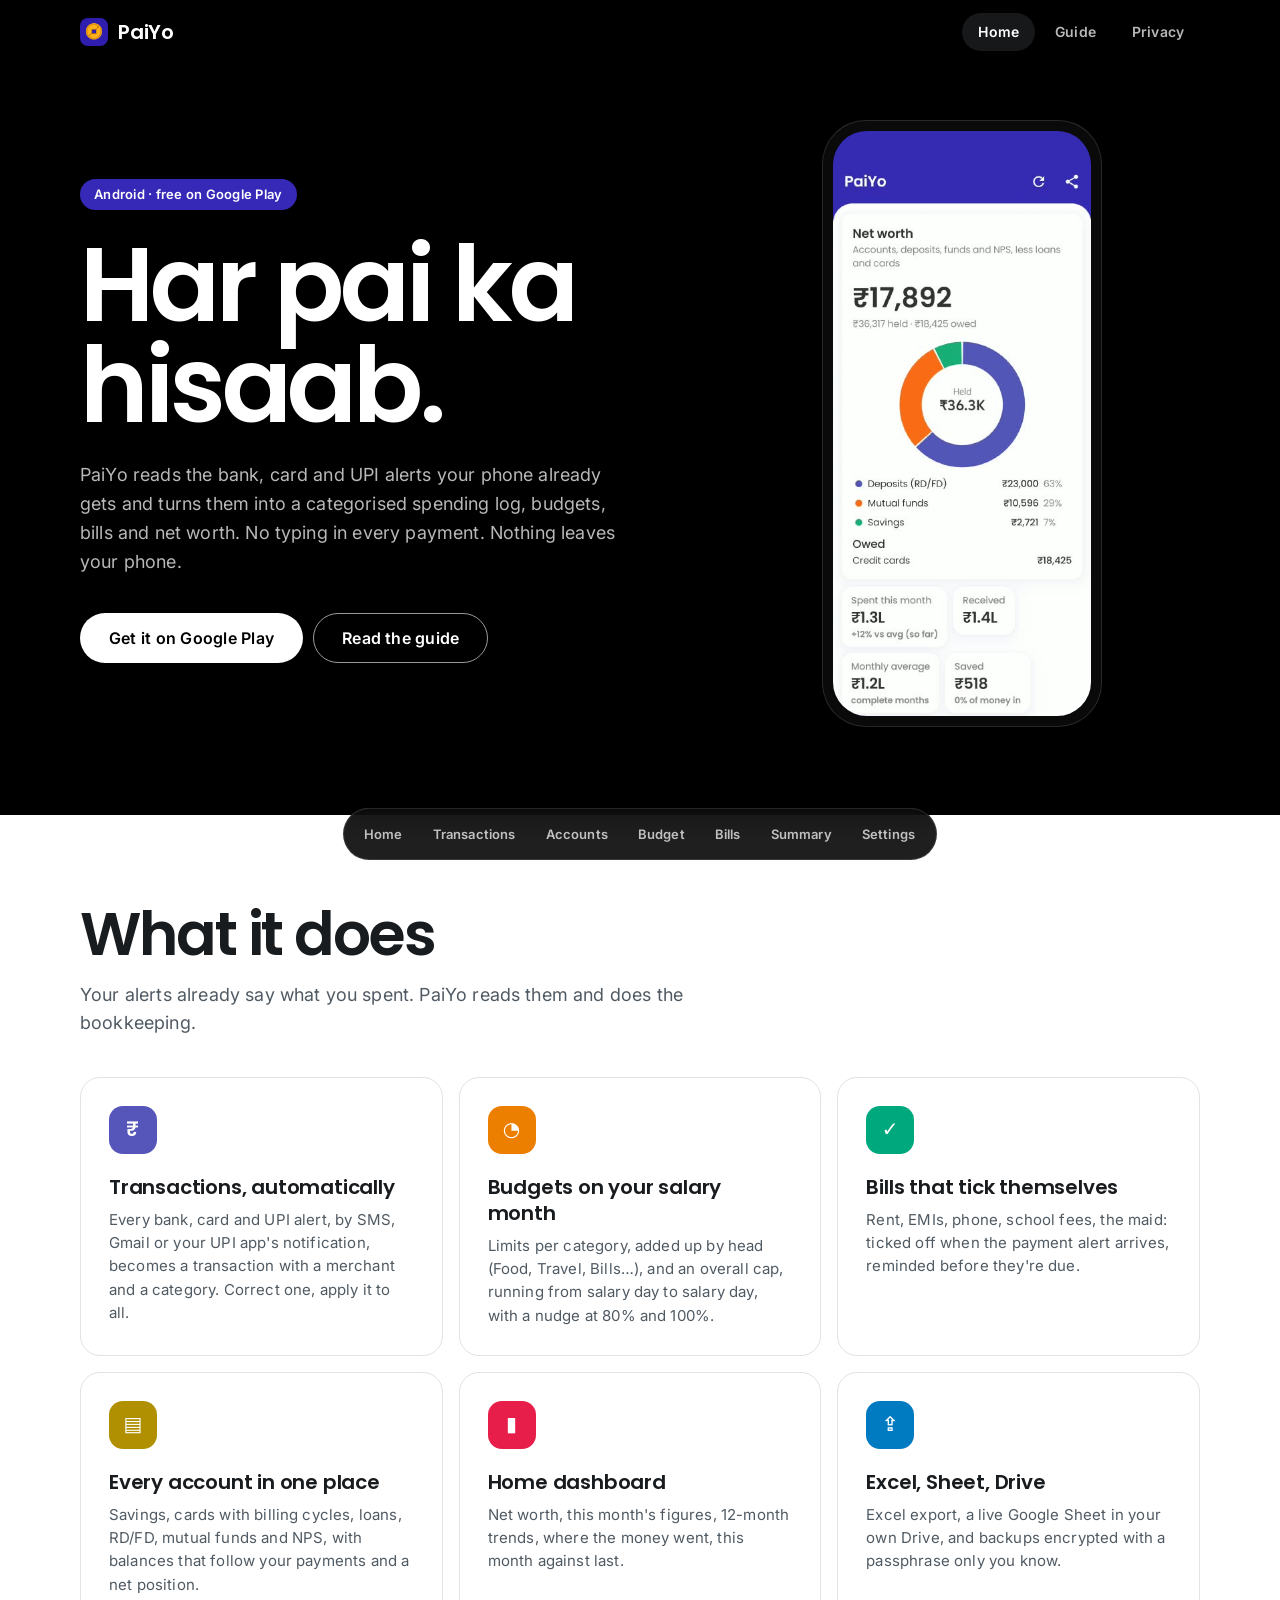
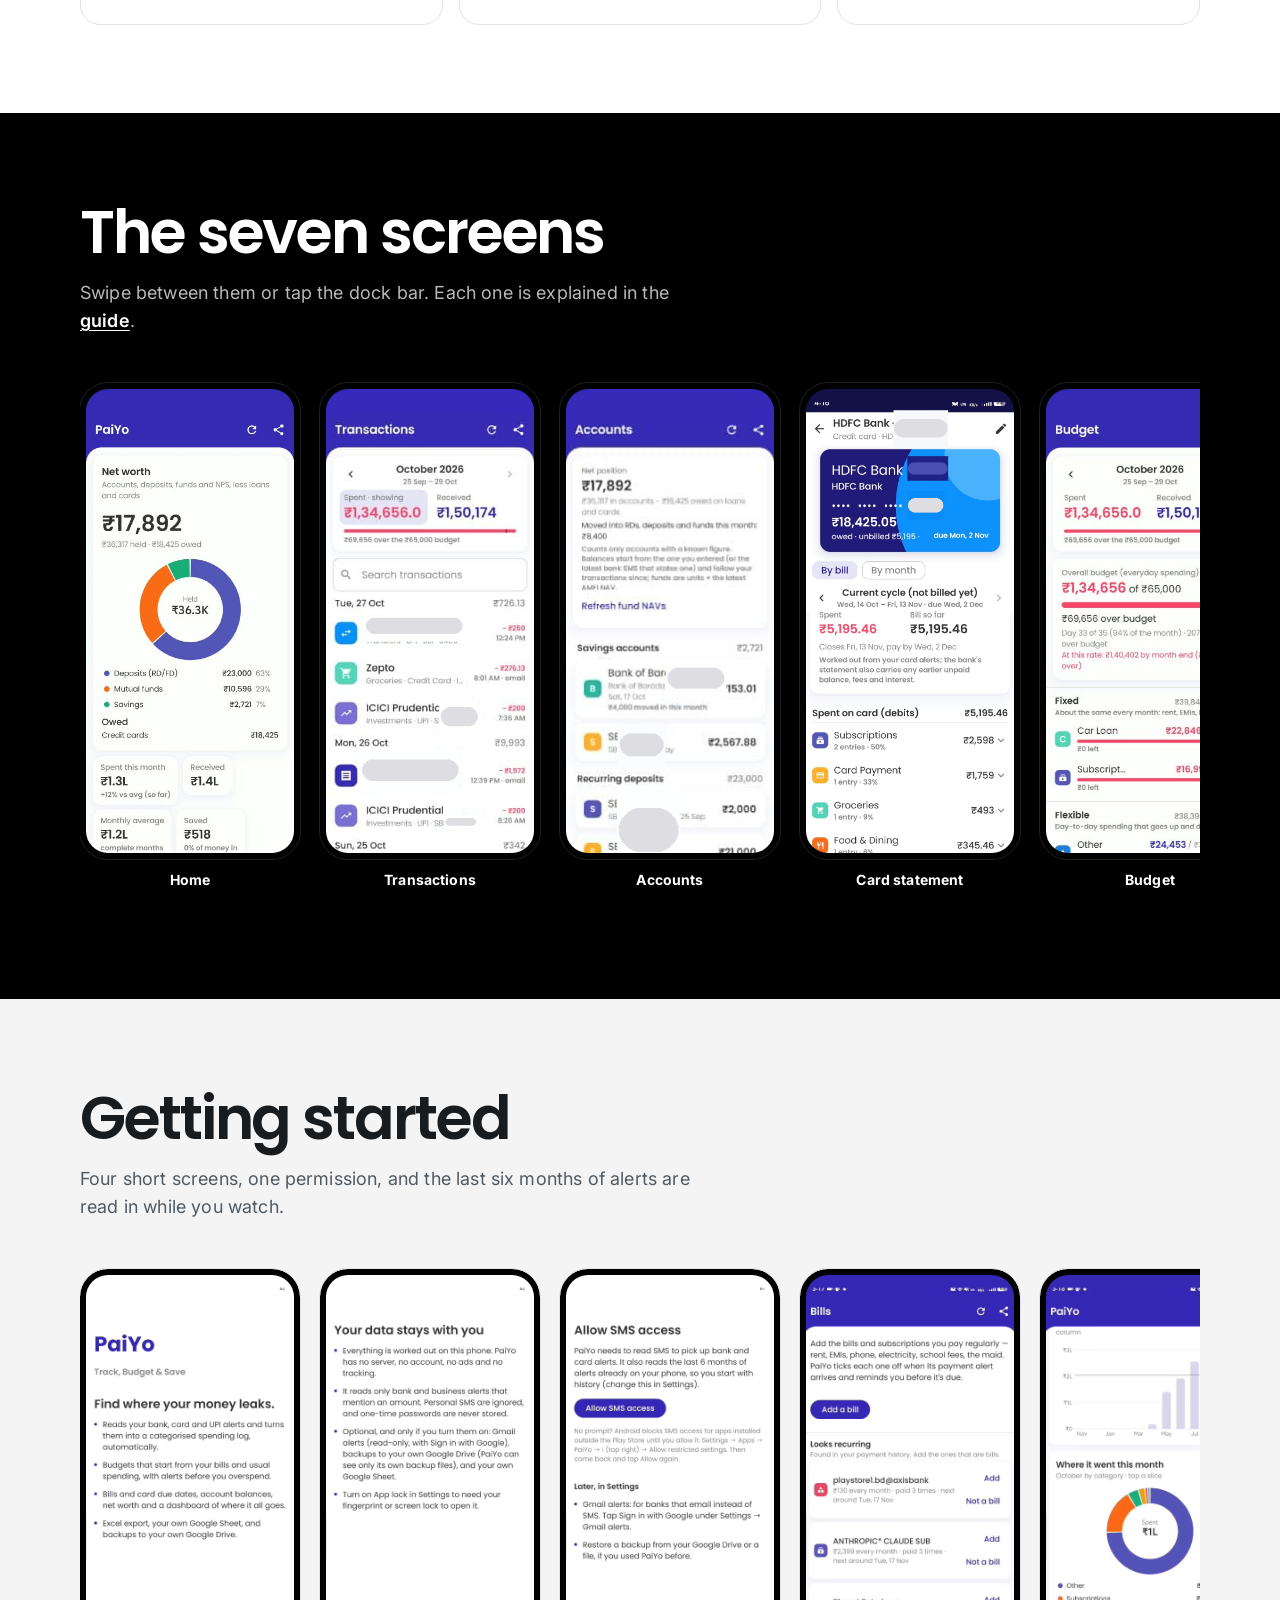
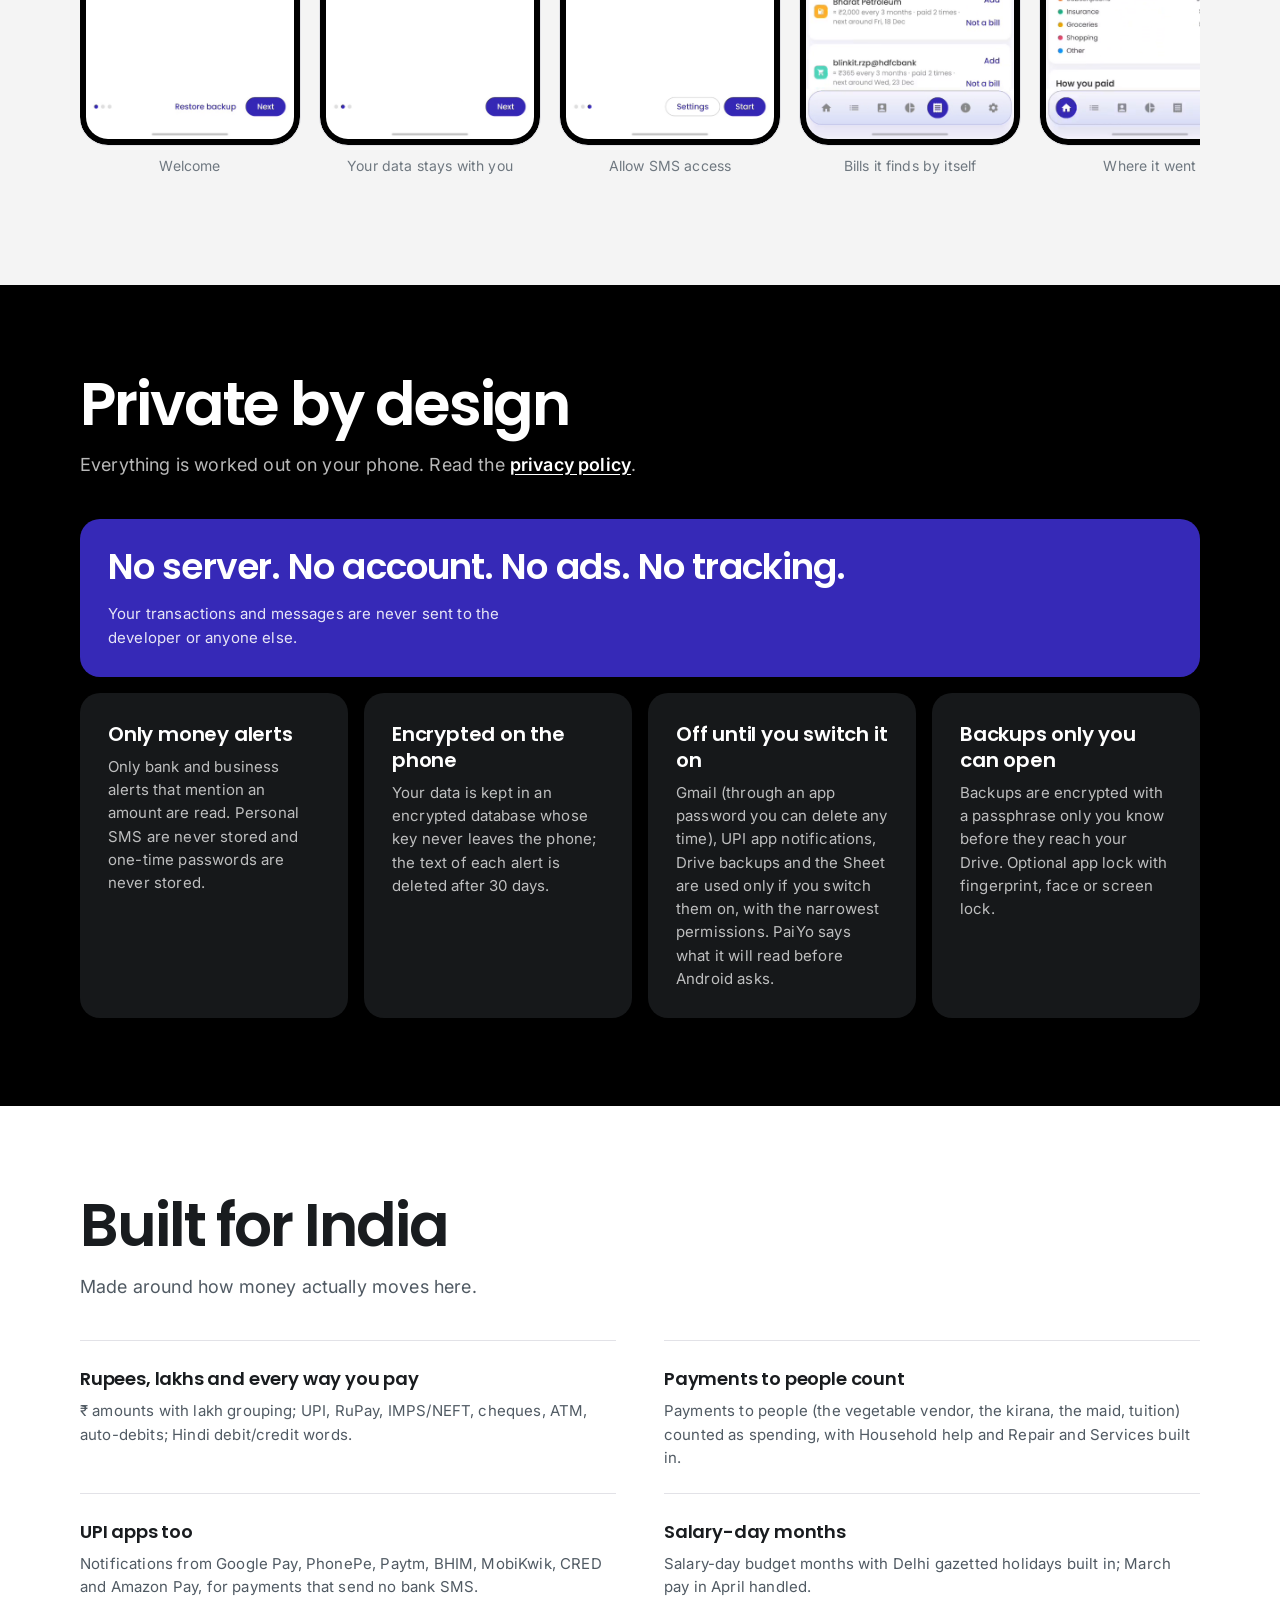
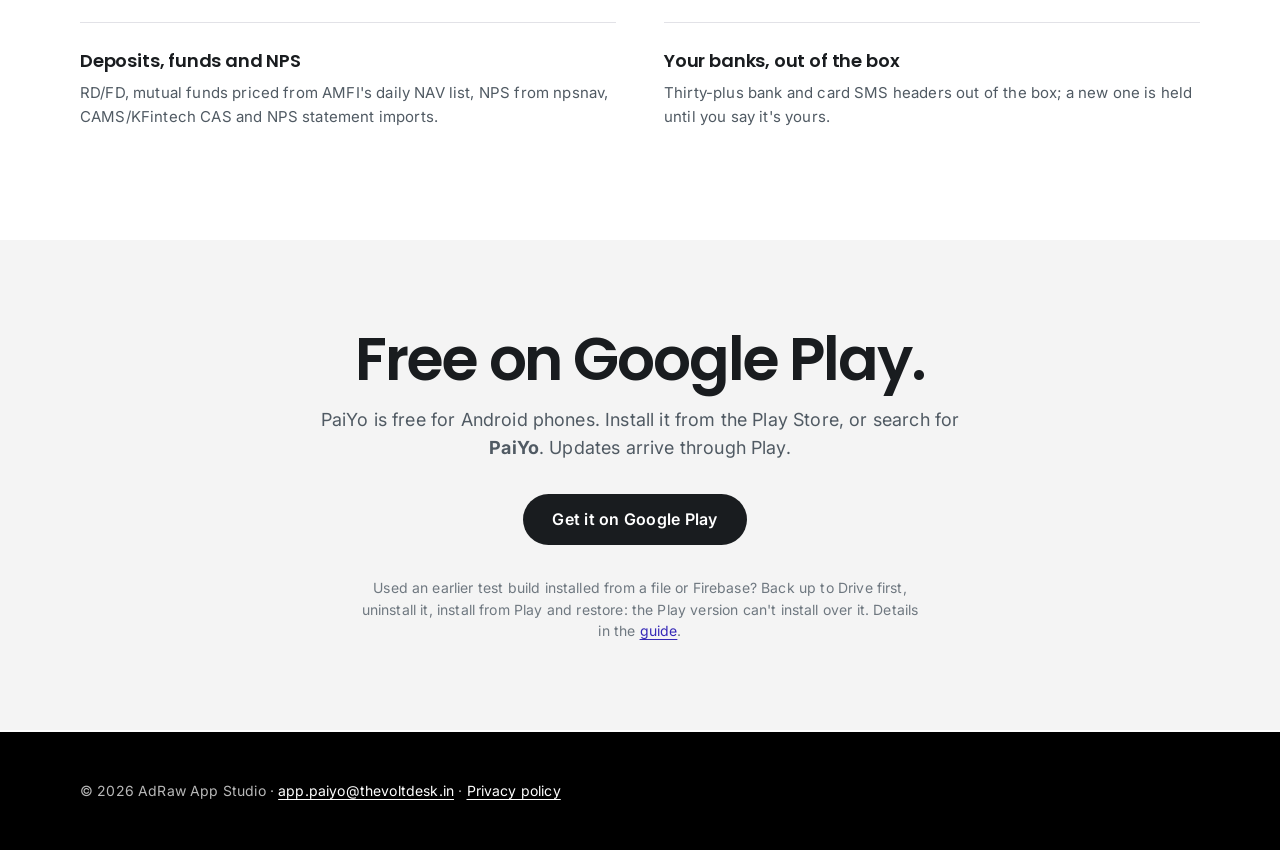
<file: index.html>
<!doctype html>
<html lang="en"><head><meta charset="utf-8"><meta name="viewport" content="width=device-width,initial-scale=1">
<title>PaiYo: Track, Budget &amp; Save</title>
<meta name="description" content="PaiYo reads the bank, card and UPI alerts on your Android phone and turns them into a categorised spending log, budgets, bills and net worth. Everything stays on your phone.">
<meta name="theme-color" content="#000000">
<link rel="preconnect" href="https://fonts.googleapis.com"><link rel="preconnect" href="https://fonts.gstatic.com" crossorigin>
<link href="https://fonts.googleapis.com/css2?family=Inter:wght@400;600;700&family=Poppins:wght@500;600&display=swap" rel="stylesheet">
<link rel="icon" href="img/icon-32.png"><link rel="apple-touch-icon" href="img/icon-192.png"><link rel="stylesheet" href="style.css"></head>
<body>
<header class="band">
<nav class="top"><a class="brand" href="index.html"><img class="coin" src="img/icon-192.png" alt="">PaiYo</a><a href="index.html" class="on">Home</a><a href="guide.html">Guide</a><a href="privacy.html">Privacy</a></nav>
<div class="hero">
<div>
<span class="tag">Android · free on Google Play</span>
<h1>Har pai ka hisaab.</h1>
<p class="lead">PaiYo reads the bank, card and UPI alerts your phone already gets and turns them into a categorised spending log, budgets, bills and net worth. No typing in every payment. Nothing leaves your phone.</p>
<a class="btn" href="https://play.google.com/store/apps/details?id=app.paiyo">Get it on Google Play</a><a class="btn ghost" href="guide.html">Read the guide</a>
</div>
<div class="phone"><img src="img/home.png" alt="PaiYo Home screen" onerror="this.outerHTML='<div class=blank>Home screen<br>screenshot</div>'"></div>
</div>
</header>

<main>
<section class="sec"><div class="wrap">
<h2>What it does</h2>
<p class="intro">Your alerts already say what you spent. PaiYo reads them and does the bookkeeping.</p>
<div class="tiles">
<div class="tile"><div class="ic i1">₹</div><b>Transactions, automatically</b><p>Every bank, card and UPI alert, by SMS, Gmail or your UPI app's notification, becomes a transaction with a merchant and a category. Correct one, apply it to all.</p></div>
<div class="tile"><div class="ic i2">◔</div><b>Budgets on your salary month</b><p>Limits per category, added up by head (Food, Travel, Bills…), and an overall cap, running from salary day to salary day, with a nudge at 80% and 100%.</p></div>
<div class="tile"><div class="ic i3">✓</div><b>Bills that tick themselves</b><p>Rent, EMIs, phone, school fees, the maid: ticked off when the payment alert arrives, reminded before they're due.</p></div>
<div class="tile"><div class="ic i4">▤</div><b>Every account in one place</b><p>Savings, cards with billing cycles, loans, RD/FD, mutual funds and NPS, with balances that follow your payments and a net position.</p></div>
<div class="tile"><div class="ic i5">▮</div><b>Home dashboard</b><p>Net worth, this month's figures, 12-month trends, where the money went, this month against last.</p></div>
<div class="tile"><div class="ic i6">⇪</div><b>Excel, Sheet, Drive</b><p>Excel export, a live Google Sheet in your own Drive, and backups encrypted with a passphrase only you know.</p></div>
</div>
</div></section>

<section class="sec dark"><div class="wrap">
<h2>The seven screens</h2>
<p class="intro">Swipe between them or tap the dock bar. Each one is explained in the <a href="guide.html#3-the-seven-screens">guide</a>.</p>
<div class="shots">
<figure><img src="img/home.png" alt="Home" loading="lazy" onerror="this.parentNode.classList.add('missing')"><figcaption><a href="guide.html#home">Home</a></figcaption></figure>
<figure><img src="img/transactions.png" alt="Transactions" loading="lazy" onerror="this.parentNode.classList.add('missing')"><figcaption><a href="guide.html#transactions">Transactions</a></figcaption></figure>
<figure><img src="img/accounts.png" alt="Accounts" loading="lazy" onerror="this.parentNode.classList.add('missing')"><figcaption><a href="guide.html#accounts">Accounts</a></figcaption></figure>
<figure><img src="img/card.png" alt="Credit card statement" loading="lazy" onerror="this.parentNode.classList.add('missing')"><figcaption><a href="guide.html#accounts">Card statement</a></figcaption></figure>
<figure><img src="img/budget.png" alt="Budget" loading="lazy" onerror="this.parentNode.classList.add('missing')"><figcaption><a href="guide.html#budget">Budget</a></figcaption></figure>
<figure><img src="img/bills.png" alt="Bills" loading="lazy" onerror="this.parentNode.classList.add('missing')"><figcaption><a href="guide.html#bills">Bills</a></figcaption></figure>
<figure><img src="img/summary.png" alt="Summary" loading="lazy" onerror="this.parentNode.classList.add('missing')"><figcaption><a href="guide.html#summary">Summary</a></figcaption></figure>
<figure><img src="img/settings.png" alt="Settings" loading="lazy" onerror="this.parentNode.classList.add('missing')"><figcaption><a href="guide.html#settings">Settings</a></figcaption></figure>
</div>
</div></section>

<section class="sec soft"><div class="wrap">
<h2>Getting started</h2>
<p class="intro">Four short screens, one permission, and the last six months of alerts are read in while you watch.</p>
<div class="shots"><figure><img src="img/welcome.png" alt="Welcome" loading="lazy"><figcaption>Welcome</figcaption></figure><figure><img src="img/privacy.png" alt="Your data stays with you" loading="lazy"><figcaption>Your data stays with you</figcaption></figure><figure><img src="img/sms-access.png" alt="Allow SMS access" loading="lazy"><figcaption>Allow SMS access</figcaption></figure><figure><img src="img/bills-recurring.png" alt="Bills it finds by itself" loading="lazy"><figcaption>Bills it finds by itself</figcaption></figure><figure><img src="img/home-charts-1.png" alt="Where it went" loading="lazy"><figcaption>Where it went</figcaption></figure></div>
</div></section>

<section class="sec dark"><div class="wrap">
<h2>Private by design</h2>
<p class="intro">Everything is worked out on your phone. Read the <a href="privacy.html">privacy policy</a>.</p>
<div class="dcards">
<div class="dcard featured"><b>No server. No account. No ads. No tracking.</b><span>Your transactions and messages are never sent to the developer or anyone else.</span></div>
<div class="dcard"><b>Only money alerts</b>Only bank and business alerts that mention an amount are read. Personal SMS are never stored and one-time passwords are never stored.</div>
<div class="dcard"><b>Encrypted on the phone</b>Your data is kept in an encrypted database whose key never leaves the phone; the text of each alert is deleted after 30 days.</div>
<div class="dcard"><b>Off until you switch it on</b>Gmail (through an app password you can delete any time), UPI app notifications, Drive backups and the Sheet are used only if you switch them on, with the narrowest permissions. PaiYo says what it will read before Android asks.</div>
<div class="dcard"><b>Backups only you can open</b>Backups are encrypted with a passphrase only you know before they reach your Drive. Optional app lock with fingerprint, face or screen lock.</div>
</div>
</div></section>

<section class="sec"><div class="wrap">
<h2>Built for India</h2>
<p class="intro">Made around how money actually moves here.</p>
<div class="rows">
<div class="row"><b>Rupees, lakhs and every way you pay</b><p>₹ amounts with lakh grouping; UPI, RuPay, IMPS/NEFT, cheques, ATM, auto-debits; Hindi debit/credit words.</p></div>
<div class="row"><b>Payments to people count</b><p>Payments to people (the vegetable vendor, the kirana, the maid, tuition) counted as spending, with Household help and Repair and Services built in.</p></div>
<div class="row"><b>UPI apps too</b><p>Notifications from Google Pay, PhonePe, Paytm, BHIM, MobiKwik, CRED and Amazon Pay, for payments that send no bank SMS.</p></div>
<div class="row"><b>Salary-day months</b><p>Salary-day budget months with Delhi gazetted holidays built in; March pay in April handled.</p></div>
<div class="row"><b>Deposits, funds and NPS</b><p>RD/FD, mutual funds priced from AMFI's daily NAV list, NPS from npsnav, CAMS/KFintech CAS and NPS statement imports.</p></div>
<div class="row"><b>Your banks, out of the box</b><p>Thirty-plus bank and card SMS headers out of the box; a new one is held until you say it's yours.</p></div>
</div>
</div></section>

<section class="sec soft cta"><div class="wrap">
<h2>Free on Google Play.</h2>
<p class="intro">PaiYo is free for Android phones. Install it from the Play Store, or search for <strong>PaiYo</strong>. Updates arrive through Play.</p>
<a class="btn dark" href="https://play.google.com/store/apps/details?id=app.paiyo">Get it on Google Play</a>
<p class="note">Used an earlier test build installed from a file or Firebase? Back up to Drive first, uninstall it, install from Play and restore: the Play version can't install over it. Details in the <a href="guide.html#installing">guide</a>.</p>
</div></section>

<nav class="dock" aria-label="Screens in the guide"><a href="guide.html#home">Home</a><a href="guide.html#transactions">Transactions</a><a href="guide.html#accounts">Accounts</a><a href="guide.html#budget">Budget</a><a href="guide.html#bills">Bills</a><a href="guide.html#summary">Summary</a><a href="guide.html#settings">Settings</a></nav>
</main>
<footer>© 2026 AdRaw App Studio · <a href="mailto:app.paiyo@thevoltdesk.in">app.paiyo@thevoltdesk.in</a> · <a href="privacy.html">Privacy policy</a></footer>
</body></html>
</file>
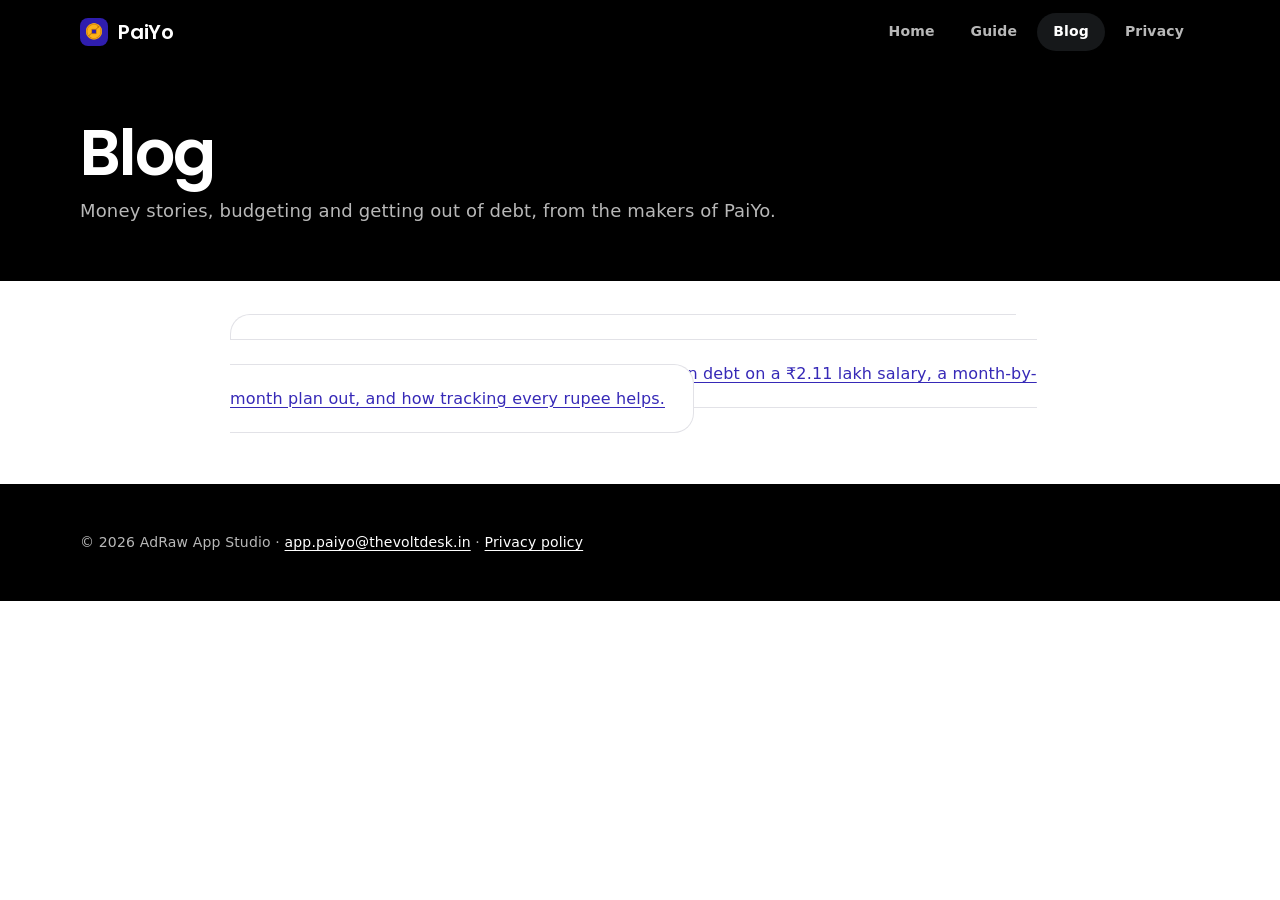
<file: blogs/index.html>
<!doctype html>
<html lang="en"><head><meta charset="utf-8"><meta name="viewport" content="width=device-width,initial-scale=1">
<title>PaiYo Blog</title>
<meta name="description" content="Money stories, budgeting and getting out of debt, from the makers of PaiYo.">
<link rel="canonical" href="https://paiyo.thevoltdesk.in/blogs/">
<meta property="og:type" content="article"><meta property="og:title" content="PaiYo Blog">
<meta property="og:description" content="Money stories, budgeting and getting out of debt, from the makers of PaiYo."><meta property="og:url" content="https://paiyo.thevoltdesk.in/blogs/">
<meta property="og:image" content="https://paiyo.thevoltdesk.in/img/icon-512.png"><meta name="twitter:card" content="summary">
<meta name="theme-color" content="#3629B7">
<link href="https://fonts.googleapis.com/css2?family=Poppins:wght@400;600&display=swap" rel="stylesheet">
<link rel="icon" href="../img/icon-32.png"><link rel="apple-touch-icon" href="../img/icon-192.png"><link rel="stylesheet" href="../style.css"></head>
<body>
<header class="band"><nav class="top"><a class="brand" href="../index.html"><img class="coin" src="../img/icon-192.png" alt="">PaiYo</a><a href="../index.html">Home</a><a href="../guide.html">Guide</a><a href="../blogs/" class="on">Blog</a><a href="../privacy.html">Privacy</a></nav>
<h1>Blog</h1><p>Money stories, budgeting and getting out of debt, from the makers of PaiYo.</p></header>
<main class="sheet">
<a class="card postcard" href="17-lakh-debt-way-out/"><span class="muted">13 November 2026</span><b>Earning ₹2.11 Lakh, Owing ₹17 Lakh: A Way Out of the Loan Trap</b><span>A real r/IndiaFinance story of ₹17 lakh in card and app-loan debt on a ₹2.11 lakh salary, a month-by-month plan out, and how tracking every rupee helps.</span></a>
</main>
<footer>© 2026 AdRaw App Studio · <a href="mailto:app.paiyo@thevoltdesk.in">app.paiyo@thevoltdesk.in</a> · <a href="../privacy.html">Privacy policy</a></footer>
</body></html>
</file>
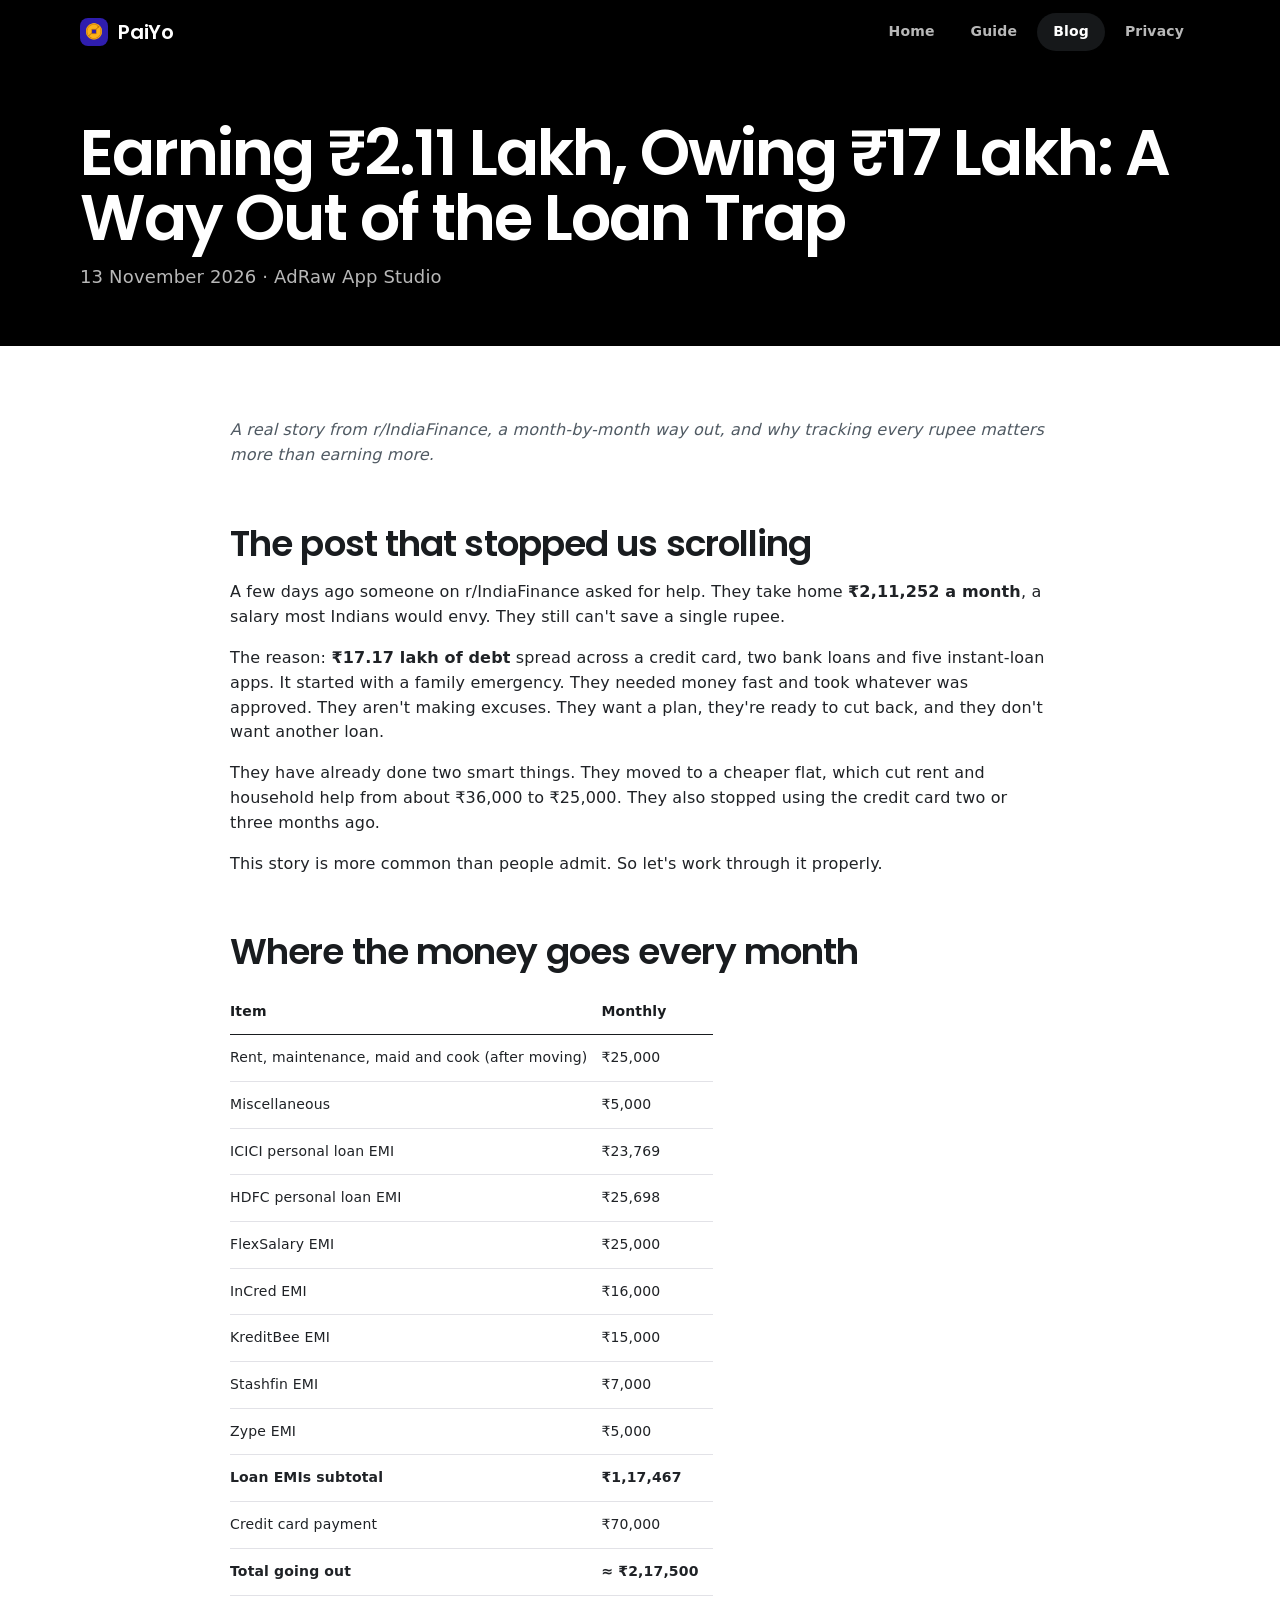
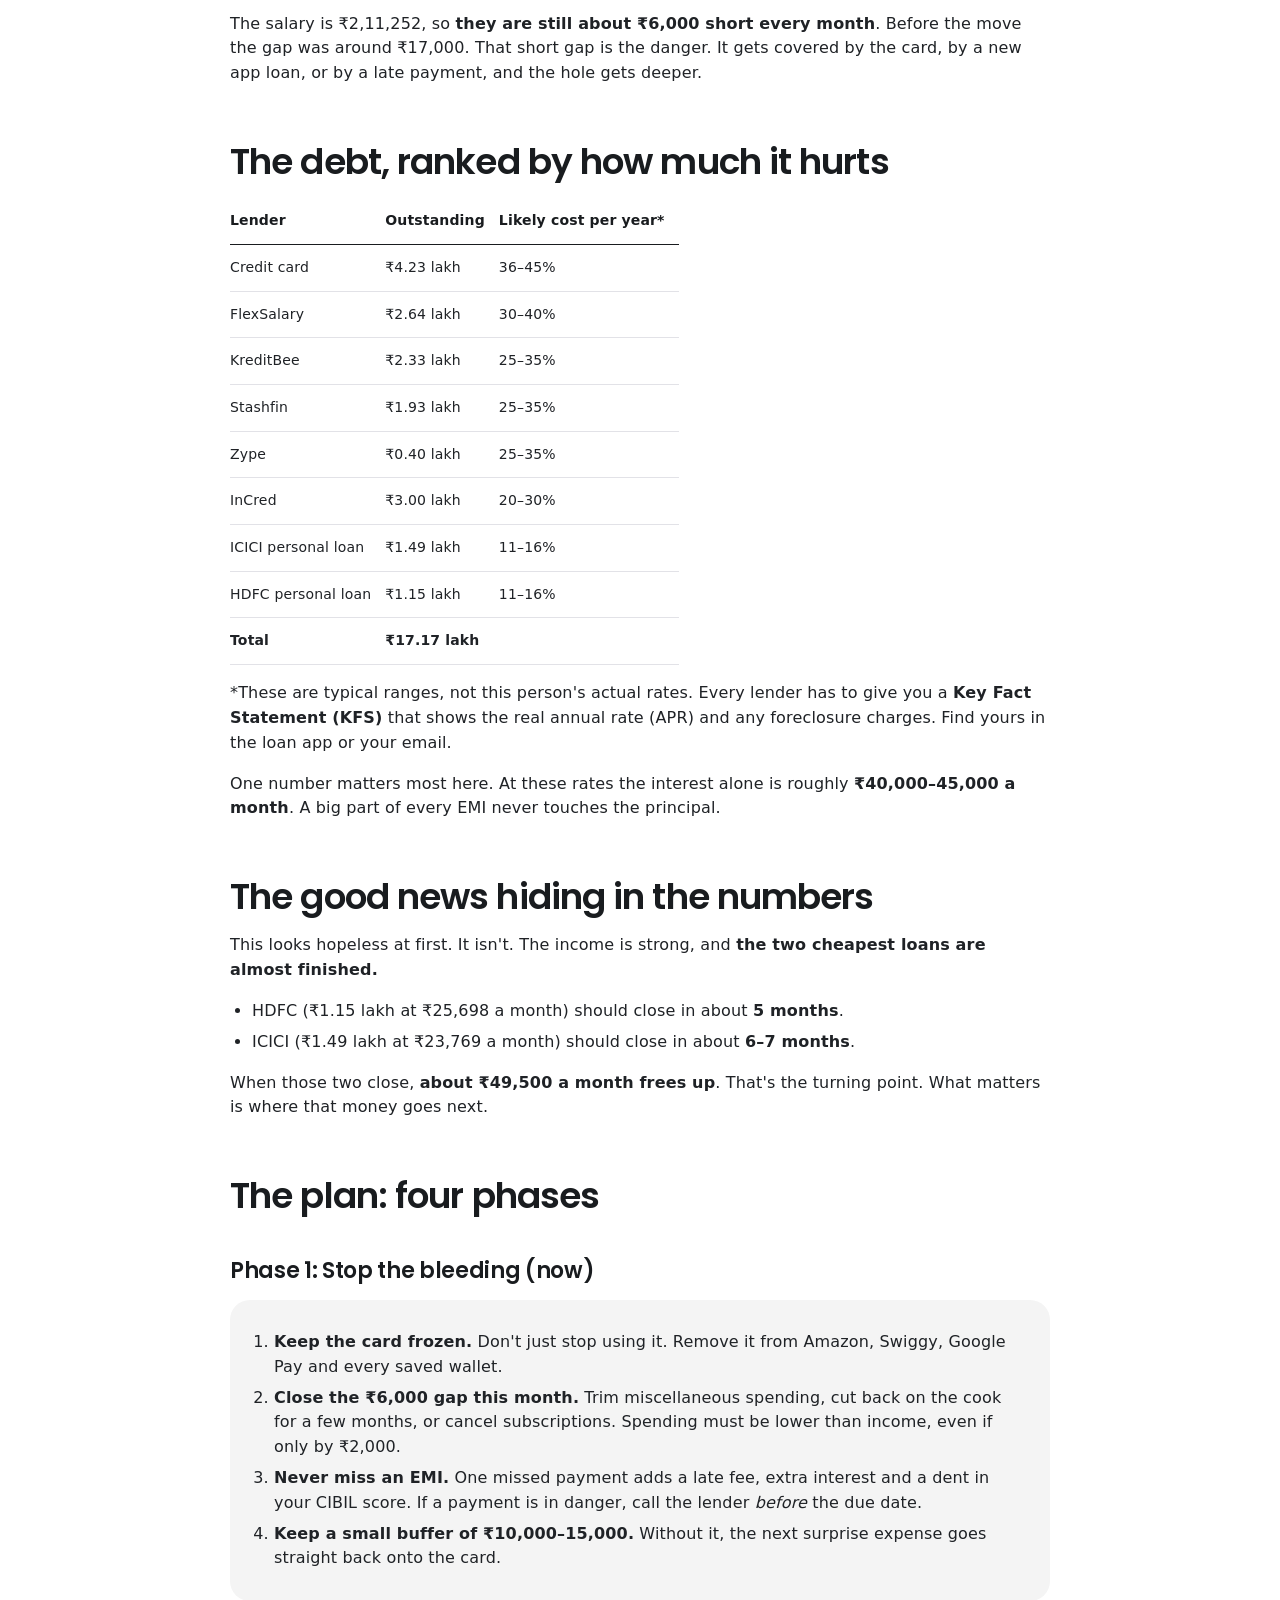
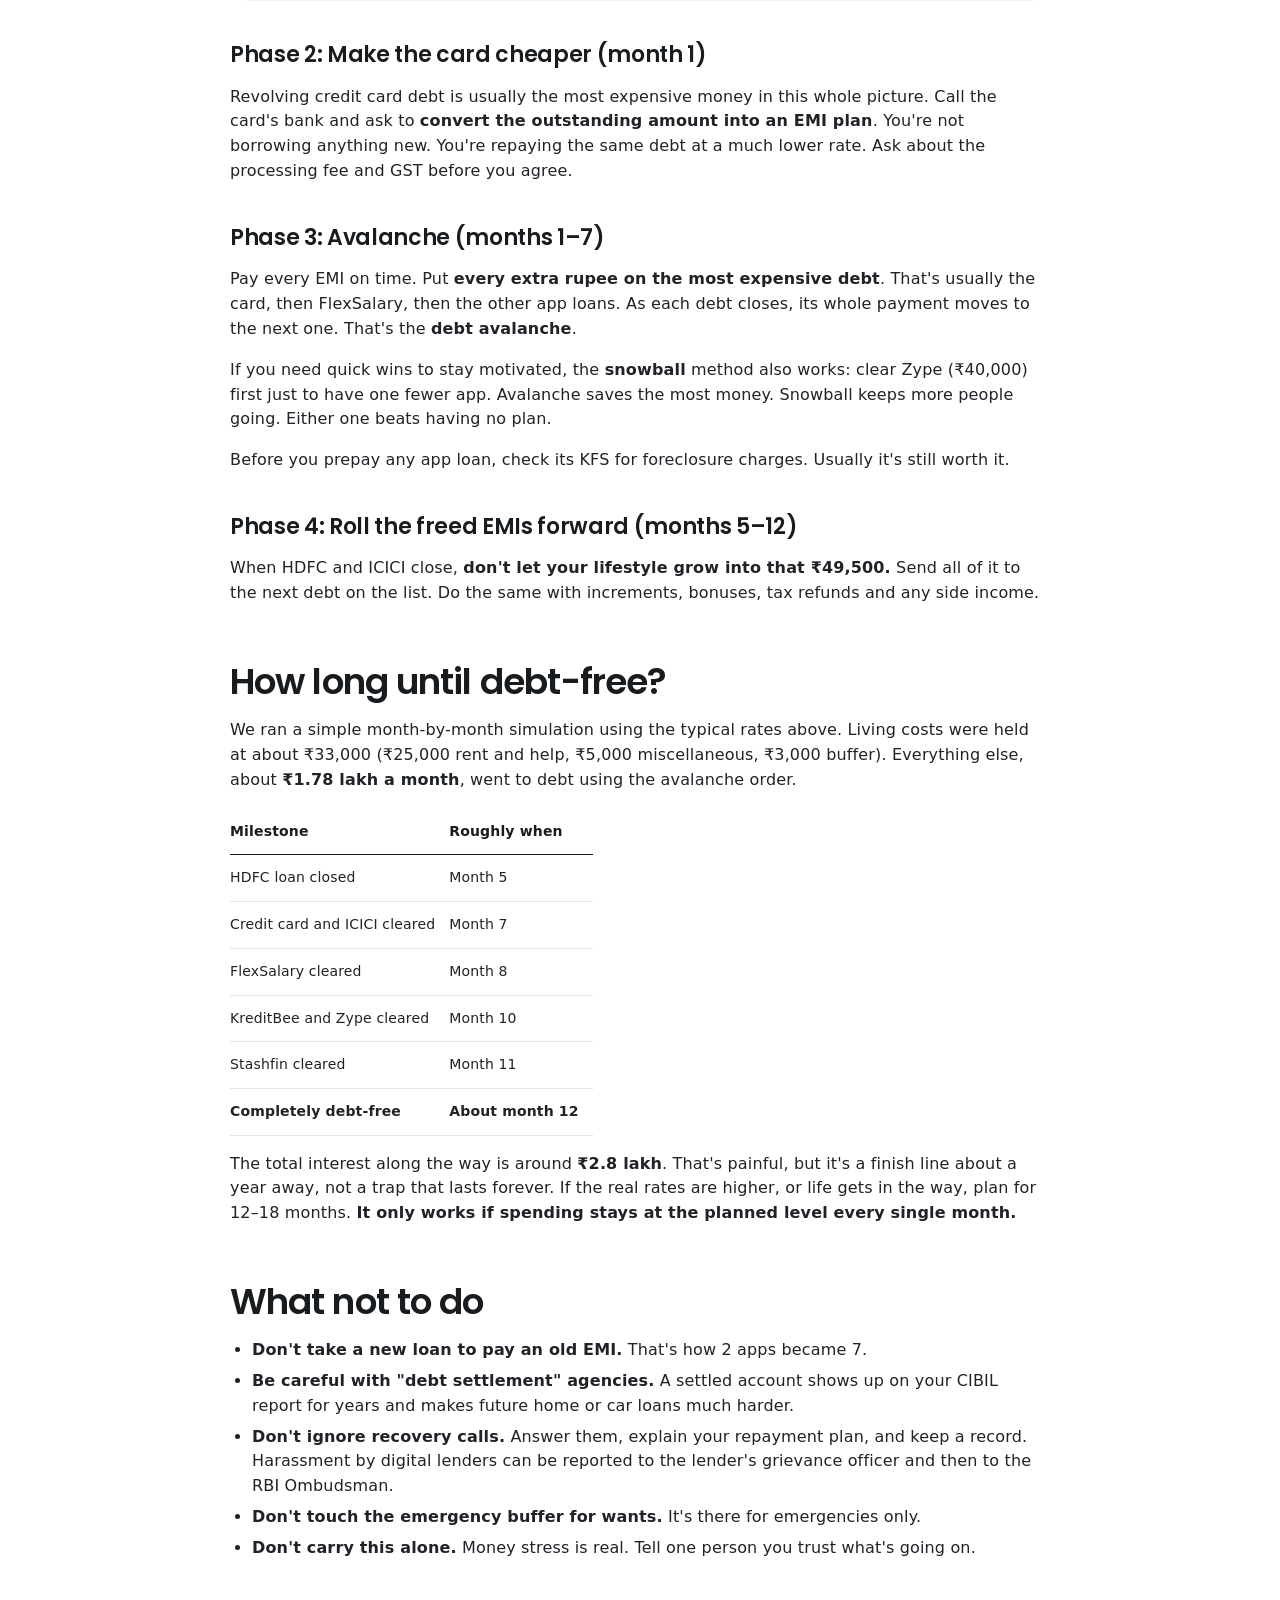
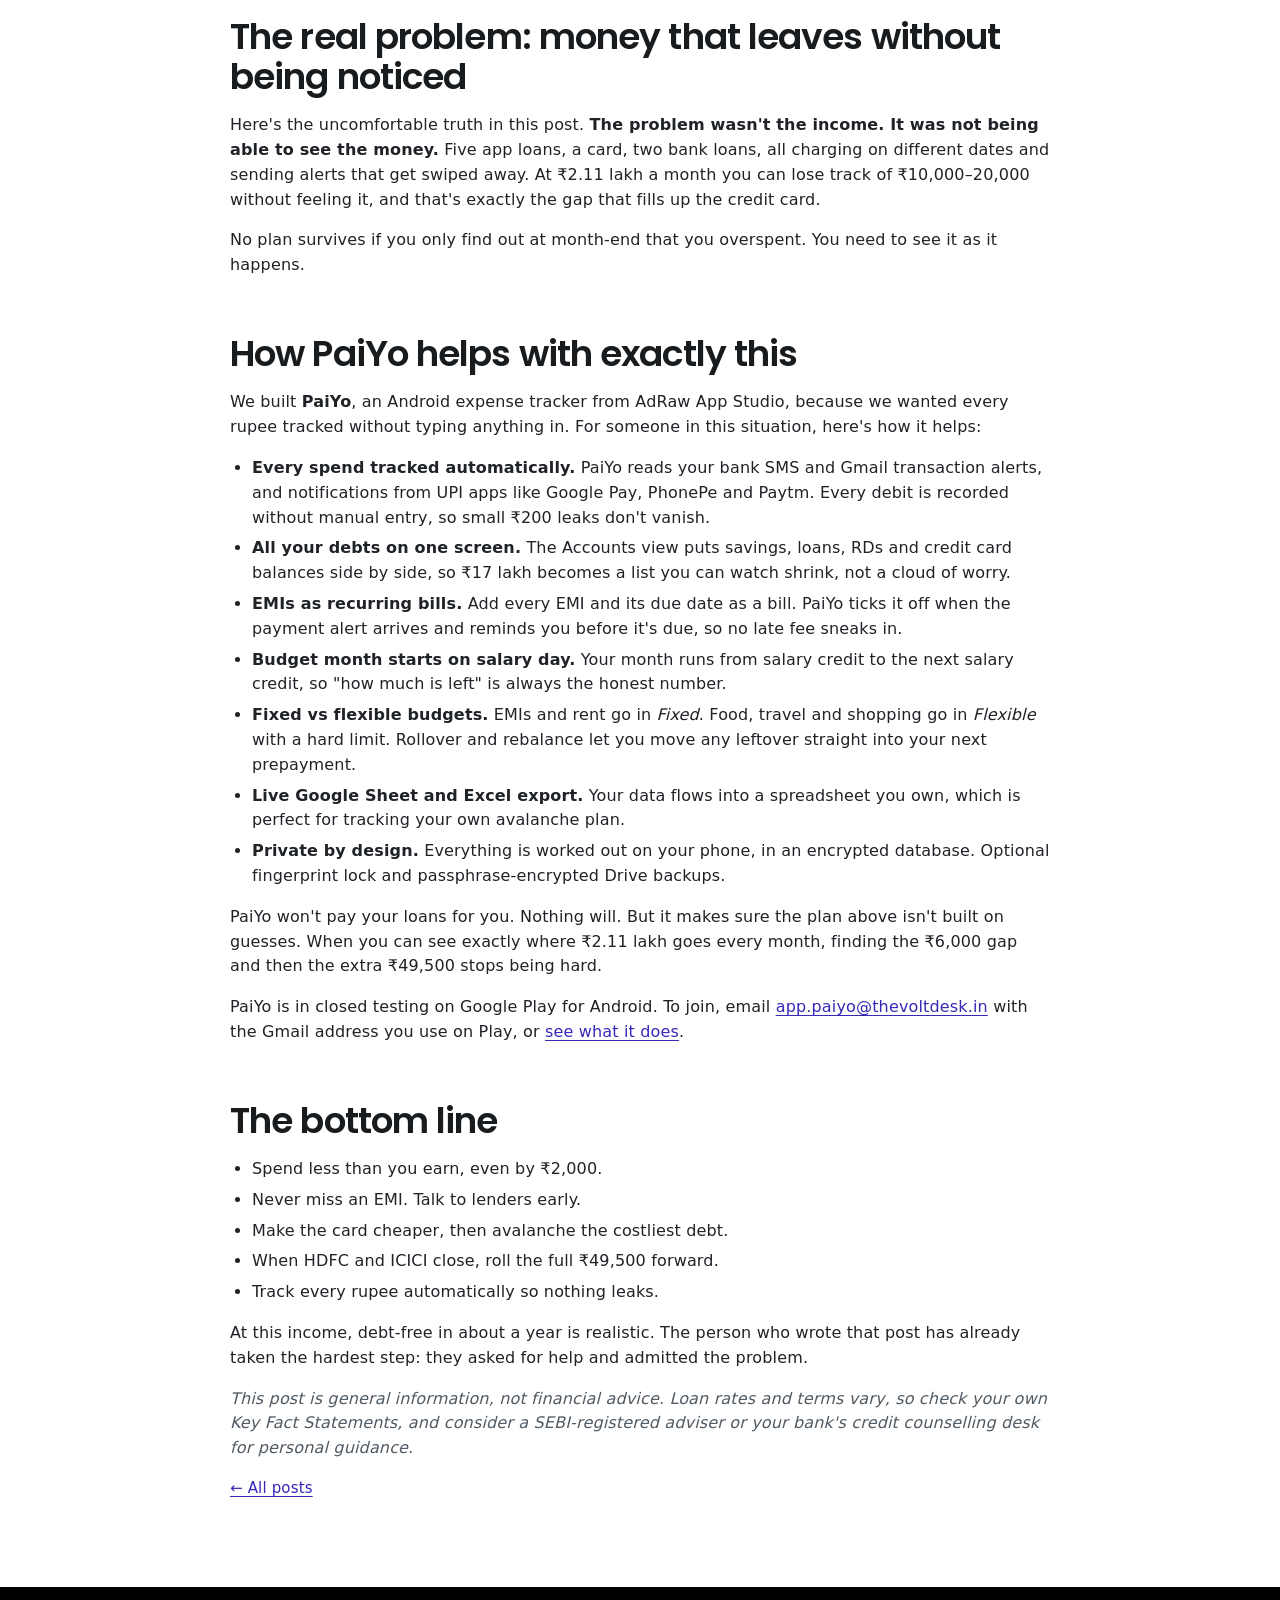
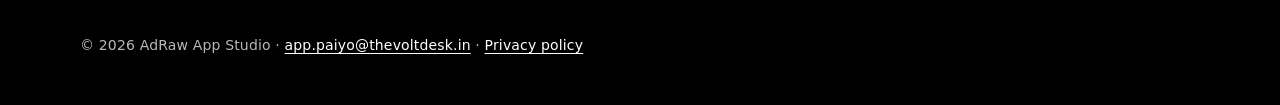
<file: blogs/17-lakh-debt-way-out/index.html>
<!doctype html>
<html lang="en"><head><meta charset="utf-8"><meta name="viewport" content="width=device-width,initial-scale=1">
<title>Earning ₹2.11 Lakh, Owing ₹17 Lakh: A Way Out of the Loan Trap</title>
<meta name="description" content="A real r/IndiaFinance story of ₹17 lakh in card and app-loan debt on a ₹2.11 lakh salary, a month-by-month plan out, and how tracking every rupee helps.">
<link rel="canonical" href="https://paiyo.thevoltdesk.in/blogs/17-lakh-debt-way-out/">
<meta property="og:type" content="article"><meta property="og:title" content="Earning ₹2.11 Lakh, Owing ₹17 Lakh: A Way Out of the Loan Trap">
<meta property="og:description" content="A real r/IndiaFinance story of ₹17 lakh in card and app-loan debt on a ₹2.11 lakh salary, a month-by-month plan out, and how tracking every rupee helps."><meta property="og:url" content="https://paiyo.thevoltdesk.in/blogs/17-lakh-debt-way-out/">
<meta property="og:image" content="https://paiyo.thevoltdesk.in/img/icon-512.png"><meta name="twitter:card" content="summary">
<meta name="theme-color" content="#3629B7">
<link href="https://fonts.googleapis.com/css2?family=Poppins:wght@400;600&display=swap" rel="stylesheet">
<link rel="icon" href="../../img/icon-32.png"><link rel="apple-touch-icon" href="../../img/icon-192.png"><link rel="stylesheet" href="../../style.css">
<script type="application/ld+json">{"@context": "https://schema.org", "@type": "BlogPosting", "headline": "Earning ₹2.11 Lakh, Owing ₹17 Lakh: A Way Out of the Loan Trap", "description": "A real r/IndiaFinance story of ₹17 lakh in card and app-loan debt on a ₹2.11 lakh salary, a month-by-month plan out, and how tracking every rupee helps.", "datePublished": "2026-11-13", "url": "https://paiyo.thevoltdesk.in/blogs/17-lakh-debt-way-out/", "author": {"@type": "Organization", "name": "AdRaw App Studio"}, "publisher": {"@type": "Organization", "name": "AdRaw App Studio"}}</script></head>
<body>
<header class="band"><nav class="top"><a class="brand" href="../../index.html"><img class="coin" src="../../img/icon-192.png" alt="">PaiYo</a><a href="../../index.html">Home</a><a href="../../guide.html">Guide</a><a href="../../blogs/" class="on">Blog</a><a href="../../privacy.html">Privacy</a></nav>
<h1>Earning ₹2.11 Lakh, Owing ₹17 Lakh: A Way Out of the Loan Trap</h1><p>13 November 2026 · AdRaw App Studio</p></header>
<main class="sheet guide post">
<p><em>A real story from r/IndiaFinance, a month-by-month way out, and why tracking every rupee matters more than earning more.</em></p>
<h2>The post that stopped us scrolling</h2>
<p>A few days ago someone on r/IndiaFinance asked for help. They take home <strong>₹2,11,252 a month</strong>, a salary most Indians would envy. They still can't save a single rupee.</p>
<p>The reason: <strong>₹17.17 lakh of debt</strong> spread across a credit card, two bank loans and five instant-loan apps. It started with a family emergency. They needed money fast and took whatever was approved. They aren't making excuses. They want a plan, they're ready to cut back, and they don't want another loan.</p>
<p>They have already done two smart things. They moved to a cheaper flat, which cut rent and household help from about ₹36,000 to ₹25,000. They also stopped using the credit card two or three months ago.</p>
<p>This story is more common than people admit. So let's work through it properly.</p>
<h2>Where the money goes every month</h2>
<table>
<thead>
<tr>
<th>Item</th>
<th>Monthly</th>
</tr>
</thead>
<tbody>
<tr>
<td>Rent, maintenance, maid and cook (after moving)</td>
<td>₹25,000</td>
</tr>
<tr>
<td>Miscellaneous</td>
<td>₹5,000</td>
</tr>
<tr>
<td>ICICI personal loan EMI</td>
<td>₹23,769</td>
</tr>
<tr>
<td>HDFC personal loan EMI</td>
<td>₹25,698</td>
</tr>
<tr>
<td>FlexSalary EMI</td>
<td>₹25,000</td>
</tr>
<tr>
<td>InCred EMI</td>
<td>₹16,000</td>
</tr>
<tr>
<td>KreditBee EMI</td>
<td>₹15,000</td>
</tr>
<tr>
<td>Stashfin EMI</td>
<td>₹7,000</td>
</tr>
<tr>
<td>Zype EMI</td>
<td>₹5,000</td>
</tr>
<tr>
<td><strong>Loan EMIs subtotal</strong></td>
<td><strong>₹1,17,467</strong></td>
</tr>
<tr>
<td>Credit card payment</td>
<td>₹70,000</td>
</tr>
<tr>
<td><strong>Total going out</strong></td>
<td><strong>≈ ₹2,17,500</strong></td>
</tr>
</tbody>
</table>
<p>The salary is ₹2,11,252, so <strong>they are still about ₹6,000 short every month</strong>. Before the move the gap was around ₹17,000. That short gap is the danger. It gets covered by the card, by a new app loan, or by a late payment, and the hole gets deeper.</p>
<h2>The debt, ranked by how much it hurts</h2>
<table>
<thead>
<tr>
<th>Lender</th>
<th>Outstanding</th>
<th>Likely cost per year*</th>
</tr>
</thead>
<tbody>
<tr>
<td>Credit card</td>
<td>₹4.23 lakh</td>
<td>36–45%</td>
</tr>
<tr>
<td>FlexSalary</td>
<td>₹2.64 lakh</td>
<td>30–40%</td>
</tr>
<tr>
<td>KreditBee</td>
<td>₹2.33 lakh</td>
<td>25–35%</td>
</tr>
<tr>
<td>Stashfin</td>
<td>₹1.93 lakh</td>
<td>25–35%</td>
</tr>
<tr>
<td>Zype</td>
<td>₹0.40 lakh</td>
<td>25–35%</td>
</tr>
<tr>
<td>InCred</td>
<td>₹3.00 lakh</td>
<td>20–30%</td>
</tr>
<tr>
<td>ICICI personal loan</td>
<td>₹1.49 lakh</td>
<td>11–16%</td>
</tr>
<tr>
<td>HDFC personal loan</td>
<td>₹1.15 lakh</td>
<td>11–16%</td>
</tr>
<tr>
<td><strong>Total</strong></td>
<td><strong>₹17.17 lakh</strong></td>
<td></td>
</tr>
</tbody>
</table>
<p>*These are typical ranges, not this person's actual rates. Every lender has to give you a <strong>Key Fact Statement (KFS)</strong> that shows the real annual rate (APR) and any foreclosure charges. Find yours in the loan app or your email.</p>
<p>One number matters most here. At these rates the interest alone is roughly <strong>₹40,000–45,000 a month</strong>. A big part of every EMI never touches the principal.</p>
<h2>The good news hiding in the numbers</h2>
<p>This looks hopeless at first. It isn't. The income is strong, and <strong>the two cheapest loans are almost finished.</strong></p>
<ul>
<li>HDFC (₹1.15 lakh at ₹25,698 a month) should close in about <strong>5 months</strong>.</li>
<li>ICICI (₹1.49 lakh at ₹23,769 a month) should close in about <strong>6–7 months</strong>.</li>
</ul>
<p>When those two close, <strong>about ₹49,500 a month frees up</strong>. That's the turning point. What matters is where that money goes next.</p>
<h2>The plan: four phases</h2>
<h3>Phase 1: Stop the bleeding (now)</h3>
<ol>
<li><strong>Keep the card frozen.</strong> Don't just stop using it. Remove it from Amazon, Swiggy, Google Pay and every saved wallet.</li>
<li><strong>Close the ₹6,000 gap this month.</strong> Trim miscellaneous spending, cut back on the cook for a few months, or cancel subscriptions. Spending must be lower than income, even if only by ₹2,000.</li>
<li><strong>Never miss an EMI.</strong> One missed payment adds a late fee, extra interest and a dent in your CIBIL score. If a payment is in danger, call the lender <em>before</em> the due date.</li>
<li><strong>Keep a small buffer of ₹10,000–15,000.</strong> Without it, the next surprise expense goes straight back onto the card.</li>
</ol>
<h3>Phase 2: Make the card cheaper (month 1)</h3>
<p>Revolving credit card debt is usually the most expensive money in this whole picture. Call the card's bank and ask to <strong>convert the outstanding amount into an EMI plan</strong>. You're not borrowing anything new. You're repaying the same debt at a much lower rate. Ask about the processing fee and GST before you agree.</p>
<h3>Phase 3: Avalanche (months 1–7)</h3>
<p>Pay every EMI on time. Put <strong>every extra rupee on the most expensive debt</strong>. That's usually the card, then FlexSalary, then the other app loans. As each debt closes, its whole payment moves to the next one. That's the <strong>debt avalanche</strong>.</p>
<p>If you need quick wins to stay motivated, the <strong>snowball</strong> method also works: clear Zype (₹40,000) first just to have one fewer app. Avalanche saves the most money. Snowball keeps more people going. Either one beats having no plan.</p>
<p>Before you prepay any app loan, check its KFS for foreclosure charges. Usually it's still worth it.</p>
<h3>Phase 4: Roll the freed EMIs forward (months 5–12)</h3>
<p>When HDFC and ICICI close, <strong>don't let your lifestyle grow into that ₹49,500.</strong> Send all of it to the next debt on the list. Do the same with increments, bonuses, tax refunds and any side income.</p>
<h2>How long until debt-free?</h2>
<p>We ran a simple month-by-month simulation using the typical rates above. Living costs were held at about ₹33,000 (₹25,000 rent and help, ₹5,000 miscellaneous, ₹3,000 buffer). Everything else, about <strong>₹1.78 lakh a month</strong>, went to debt using the avalanche order.</p>
<table>
<thead>
<tr>
<th>Milestone</th>
<th>Roughly when</th>
</tr>
</thead>
<tbody>
<tr>
<td>HDFC loan closed</td>
<td>Month 5</td>
</tr>
<tr>
<td>Credit card and ICICI cleared</td>
<td>Month 7</td>
</tr>
<tr>
<td>FlexSalary cleared</td>
<td>Month 8</td>
</tr>
<tr>
<td>KreditBee and Zype cleared</td>
<td>Month 10</td>
</tr>
<tr>
<td>Stashfin cleared</td>
<td>Month 11</td>
</tr>
<tr>
<td><strong>Completely debt-free</strong></td>
<td><strong>About month 12</strong></td>
</tr>
</tbody>
</table>
<p>The total interest along the way is around <strong>₹2.8 lakh</strong>. That's painful, but it's a finish line about a year away, not a trap that lasts forever. If the real rates are higher, or life gets in the way, plan for 12–18 months. <strong>It only works if spending stays at the planned level every single month.</strong></p>
<h2>What not to do</h2>
<ul>
<li><strong>Don't take a new loan to pay an old EMI.</strong> That's how 2 apps became 7.</li>
<li><strong>Be careful with "debt settlement" agencies.</strong> A settled account shows up on your CIBIL report for years and makes future home or car loans much harder.</li>
<li><strong>Don't ignore recovery calls.</strong> Answer them, explain your repayment plan, and keep a record. Harassment by digital lenders can be reported to the lender's grievance officer and then to the RBI Ombudsman.</li>
<li><strong>Don't touch the emergency buffer for wants.</strong> It's there for emergencies only.</li>
<li><strong>Don't carry this alone.</strong> Money stress is real. Tell one person you trust what's going on.</li>
</ul>
<h2>The real problem: money that leaves without being noticed</h2>
<p>Here's the uncomfortable truth in this post. <strong>The problem wasn't the income. It was not being able to see the money.</strong> Five app loans, a card, two bank loans, all charging on different dates and sending alerts that get swiped away. At ₹2.11 lakh a month you can lose track of ₹10,000–20,000 without feeling it, and that's exactly the gap that fills up the credit card.</p>
<p>No plan survives if you only find out at month-end that you overspent. You need to see it as it happens.</p>
<h2>How PaiYo helps with exactly this</h2>
<p>We built <strong>PaiYo</strong>, an Android expense tracker from AdRaw App Studio, because we wanted every rupee tracked without typing anything in. For someone in this situation, here's how it helps:</p>
<ul>
<li><strong>Every spend tracked automatically.</strong> PaiYo reads your bank SMS and Gmail transaction alerts, and notifications from UPI apps like Google Pay, PhonePe and Paytm. Every debit is recorded without manual entry, so small ₹200 leaks don't vanish.</li>
<li><strong>All your debts on one screen.</strong> The Accounts view puts savings, loans, RDs and credit card balances side by side, so ₹17 lakh becomes a list you can watch shrink, not a cloud of worry.</li>
<li><strong>EMIs as recurring bills.</strong> Add every EMI and its due date as a bill. PaiYo ticks it off when the payment alert arrives and reminds you before it's due, so no late fee sneaks in.</li>
<li><strong>Budget month starts on salary day.</strong> Your month runs from salary credit to the next salary credit, so "how much is left" is always the honest number.</li>
<li><strong>Fixed vs flexible budgets.</strong> EMIs and rent go in <em>Fixed</em>. Food, travel and shopping go in <em>Flexible</em> with a hard limit. Rollover and rebalance let you move any leftover straight into your next prepayment.</li>
<li><strong>Live Google Sheet and Excel export.</strong> Your data flows into a spreadsheet you own, which is perfect for tracking your own avalanche plan.</li>
<li><strong>Private by design.</strong> Everything is worked out on your phone, in an encrypted database. Optional fingerprint lock and passphrase-encrypted Drive backups.</li>
</ul>
<p>PaiYo won't pay your loans for you. Nothing will. But it makes sure the plan above isn't built on guesses. When you can see exactly where ₹2.11 lakh goes every month, finding the ₹6,000 gap and then the extra ₹49,500 stops being hard.</p>
<p>PaiYo is in closed testing on Google Play for Android. To join, email <a href="mailto:app.paiyo@thevoltdesk.in?subject=Join%20the%20PaiYo%20test">app.paiyo@thevoltdesk.in</a> with the Gmail address you use on Play, or <a href="../../index.html">see what it does</a>.</p>
<h2>The bottom line</h2>
<ul>
<li>Spend less than you earn, even by ₹2,000.</li>
<li>Never miss an EMI. Talk to lenders early.</li>
<li>Make the card cheaper, then avalanche the costliest debt.</li>
<li>When HDFC and ICICI close, roll the full ₹49,500 forward.</li>
<li>Track every rupee automatically so nothing leaks.</li>
</ul>
<p>At this income, debt-free in about a year is realistic. The person who wrote that post has already taken the hardest step: they asked for help and admitted the problem.</p>
<p><em>This post is general information, not financial advice. Loan rates and terms vary, so check your own Key Fact Statements, and consider a SEBI-registered adviser or your bank's credit counselling desk for personal guidance.</em></p>
<p class="muted"><a href="../">← All posts</a></p>
</main>
<footer>© 2026 AdRaw App Studio · <a href="mailto:app.paiyo@thevoltdesk.in">app.paiyo@thevoltdesk.in</a> · <a href="../../privacy.html">Privacy policy</a></footer>
</body></html>
</file>
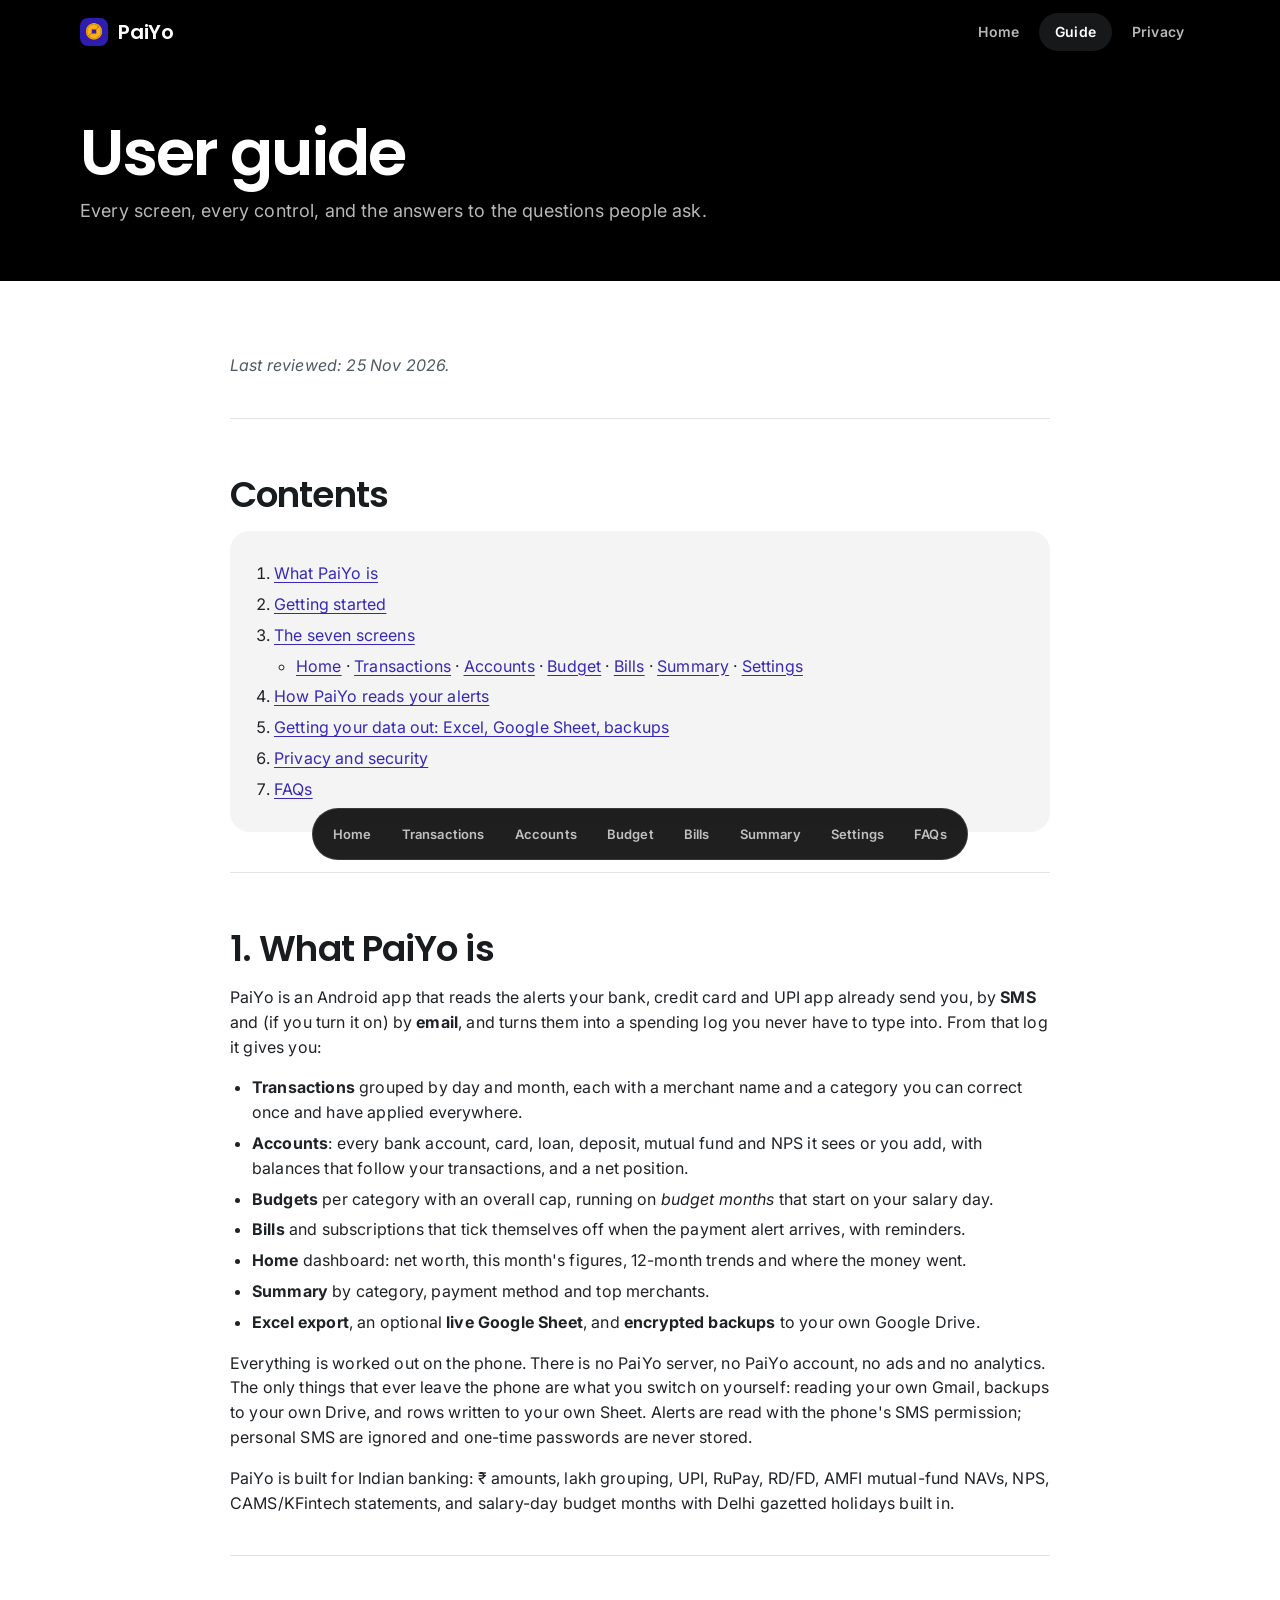
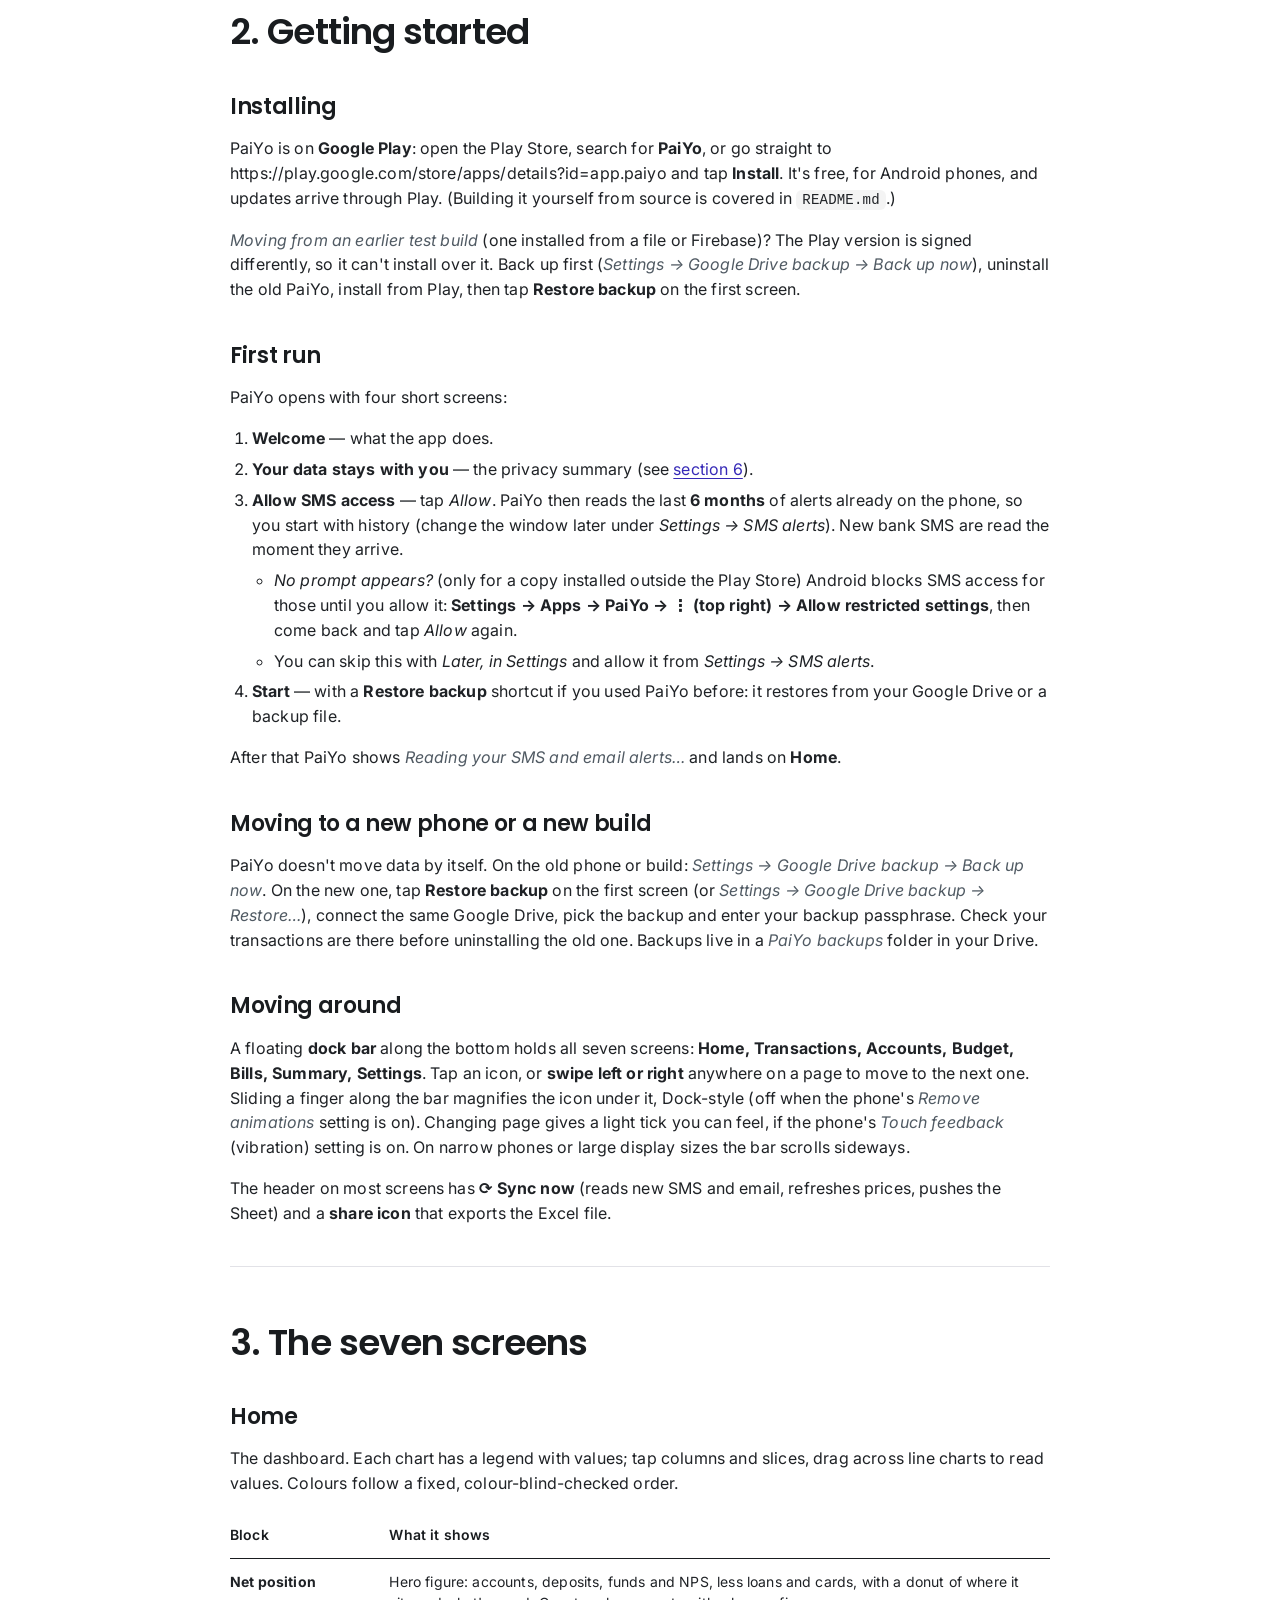
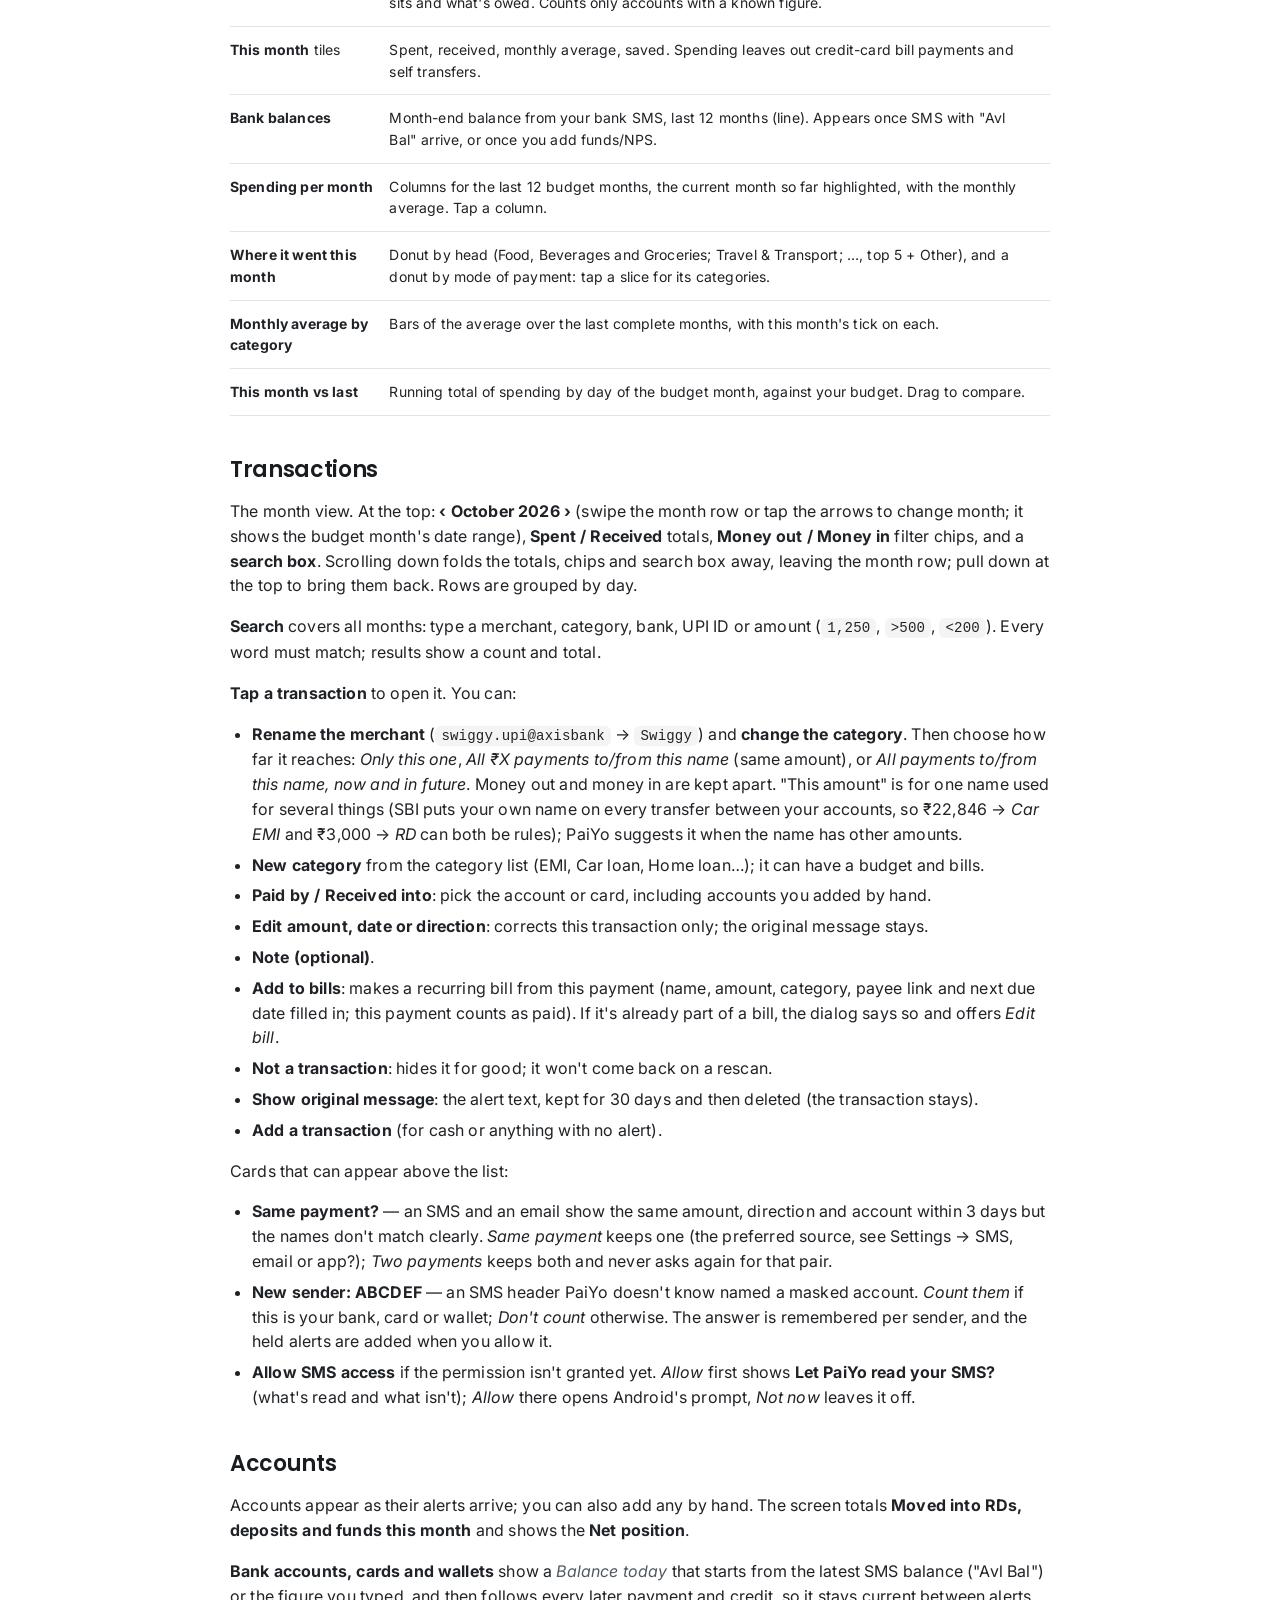
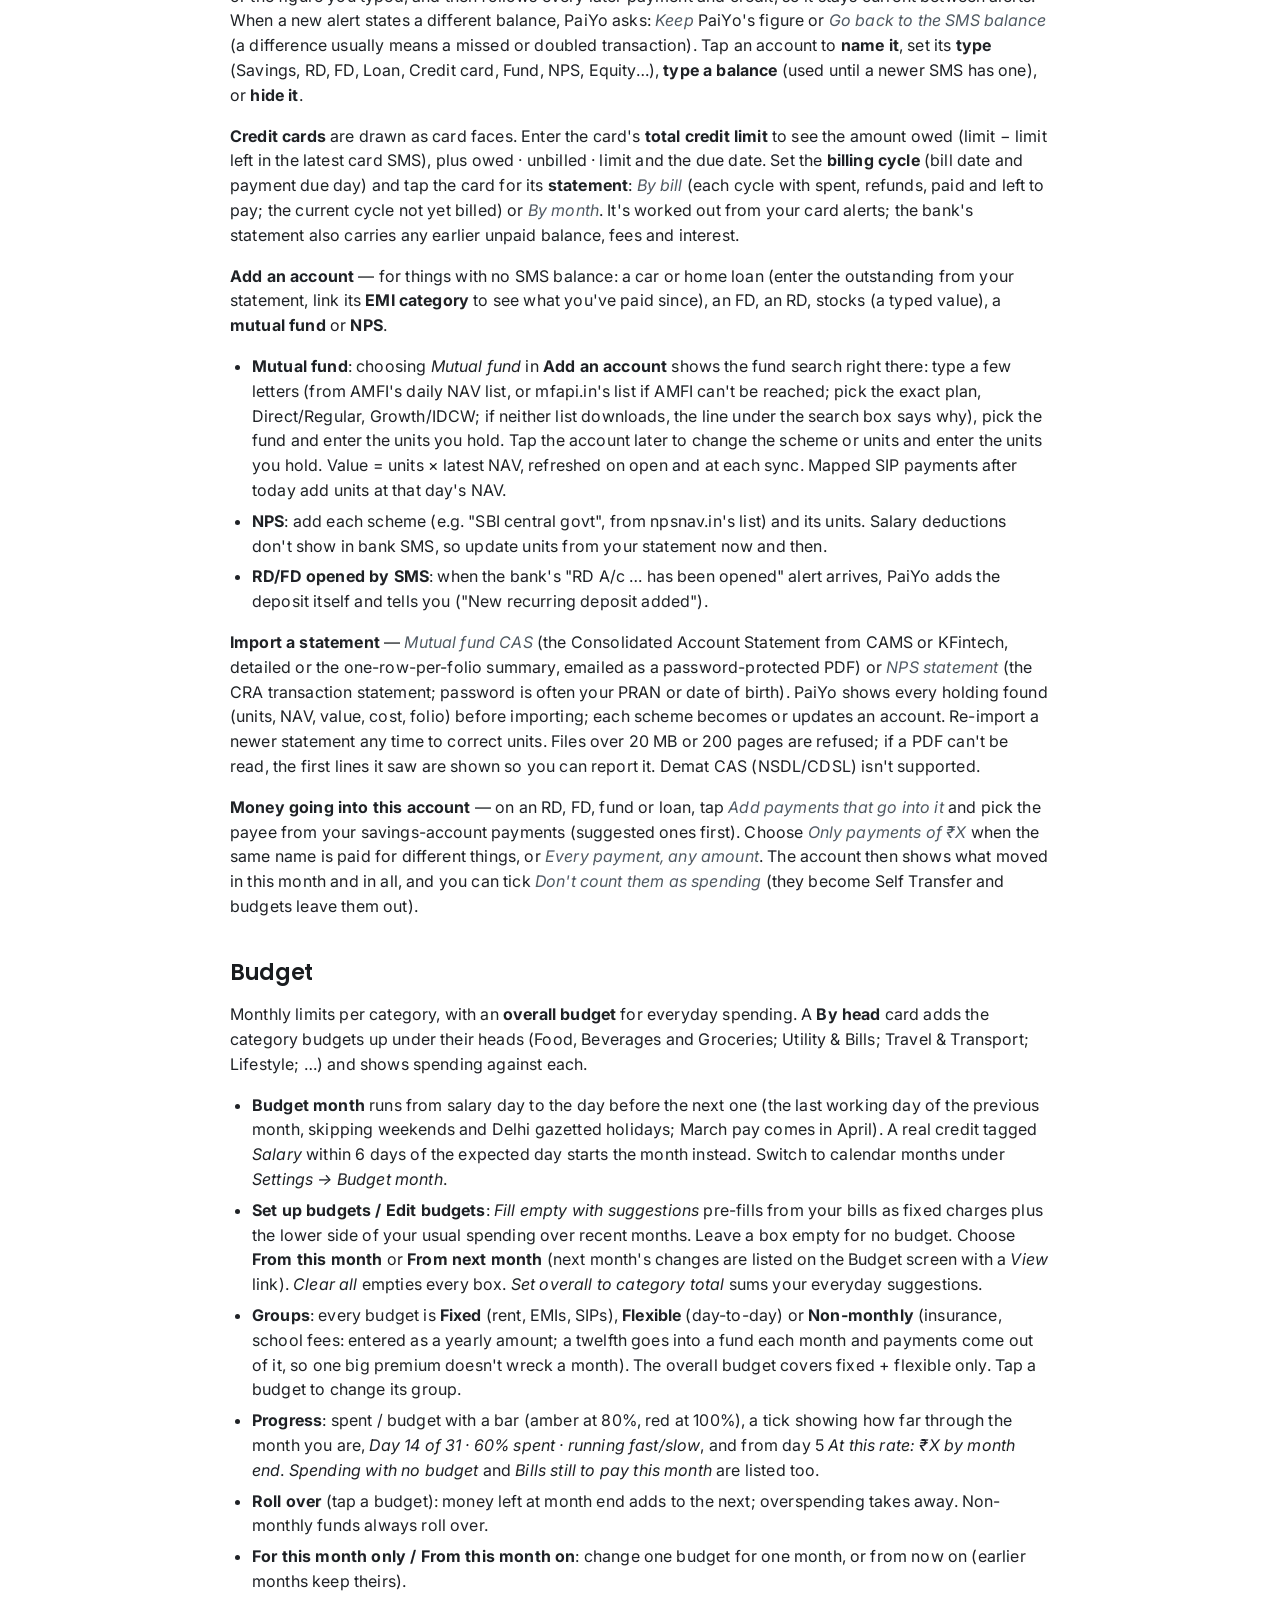
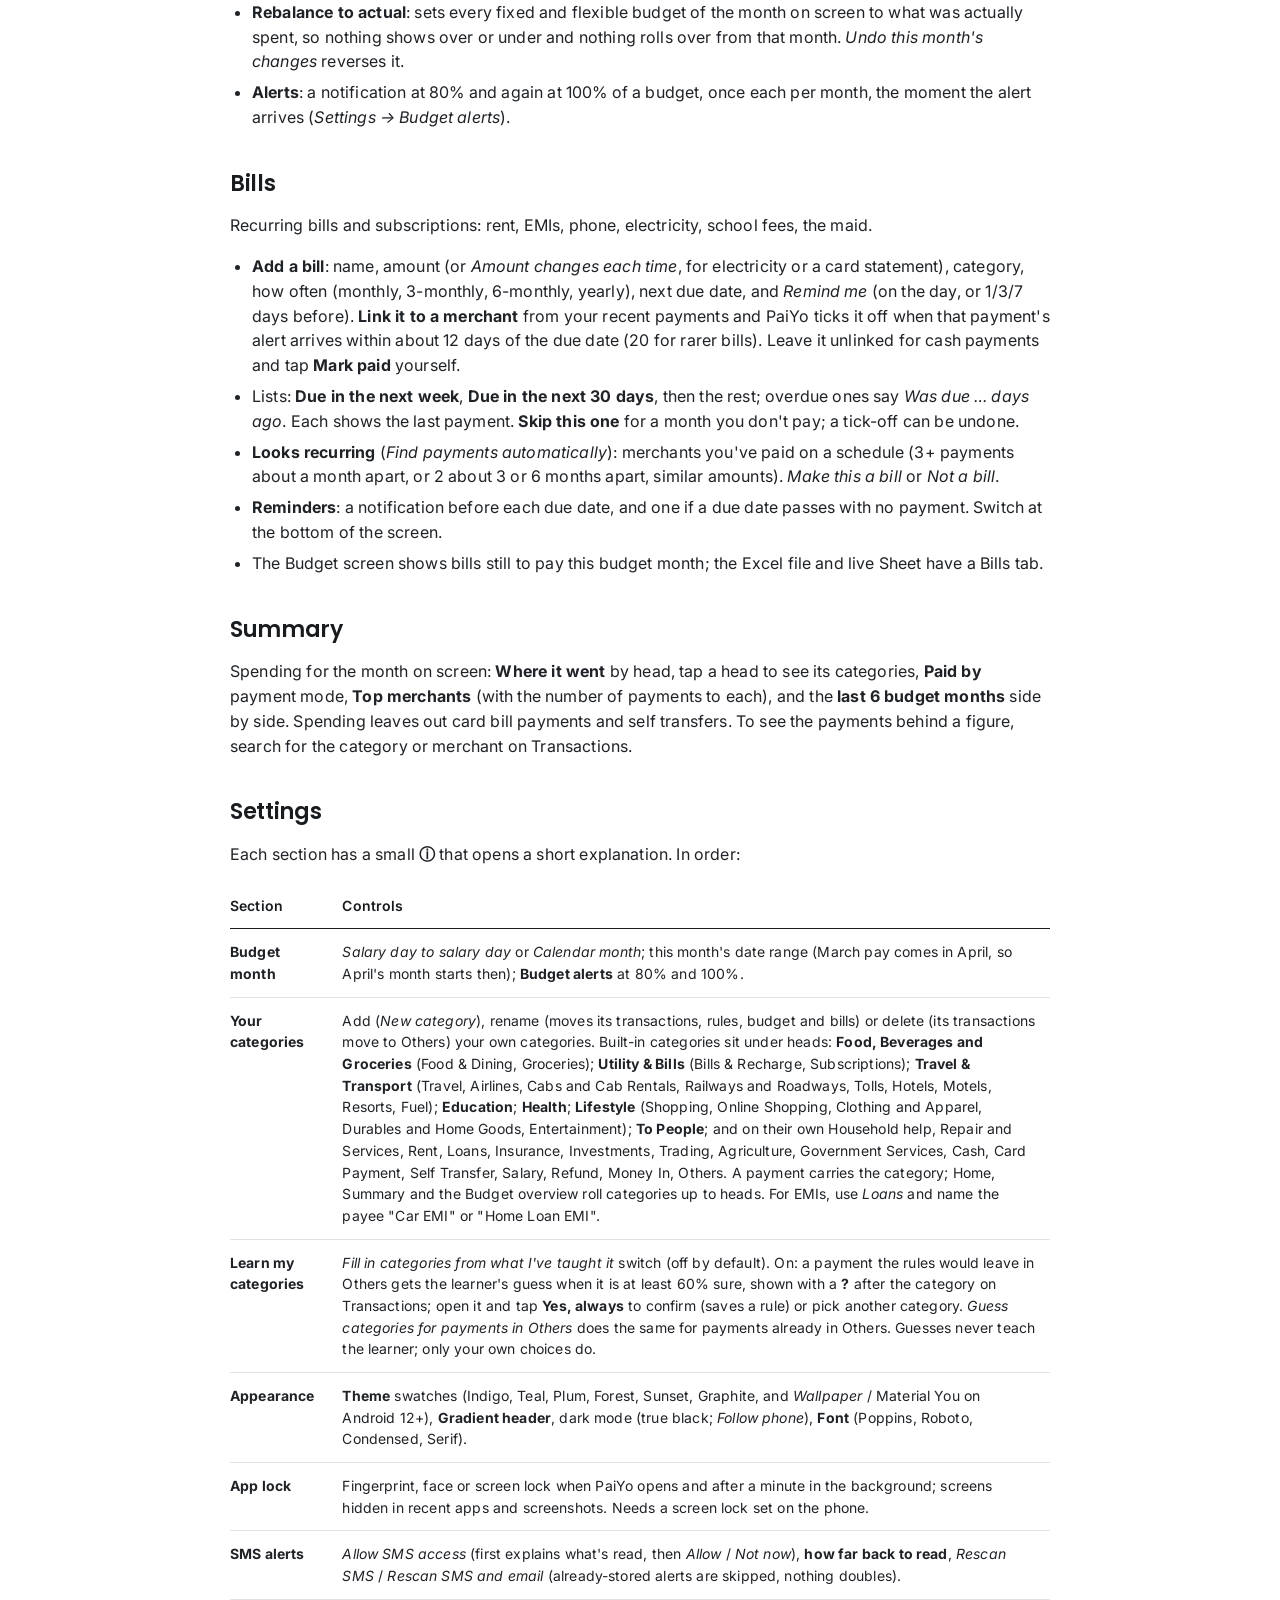
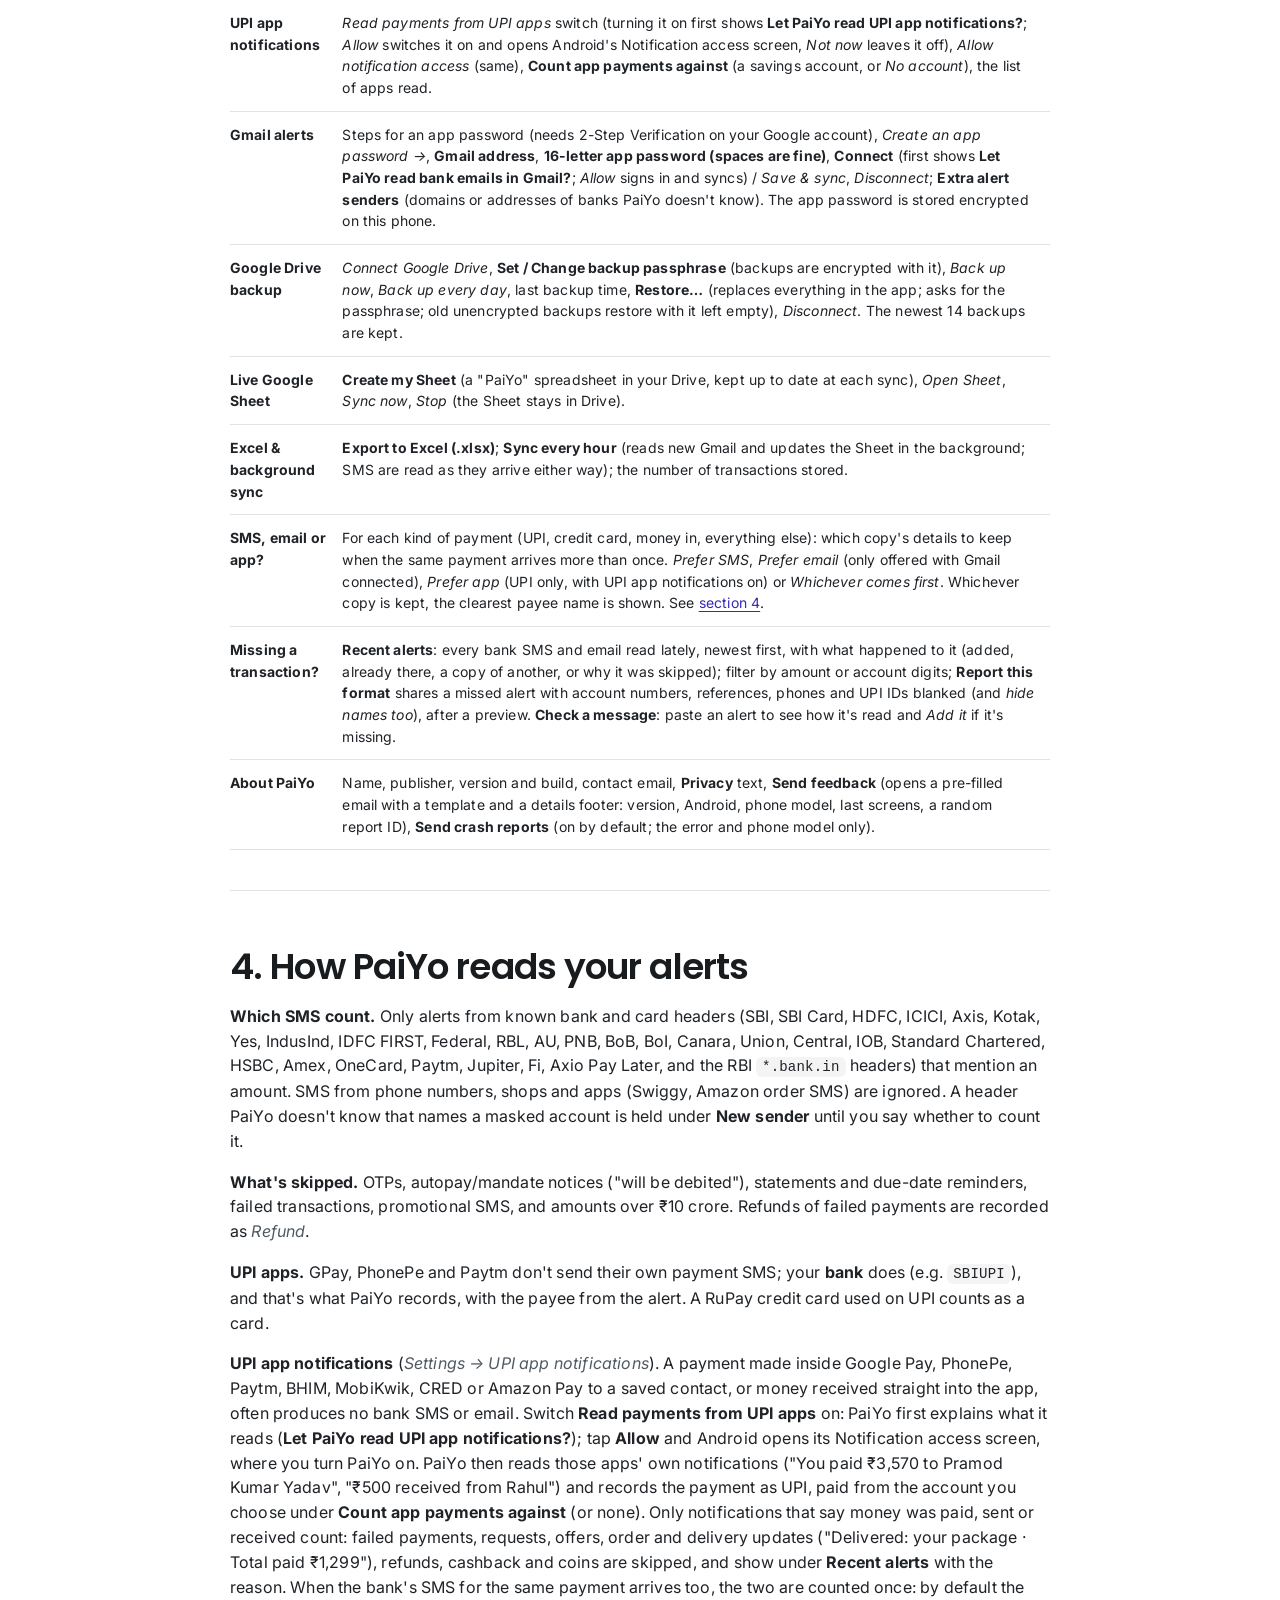
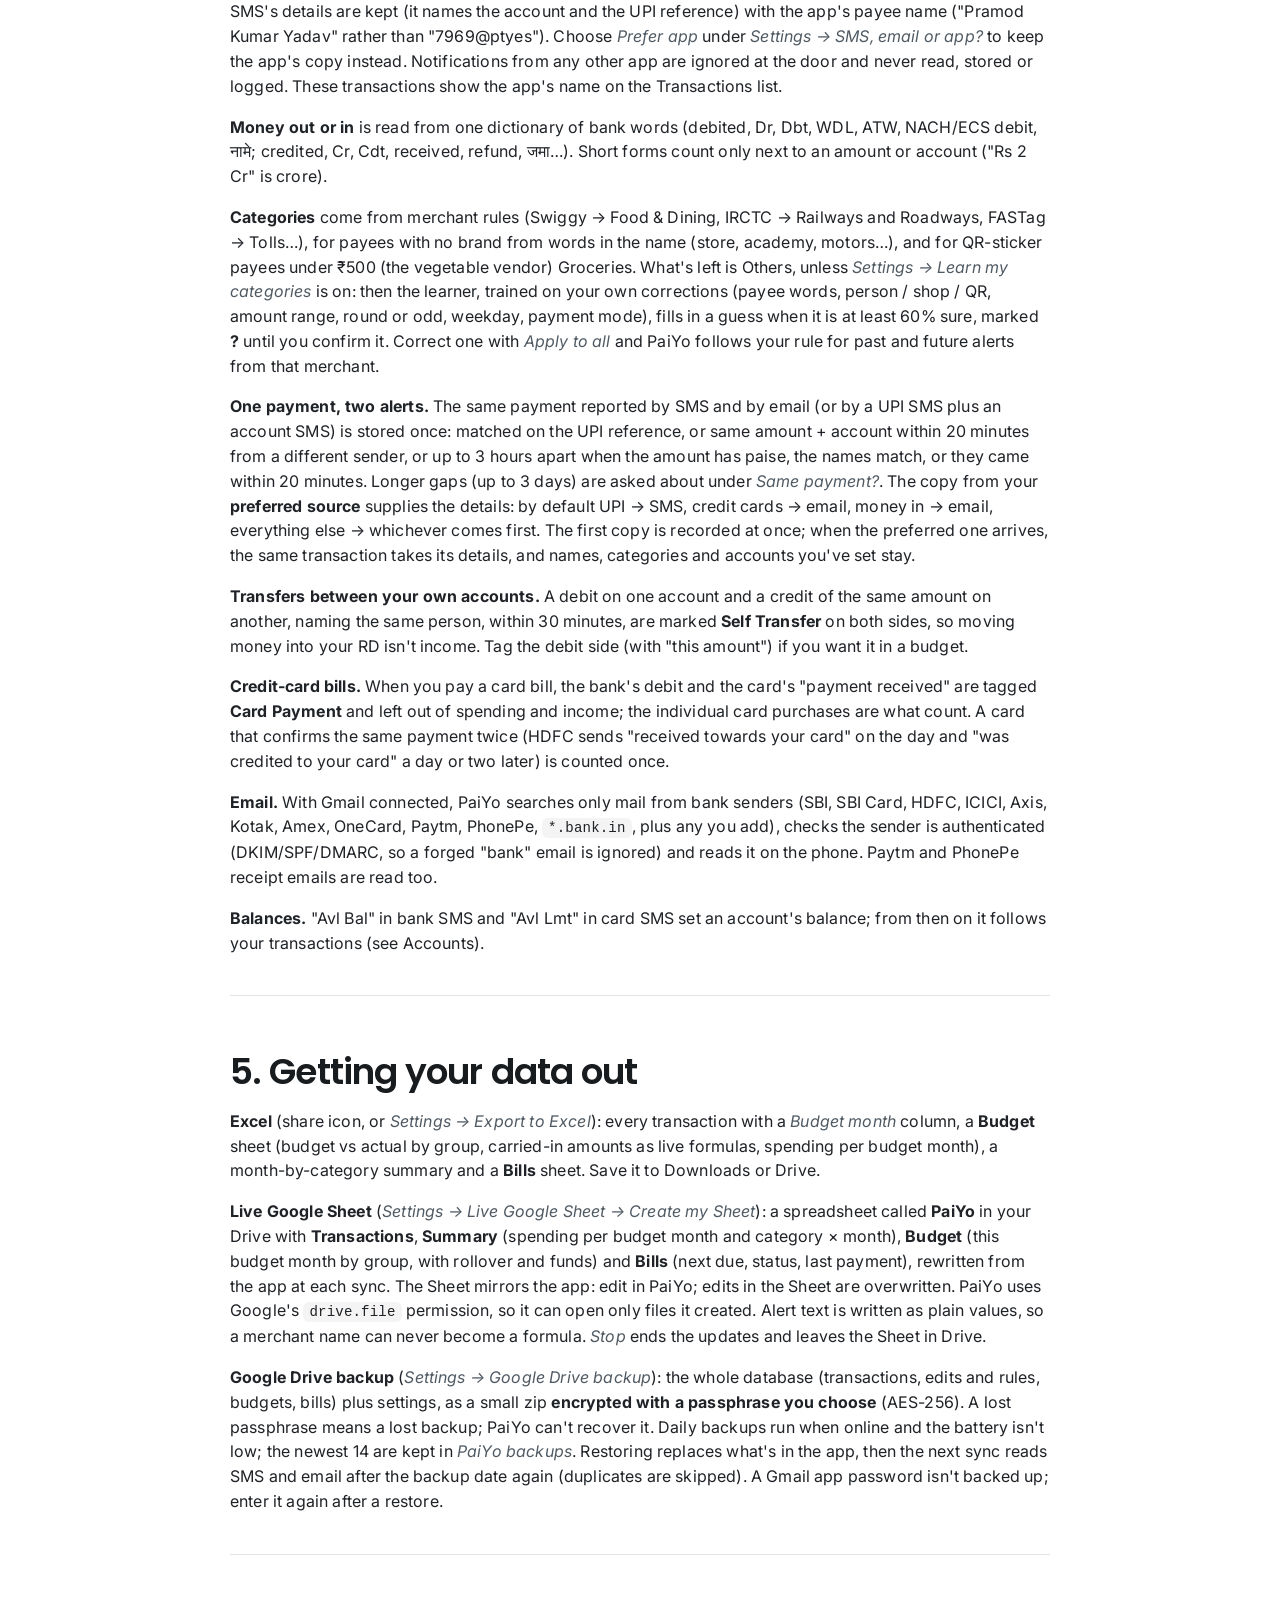
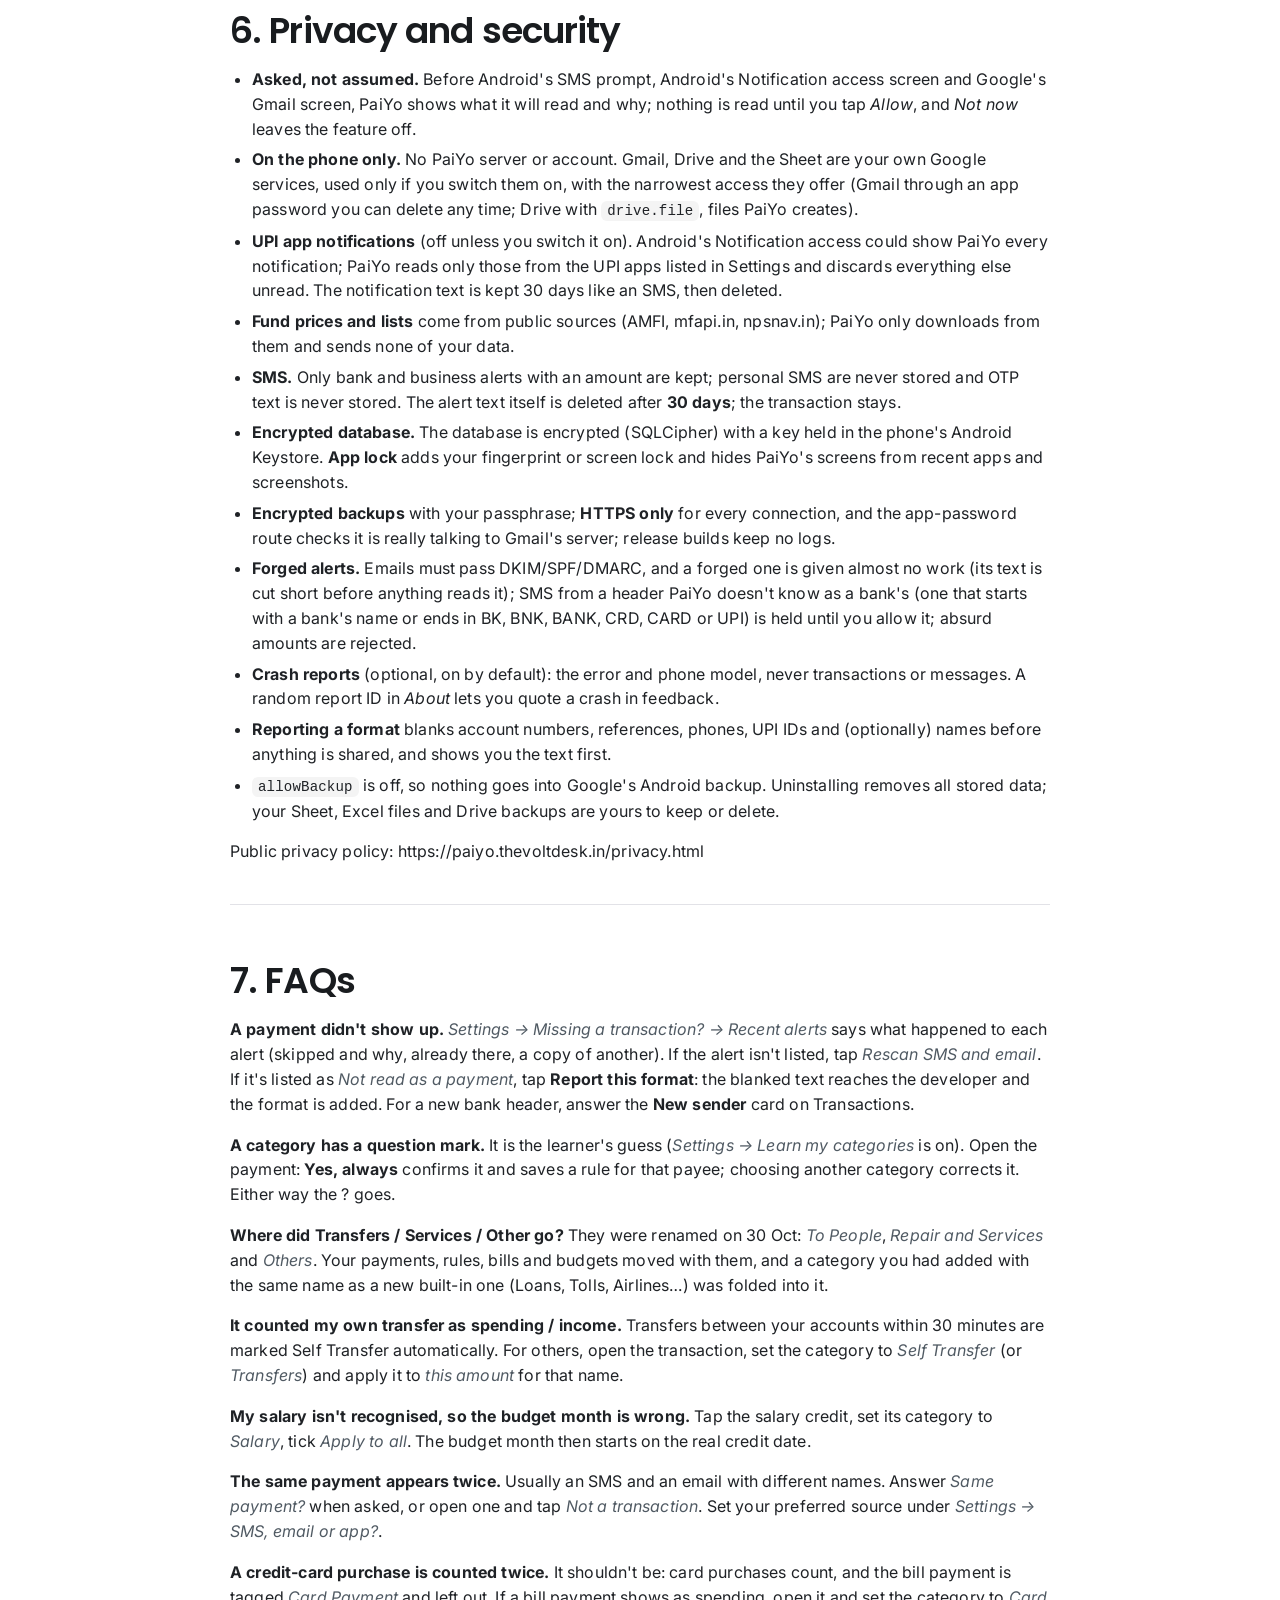
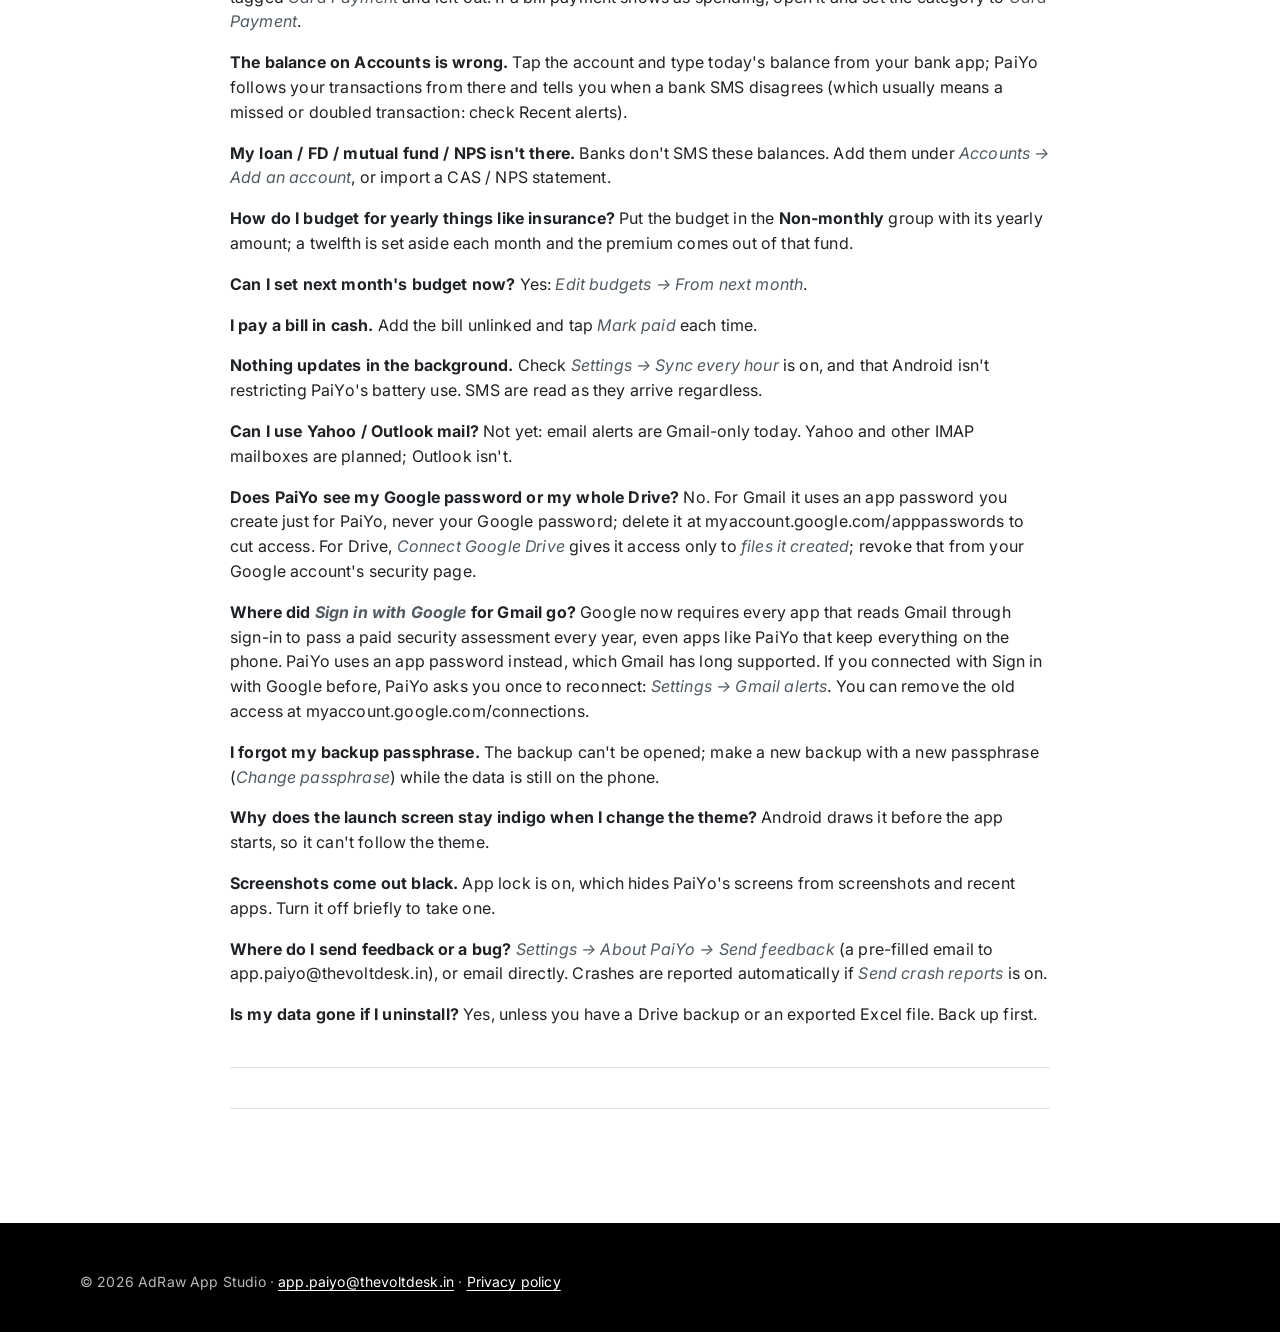
<file: guide.html>
<!doctype html>
<html lang="en"><head><meta charset="utf-8"><meta name="viewport" content="width=device-width,initial-scale=1">
<title>PaiYo user guide</title>
<meta name="description" content="How to use PaiYo: every screen, how bank alerts are read, budgets, bills, accounts, backups, privacy and FAQs.">
<meta name="theme-color" content="#000000">
<link rel="preconnect" href="https://fonts.googleapis.com"><link rel="preconnect" href="https://fonts.gstatic.com" crossorigin>
<link href="https://fonts.googleapis.com/css2?family=Inter:wght@400;600;700&family=Poppins:wght@500;600&display=swap" rel="stylesheet">
<link rel="icon" href="img/icon-32.png"><link rel="apple-touch-icon" href="img/icon-192.png"><link rel="stylesheet" href="style.css"></head>
<body>
<header class="band"><nav class="top"><a class="brand" href="index.html"><img class="coin" src="img/icon-192.png" alt="">PaiYo</a><a href="index.html">Home</a><a href="guide.html" class="on">Guide</a><a href="privacy.html">Privacy</a></nav>
<h1>User guide</h1><p>Every screen, every control, and the answers to the questions people ask.</p></header>
<main class="sheet guide">
<p><em>Last reviewed: 25 Nov 2026.</em></p>
<hr />
<h2 id="contents">Contents</h2>
<ol>
<li><a href="#1-what-paiyo-is">What PaiYo is</a></li>
<li><a href="#2-getting-started">Getting started</a></li>
<li><a href="#3-the-seven-screens">The seven screens</a><ul>
<li><a href="#home">Home</a> · <a href="#transactions">Transactions</a> · <a href="#accounts">Accounts</a> · <a href="#budget">Budget</a> · <a href="#bills">Bills</a> · <a href="#summary">Summary</a> · <a href="#settings">Settings</a></li>
</ul>
</li>
<li><a href="#4-how-paiyo-reads-your-alerts">How PaiYo reads your alerts</a></li>
<li><a href="#5-getting-your-data-out">Getting your data out: Excel, Google Sheet, backups</a></li>
<li><a href="#6-privacy-and-security">Privacy and security</a></li>
<li><a href="#7-faqs">FAQs</a></li>
</ol>
<hr />
<h2 id="1-what-paiyo-is">1. What PaiYo is</h2>
<p>PaiYo is an Android app that reads the alerts your bank, credit card and UPI app already send you, by <strong>SMS</strong> and (if you turn it on) by <strong>email</strong>, and turns them into a spending log you never have to type into. From that log it gives you:</p>
<ul>
<li><strong>Transactions</strong> grouped by day and month, each with a merchant name and a category you can correct once and have applied everywhere.</li>
<li><strong>Accounts</strong>: every bank account, card, loan, deposit, mutual fund and NPS it sees or you add, with balances that follow your transactions, and a net position.</li>
<li><strong>Budgets</strong> per category with an overall cap, running on <em>budget months</em> that start on your salary day.</li>
<li><strong>Bills</strong> and subscriptions that tick themselves off when the payment alert arrives, with reminders.</li>
<li><strong>Home</strong> dashboard: net worth, this month's figures, 12-month trends and where the money went.</li>
<li><strong>Summary</strong> by category, payment method and top merchants.</li>
<li><strong>Excel export</strong>, an optional <strong>live Google Sheet</strong>, and <strong>encrypted backups</strong> to your own Google Drive.</li>
</ul>
<p>Everything is worked out on the phone. There is no PaiYo server, no PaiYo account, no ads and no analytics. The only things that ever leave the phone are what you switch on yourself: reading your own Gmail, backups to your own Drive, and rows written to your own Sheet. Alerts are read with the phone's SMS permission; personal SMS are ignored and one-time passwords are never stored.</p>
<p>PaiYo is built for Indian banking: ₹ amounts, lakh grouping, UPI, RuPay, RD/FD, AMFI mutual-fund NAVs, NPS, CAMS/KFintech statements, and salary-day budget months with Delhi gazetted holidays built in.</p>
<hr />
<h2 id="2-getting-started">2. Getting started</h2>
<h3 id="installing">Installing</h3>
<p>PaiYo is on <strong>Google Play</strong>: open the Play Store, search for <strong>PaiYo</strong>, or go straight to https://play.google.com/store/apps/details?id=app.paiyo and tap <strong>Install</strong>. It's free, for Android phones, and updates arrive through Play. (Building it yourself from source is covered in <code>README.md</code>.)</p>
<p><em>Moving from an earlier test build</em> (one installed from a file or Firebase)? The Play version is signed differently, so it can't install over it. Back up first (<em>Settings → Google Drive backup → Back up now</em>), uninstall the old PaiYo, install from Play, then tap <strong>Restore backup</strong> on the first screen.</p>
<h3 id="first-run">First run</h3>
<p>PaiYo opens with four short screens:</p>
<ol>
<li><strong>Welcome</strong> — what the app does.</li>
<li><strong>Your data stays with you</strong> — the privacy summary (see <a href="#6-privacy-and-security">section 6</a>).</li>
<li><strong>Allow SMS access</strong> — tap <em>Allow</em>. PaiYo then reads the last <strong>6 months</strong> of alerts already on the phone, so you start with history (change the window later under <em>Settings → SMS alerts</em>). New bank SMS are read the moment they arrive.<ul>
<li><em>No prompt appears?</em> (only for a copy installed outside the Play Store) Android blocks SMS access for those until you allow it: <strong>Settings → Apps → PaiYo → ⋮ (top right) → Allow restricted settings</strong>, then come back and tap <em>Allow</em> again.</li>
<li>You can skip this with <em>Later, in Settings</em> and allow it from <em>Settings → SMS alerts</em>.</li>
</ul>
</li>
<li><strong>Start</strong> — with a <strong>Restore backup</strong> shortcut if you used PaiYo before: it restores from your Google Drive or a backup file.</li>
</ol>
<p>After that PaiYo shows <em>Reading your SMS and email alerts…</em> and lands on <strong>Home</strong>.</p>
<h3 id="moving-to-a-new-phone-or-a-new-build">Moving to a new phone or a new build</h3>
<p>PaiYo doesn't move data by itself. On the old phone or build: <em>Settings → Google Drive backup → Back up now</em>. On the new one, tap <strong>Restore backup</strong> on the first screen (or <em>Settings → Google Drive backup → Restore…</em>), connect the same Google Drive, pick the backup and enter your backup passphrase. Check your transactions are there before uninstalling the old one. Backups live in a <em>PaiYo backups</em> folder in your Drive.</p>
<h3 id="moving-around">Moving around</h3>
<p>A floating <strong>dock bar</strong> along the bottom holds all seven screens: <strong>Home, Transactions, Accounts, Budget, Bills, Summary, Settings</strong>. Tap an icon, or <strong>swipe left or right</strong> anywhere on a page to move to the next one. Sliding a finger along the bar magnifies the icon under it, Dock-style (off when the phone's <em>Remove animations</em> setting is on). Changing page gives a light tick you can feel, if the phone's <em>Touch feedback</em> (vibration) setting is on. On narrow phones or large display sizes the bar scrolls sideways.</p>
<p>The header on most screens has <strong>⟳ Sync now</strong> (reads new SMS and email, refreshes prices, pushes the Sheet) and a <strong>share icon</strong> that exports the Excel file.</p>
<hr />
<h2 id="3-the-seven-screens">3. The seven screens</h2>
<h3 id="home">Home</h3>
<p>The dashboard. Each chart has a legend with values; tap columns and slices, drag across line charts to read values. Colours follow a fixed, colour-blind-checked order.</p>
<table>
<thead>
<tr>
<th>Block</th>
<th>What it shows</th>
</tr>
</thead>
<tbody>
<tr>
<td><strong>Net position</strong></td>
<td>Hero figure: accounts, deposits, funds and NPS, less loans and cards, with a donut of where it sits and what's owed. Counts only accounts with a known figure.</td>
</tr>
<tr>
<td><strong>This month</strong> tiles</td>
<td>Spent, received, monthly average, saved. Spending leaves out credit-card bill payments and self transfers.</td>
</tr>
<tr>
<td><strong>Bank balances</strong></td>
<td>Month-end balance from your bank SMS, last 12 months (line). Appears once SMS with "Avl Bal" arrive, or once you add funds/NPS.</td>
</tr>
<tr>
<td><strong>Spending per month</strong></td>
<td>Columns for the last 12 budget months, the current month so far highlighted, with the monthly average. Tap a column.</td>
</tr>
<tr>
<td><strong>Where it went this month</strong></td>
<td>Donut by head (Food, Beverages and Groceries; Travel &amp; Transport; …, top 5 + Other), and a donut by mode of payment: tap a slice for its categories.</td>
</tr>
<tr>
<td><strong>Monthly average by category</strong></td>
<td>Bars of the average over the last complete months, with this month's tick on each.</td>
</tr>
<tr>
<td><strong>This month vs last</strong></td>
<td>Running total of spending by day of the budget month, against your budget. Drag to compare.</td>
</tr>
</tbody>
</table>
<h3 id="transactions">Transactions</h3>
<p>The month view. At the top: <strong>‹ October 2026 ›</strong> (swipe the month row or tap the arrows to change month; it shows the budget month's date range), <strong>Spent / Received</strong> totals, <strong>Money out / Money in</strong> filter chips, and a <strong>search box</strong>. Scrolling down folds the totals, chips and search box away, leaving the month row; pull down at the top to bring them back. Rows are grouped by day.</p>
<p><strong>Search</strong> covers all months: type a merchant, category, bank, UPI ID or amount (<code>1,250</code>, <code>&gt;500</code>, <code>&lt;200</code>). Every word must match; results show a count and total.</p>
<p><strong>Tap a transaction</strong> to open it. You can:</p>
<ul>
<li><strong>Rename the merchant</strong> (<code>swiggy.upi@axisbank</code> → <code>Swiggy</code>) and <strong>change the category</strong>. Then choose how far it reaches: <em>Only this one</em>, <em>All ₹X payments to/from this name</em> (same amount), or <em>All payments to/from this name, now and in future</em>. Money out and money in are kept apart. "This amount" is for one name used for several things (SBI puts your own name on every transfer between your accounts, so ₹22,846 → <em>Car EMI</em> and ₹3,000 → <em>RD</em> can both be rules); PaiYo suggests it when the name has other amounts.</li>
<li><strong>New category</strong> from the category list (EMI, Car loan, Home loan…); it can have a budget and bills.</li>
<li><strong>Paid by / Received into</strong>: pick the account or card, including accounts you added by hand.</li>
<li><strong>Edit amount, date or direction</strong>: corrects this transaction only; the original message stays.</li>
<li><strong>Note (optional)</strong>.</li>
<li><strong>Add to bills</strong>: makes a recurring bill from this payment (name, amount, category, payee link and next due date filled in; this payment counts as paid). If it's already part of a bill, the dialog says so and offers <em>Edit bill</em>.</li>
<li><strong>Not a transaction</strong>: hides it for good; it won't come back on a rescan.</li>
<li><strong>Show original message</strong>: the alert text, kept for 30 days and then deleted (the transaction stays).</li>
<li><strong>Add a transaction</strong> (for cash or anything with no alert).</li>
</ul>
<p>Cards that can appear above the list:</p>
<ul>
<li><strong>Same payment?</strong> — an SMS and an email show the same amount, direction and account within 3 days but the names don't match clearly. <em>Same payment</em> keeps one (the preferred source, see Settings → SMS, email or app?); <em>Two payments</em> keeps both and never asks again for that pair.</li>
<li><strong>New sender: ABCDEF</strong> — an SMS header PaiYo doesn't know named a masked account. <em>Count them</em> if this is your bank, card or wallet; <em>Don't count</em> otherwise. The answer is remembered per sender, and the held alerts are added when you allow it.</li>
<li><strong>Allow SMS access</strong> if the permission isn't granted yet. <em>Allow</em> first shows <strong>Let PaiYo read your SMS?</strong> (what's read and what isn't); <em>Allow</em> there opens Android's prompt, <em>Not now</em> leaves it off.</li>
</ul>
<h3 id="accounts">Accounts</h3>
<p>Accounts appear as their alerts arrive; you can also add any by hand. The screen totals <strong>Moved into RDs, deposits and funds this month</strong> and shows the <strong>Net position</strong>.</p>
<p><strong>Bank accounts, cards and wallets</strong> show a <em>Balance today</em> that starts from the latest SMS balance ("Avl Bal") or the figure you typed, and then follows every later payment and credit, so it stays current between alerts. When a new alert states a different balance, PaiYo asks: <em>Keep</em> PaiYo's figure or <em>Go back to the SMS balance</em> (a difference usually means a missed or doubled transaction). Tap an account to <strong>name it</strong>, set its <strong>type</strong> (Savings, RD, FD, Loan, Credit card, Fund, NPS, Equity…), <strong>type a balance</strong> (used until a newer SMS has one), or <strong>hide it</strong>.</p>
<p><strong>Credit cards</strong> are drawn as card faces. Enter the card's <strong>total credit limit</strong> to see the amount owed (limit − limit left in the latest card SMS), plus owed · unbilled · limit and the due date. Set the <strong>billing cycle</strong> (bill date and payment due day) and tap the card for its <strong>statement</strong>: <em>By bill</em> (each cycle with spent, refunds, paid and left to pay; the current cycle not yet billed) or <em>By month</em>. It's worked out from your card alerts; the bank's statement also carries any earlier unpaid balance, fees and interest.</p>
<p><strong>Add an account</strong> — for things with no SMS balance: a car or home loan (enter the outstanding from your statement, link its <strong>EMI category</strong> to see what you've paid since), an FD, an RD, stocks (a typed value), a <strong>mutual fund</strong> or <strong>NPS</strong>.</p>
<ul>
<li><strong>Mutual fund</strong>: choosing <em>Mutual fund</em> in <strong>Add an account</strong> shows the fund search right there: type a few letters (from AMFI's daily NAV list, or mfapi.in's list if AMFI can't be reached; pick the exact plan, Direct/Regular, Growth/IDCW; if neither list downloads, the line under the search box says why), pick the fund and enter the units you hold. Tap the account later to change the scheme or units and enter the units you hold. Value = units × latest NAV, refreshed on open and at each sync. Mapped SIP payments after today add units at that day's NAV.</li>
<li><strong>NPS</strong>: add each scheme (e.g. "SBI central govt", from npsnav.in's list) and its units. Salary deductions don't show in bank SMS, so update units from your statement now and then.</li>
<li><strong>RD/FD opened by SMS</strong>: when the bank's "RD A/c … has been opened" alert arrives, PaiYo adds the deposit itself and tells you ("New recurring deposit added").</li>
</ul>
<p><strong>Import a statement</strong> — <em>Mutual fund CAS</em> (the Consolidated Account Statement from CAMS or KFintech, detailed or the one-row-per-folio summary, emailed as a password-protected PDF) or <em>NPS statement</em> (the CRA transaction statement; password is often your PRAN or date of birth). PaiYo shows every holding found (units, NAV, value, cost, folio) before importing; each scheme becomes or updates an account. Re-import a newer statement any time to correct units. Files over 20 MB or 200 pages are refused; if a PDF can't be read, the first lines it saw are shown so you can report it. Demat CAS (NSDL/CDSL) isn't supported.</p>
<p><strong>Money going into this account</strong> — on an RD, FD, fund or loan, tap <em>Add payments that go into it</em> and pick the payee from your savings-account payments (suggested ones first). Choose <em>Only payments of ₹X</em> when the same name is paid for different things, or <em>Every payment, any amount</em>. The account then shows what moved in this month and in all, and you can tick <em>Don't count them as spending</em> (they become Self Transfer and budgets leave them out).</p>
<h3 id="budget">Budget</h3>
<p>Monthly limits per category, with an <strong>overall budget</strong> for everyday spending. A <strong>By head</strong> card adds the category budgets up under their heads (Food, Beverages and Groceries; Utility &amp; Bills; Travel &amp; Transport; Lifestyle; …) and shows spending against each.</p>
<ul>
<li><strong>Budget month</strong> runs from salary day to the day before the next one (the last working day of the previous month, skipping weekends and Delhi gazetted holidays; March pay comes in April). A real credit tagged <em>Salary</em> within 6 days of the expected day starts the month instead. Switch to calendar months under <em>Settings → Budget month</em>.</li>
<li><strong>Set up budgets / Edit budgets</strong>: <em>Fill empty with suggestions</em> pre-fills from your bills as fixed charges plus the lower side of your usual spending over recent months. Leave a box empty for no budget. Choose <strong>From this month</strong> or <strong>From next month</strong> (next month's changes are listed on the Budget screen with a <em>View</em> link). <em>Clear all</em> empties every box. <em>Set overall to category total</em> sums your everyday suggestions.</li>
<li><strong>Groups</strong>: every budget is <strong>Fixed</strong> (rent, EMIs, SIPs), <strong>Flexible</strong> (day-to-day) or <strong>Non-monthly</strong> (insurance, school fees: entered as a yearly amount; a twelfth goes into a fund each month and payments come out of it, so one big premium doesn't wreck a month). The overall budget covers fixed + flexible only. Tap a budget to change its group.</li>
<li><strong>Progress</strong>: spent / budget with a bar (amber at 80%, red at 100%), a tick showing how far through the month you are, <em>Day 14 of 31 · 60% spent · running fast/slow</em>, and from day 5 <em>At this rate: ₹X by month end</em>. <em>Spending with no budget</em> and <em>Bills still to pay this month</em> are listed too.</li>
<li><strong>Roll over</strong> (tap a budget): money left at month end adds to the next; overspending takes away. Non-monthly funds always roll over.</li>
<li><strong>For this month only / From this month on</strong>: change one budget for one month, or from now on (earlier months keep theirs).</li>
<li><strong>Rebalance to actual</strong>: sets every fixed and flexible budget of the month on screen to what was actually spent, so nothing shows over or under and nothing rolls over from that month. <em>Undo this month's changes</em> reverses it.</li>
<li><strong>Alerts</strong>: a notification at 80% and again at 100% of a budget, once each per month, the moment the alert arrives (<em>Settings → Budget alerts</em>).</li>
</ul>
<h3 id="bills">Bills</h3>
<p>Recurring bills and subscriptions: rent, EMIs, phone, electricity, school fees, the maid.</p>
<ul>
<li><strong>Add a bill</strong>: name, amount (or <em>Amount changes each time</em>, for electricity or a card statement), category, how often (monthly, 3-monthly, 6-monthly, yearly), next due date, and <em>Remind me</em> (on the day, or 1/3/7 days before). <strong>Link it to a merchant</strong> from your recent payments and PaiYo ticks it off when that payment's alert arrives within about 12 days of the due date (20 for rarer bills). Leave it unlinked for cash payments and tap <strong>Mark paid</strong> yourself.</li>
<li>Lists: <strong>Due in the next week</strong>, <strong>Due in the next 30 days</strong>, then the rest; overdue ones say <em>Was due … days ago</em>. Each shows the last payment. <strong>Skip this one</strong> for a month you don't pay; a tick-off can be undone.</li>
<li><strong>Looks recurring</strong> (<em>Find payments automatically</em>): merchants you've paid on a schedule (3+ payments about a month apart, or 2 about 3 or 6 months apart, similar amounts). <em>Make this a bill</em> or <em>Not a bill</em>.</li>
<li><strong>Reminders</strong>: a notification before each due date, and one if a due date passes with no payment. Switch at the bottom of the screen.</li>
<li>The Budget screen shows bills still to pay this budget month; the Excel file and live Sheet have a Bills tab.</li>
</ul>
<h3 id="summary">Summary</h3>
<p>Spending for the month on screen: <strong>Where it went</strong> by head, tap a head to see its categories, <strong>Paid by</strong> payment mode, <strong>Top merchants</strong> (with the number of payments to each), and the <strong>last 6 budget months</strong> side by side. Spending leaves out card bill payments and self transfers. To see the payments behind a figure, search for the category or merchant on Transactions.</p>
<h3 id="settings">Settings</h3>
<p>Each section has a small <strong>ⓘ</strong> that opens a short explanation. In order:</p>
<table>
<thead>
<tr>
<th>Section</th>
<th>Controls</th>
</tr>
</thead>
<tbody>
<tr>
<td><strong>Budget month</strong></td>
<td><em>Salary day to salary day</em> or <em>Calendar month</em>; this month's date range (March pay comes in April, so April's month starts then); <strong>Budget alerts</strong> at 80% and 100%.</td>
</tr>
<tr>
<td><strong>Your categories</strong></td>
<td>Add (<em>New category</em>), rename (moves its transactions, rules, budget and bills) or delete (its transactions move to Others) your own categories. Built-in categories sit under heads: <strong>Food, Beverages and Groceries</strong> (Food &amp; Dining, Groceries); <strong>Utility &amp; Bills</strong> (Bills &amp; Recharge, Subscriptions); <strong>Travel &amp; Transport</strong> (Travel, Airlines, Cabs and Cab Rentals, Railways and Roadways, Tolls, Hotels, Motels, Resorts, Fuel); <strong>Education</strong>; <strong>Health</strong>; <strong>Lifestyle</strong> (Shopping, Online Shopping, Clothing and Apparel, Durables and Home Goods, Entertainment); <strong>To People</strong>; and on their own Household help, Repair and Services, Rent, Loans, Insurance, Investments, Trading, Agriculture, Government Services, Cash, Card Payment, Self Transfer, Salary, Refund, Money In, Others. A payment carries the category; Home, Summary and the Budget overview roll categories up to heads. For EMIs, use <em>Loans</em> and name the payee "Car EMI" or "Home Loan EMI".</td>
</tr>
<tr>
<td><strong>Learn my categories</strong></td>
<td><em>Fill in categories from what I've taught it</em> switch (off by default). On: a payment the rules would leave in Others gets the learner's guess when it is at least 60% sure, shown with a <strong>?</strong> after the category on Transactions; open it and tap <strong>Yes, always</strong> to confirm (saves a rule) or pick another category. <em>Guess categories for payments in Others</em> does the same for payments already in Others. Guesses never teach the learner; only your own choices do.</td>
</tr>
<tr>
<td><strong>Appearance</strong></td>
<td><strong>Theme</strong> swatches (Indigo, Teal, Plum, Forest, Sunset, Graphite, and <em>Wallpaper</em> / Material You on Android 12+), <strong>Gradient header</strong>, dark mode (true black; <em>Follow phone</em>), <strong>Font</strong> (Poppins, Roboto, Condensed, Serif).</td>
</tr>
<tr>
<td><strong>App lock</strong></td>
<td>Fingerprint, face or screen lock when PaiYo opens and after a minute in the background; screens hidden in recent apps and screenshots. Needs a screen lock set on the phone.</td>
</tr>
<tr>
<td><strong>SMS alerts</strong></td>
<td><em>Allow SMS access</em> (first explains what's read, then <em>Allow</em> / <em>Not now</em>), <strong>how far back to read</strong>, <em>Rescan SMS</em> / <em>Rescan SMS and email</em> (already-stored alerts are skipped, nothing doubles).</td>
</tr>
<tr>
<td><strong>UPI app notifications</strong></td>
<td><em>Read payments from UPI apps</em> switch (turning it on first shows <strong>Let PaiYo read UPI app notifications?</strong>; <em>Allow</em> switches it on and opens Android's Notification access screen, <em>Not now</em> leaves it off), <em>Allow notification access</em> (same), <strong>Count app payments against</strong> (a savings account, or <em>No account</em>), the list of apps read.</td>
</tr>
<tr>
<td><strong>Gmail alerts</strong></td>
<td>Steps for an app password (needs 2-Step Verification on your Google account), <em>Create an app password →</em>, <strong>Gmail address</strong>, <strong>16-letter app password (spaces are fine)</strong>, <strong>Connect</strong> (first shows <strong>Let PaiYo read bank emails in Gmail?</strong>; <em>Allow</em> signs in and syncs) / <em>Save &amp; sync</em>, <em>Disconnect</em>; <strong>Extra alert senders</strong> (domains or addresses of banks PaiYo doesn't know). The app password is stored encrypted on this phone.</td>
</tr>
<tr>
<td><strong>Google Drive backup</strong></td>
<td><em>Connect Google Drive</em>, <strong>Set / Change backup passphrase</strong> (backups are encrypted with it), <em>Back up now</em>, <em>Back up every day</em>, last backup time, <strong>Restore…</strong> (replaces everything in the app; asks for the passphrase; old unencrypted backups restore with it left empty), <em>Disconnect</em>. The newest 14 backups are kept.</td>
</tr>
<tr>
<td><strong>Live Google Sheet</strong></td>
<td><strong>Create my Sheet</strong> (a "PaiYo" spreadsheet in your Drive, kept up to date at each sync), <em>Open Sheet</em>, <em>Sync now</em>, <em>Stop</em> (the Sheet stays in Drive).</td>
</tr>
<tr>
<td><strong>Excel &amp; background sync</strong></td>
<td><strong>Export to Excel (.xlsx)</strong>; <strong>Sync every hour</strong> (reads new Gmail and updates the Sheet in the background; SMS are read as they arrive either way); the number of transactions stored.</td>
</tr>
<tr>
<td><strong>SMS, email or app?</strong></td>
<td>For each kind of payment (UPI, credit card, money in, everything else): which copy's details to keep when the same payment arrives more than once. <em>Prefer SMS</em>, <em>Prefer email</em> (only offered with Gmail connected), <em>Prefer app</em> (UPI only, with UPI app notifications on) or <em>Whichever comes first</em>. Whichever copy is kept, the clearest payee name is shown. See <a href="#4-how-paiyo-reads-your-alerts">section 4</a>.</td>
</tr>
<tr>
<td><strong>Missing a transaction?</strong></td>
<td><strong>Recent alerts</strong>: every bank SMS and email read lately, newest first, with what happened to it (added, already there, a copy of another, or why it was skipped); filter by amount or account digits; <strong>Report this format</strong> shares a missed alert with account numbers, references, phones and UPI IDs blanked (and <em>hide names too</em>), after a preview. <strong>Check a message</strong>: paste an alert to see how it's read and <em>Add it</em> if it's missing.</td>
</tr>
<tr>
<td><strong>About PaiYo</strong></td>
<td>Name, publisher, version and build, contact email, <strong>Privacy</strong> text, <strong>Send feedback</strong> (opens a pre-filled email with a template and a details footer: version, Android, phone model, last screens, a random report ID), <strong>Send crash reports</strong> (on by default; the error and phone model only).</td>
</tr>
</tbody>
</table>
<hr />
<h2 id="4-how-paiyo-reads-your-alerts">4. How PaiYo reads your alerts</h2>
<p><strong>Which SMS count.</strong> Only alerts from known bank and card headers (SBI, SBI Card, HDFC, ICICI, Axis, Kotak, Yes, IndusInd, IDFC FIRST, Federal, RBL, AU, PNB, BoB, BoI, Canara, Union, Central, IOB, Standard Chartered, HSBC, Amex, OneCard, Paytm, Jupiter, Fi, Axio Pay Later, and the RBI <code>*.bank.in</code> headers) that mention an amount. SMS from phone numbers, shops and apps (Swiggy, Amazon order SMS) are ignored. A header PaiYo doesn't know that names a masked account is held under <strong>New sender</strong> until you say whether to count it.</p>
<p><strong>What's skipped.</strong> OTPs, autopay/mandate notices ("will be debited"), statements and due-date reminders, failed transactions, promotional SMS, and amounts over ₹10 crore. Refunds of failed payments are recorded as <em>Refund</em>.</p>
<p><strong>UPI apps.</strong> GPay, PhonePe and Paytm don't send their own payment SMS; your <strong>bank</strong> does (e.g. <code>SBIUPI</code>), and that's what PaiYo records, with the payee from the alert. A RuPay credit card used on UPI counts as a card.</p>
<p><strong>UPI app notifications</strong> (<em>Settings → UPI app notifications</em>). A payment made inside Google Pay, PhonePe, Paytm, BHIM, MobiKwik, CRED or Amazon Pay to a saved contact, or money received straight into the app, often produces no bank SMS or email. Switch <strong>Read payments from UPI apps</strong> on: PaiYo first explains what it reads (<strong>Let PaiYo read UPI app notifications?</strong>); tap <strong>Allow</strong> and Android opens its Notification access screen, where you turn PaiYo on. PaiYo then reads those apps' own notifications ("You paid ₹3,570 to Pramod Kumar Yadav", "₹500 received from Rahul") and records the payment as UPI, paid from the account you choose under <strong>Count app payments against</strong> (or none). Only notifications that say money was paid, sent or received count: failed payments, requests, offers, order and delivery updates ("Delivered: your package · Total paid ₹1,299"), refunds, cashback and coins are skipped, and show under <strong>Recent alerts</strong> with the reason. When the bank's SMS for the same payment arrives too, the two are counted once: by default the SMS's details are kept (it names the account and the UPI reference) with the app's payee name ("Pramod Kumar Yadav" rather than "7969@ptyes"). Choose <em>Prefer app</em> under <em>Settings → SMS, email or app?</em> to keep the app's copy instead. Notifications from any other app are ignored at the door and never read, stored or logged. These transactions show the app's name on the Transactions list.</p>
<p><strong>Money out or in</strong> is read from one dictionary of bank words (debited, Dr, Dbt, WDL, ATW, NACH/ECS debit, नामे; credited, Cr, Cdt, received, refund, जमा…). Short forms count only next to an amount or account ("Rs 2 Cr" is crore).</p>
<p><strong>Categories</strong> come from merchant rules (Swiggy → Food &amp; Dining, IRCTC → Railways and Roadways, FASTag → Tolls…), for payees with no brand from words in the name (store, academy, motors…), and for QR-sticker payees under ₹500 (the vegetable vendor) Groceries. What's left is Others, unless <em>Settings → Learn my categories</em> is on: then the learner, trained on your own corrections (payee words, person / shop / QR, amount range, round or odd, weekday, payment mode), fills in a guess when it is at least 60% sure, marked <strong>?</strong> until you confirm it. Correct one with <em>Apply to all</em> and PaiYo follows your rule for past and future alerts from that merchant.</p>
<p><strong>One payment, two alerts.</strong> The same payment reported by SMS and by email (or by a UPI SMS plus an account SMS) is stored once: matched on the UPI reference, or same amount + account within 20 minutes from a different sender, or up to 3 hours apart when the amount has paise, the names match, or they came within 20 minutes. Longer gaps (up to 3 days) are asked about under <em>Same payment?</em>. The copy from your <strong>preferred source</strong> supplies the details: by default UPI → SMS, credit cards → email, money in → email, everything else → whichever comes first. The first copy is recorded at once; when the preferred one arrives, the same transaction takes its details, and names, categories and accounts you've set stay.</p>
<p><strong>Transfers between your own accounts.</strong> A debit on one account and a credit of the same amount on another, naming the same person, within 30 minutes, are marked <strong>Self Transfer</strong> on both sides, so moving money into your RD isn't income. Tag the debit side (with "this amount") if you want it in a budget.</p>
<p><strong>Credit-card bills.</strong> When you pay a card bill, the bank's debit and the card's "payment received" are tagged <strong>Card Payment</strong> and left out of spending and income; the individual card purchases are what count. A card that confirms the same payment twice (HDFC sends "received towards your card" on the day and "was credited to your card" a day or two later) is counted once.</p>
<p><strong>Email.</strong> With Gmail connected, PaiYo searches only mail from bank senders (SBI, SBI Card, HDFC, ICICI, Axis, Kotak, Amex, OneCard, Paytm, PhonePe, <code>*.bank.in</code>, plus any you add), checks the sender is authenticated (DKIM/SPF/DMARC, so a forged "bank" email is ignored) and reads it on the phone. Paytm and PhonePe receipt emails are read too.</p>
<p><strong>Balances.</strong> "Avl Bal" in bank SMS and "Avl Lmt" in card SMS set an account's balance; from then on it follows your transactions (see Accounts).</p>
<hr />
<h2 id="5-getting-your-data-out">5. Getting your data out</h2>
<p><strong>Excel</strong> (share icon, or <em>Settings → Export to Excel</em>): every transaction with a <em>Budget month</em> column, a <strong>Budget</strong> sheet (budget vs actual by group, carried-in amounts as live formulas, spending per budget month), a month-by-category summary and a <strong>Bills</strong> sheet. Save it to Downloads or Drive.</p>
<p><strong>Live Google Sheet</strong> (<em>Settings → Live Google Sheet → Create my Sheet</em>): a spreadsheet called <strong>PaiYo</strong> in your Drive with <strong>Transactions</strong>, <strong>Summary</strong> (spending per budget month and category × month), <strong>Budget</strong> (this budget month by group, with rollover and funds) and <strong>Bills</strong> (next due, status, last payment), rewritten from the app at each sync. The Sheet mirrors the app: edit in PaiYo; edits in the Sheet are overwritten. PaiYo uses Google's <code>drive.file</code> permission, so it can open only files it created. Alert text is written as plain values, so a merchant name can never become a formula. <em>Stop</em> ends the updates and leaves the Sheet in Drive.</p>
<p><strong>Google Drive backup</strong> (<em>Settings → Google Drive backup</em>): the whole database (transactions, edits and rules, budgets, bills) plus settings, as a small zip <strong>encrypted with a passphrase you choose</strong> (AES-256). A lost passphrase means a lost backup; PaiYo can't recover it. Daily backups run when online and the battery isn't low; the newest 14 are kept in <em>PaiYo backups</em>. Restoring replaces what's in the app, then the next sync reads SMS and email after the backup date again (duplicates are skipped). A Gmail app password isn't backed up; enter it again after a restore.</p>
<hr />
<h2 id="6-privacy-and-security">6. Privacy and security</h2>
<ul>
<li><strong>Asked, not assumed.</strong> Before Android's SMS prompt, Android's Notification access screen and Google's Gmail screen, PaiYo shows what it will read and why; nothing is read until you tap <em>Allow</em>, and <em>Not now</em> leaves the feature off.</li>
<li><strong>On the phone only.</strong> No PaiYo server or account. Gmail, Drive and the Sheet are your own Google services, used only if you switch them on, with the narrowest access they offer (Gmail through an app password you can delete any time; Drive with <code>drive.file</code>, files PaiYo creates).</li>
<li><strong>UPI app notifications</strong> (off unless you switch it on). Android's Notification access could show PaiYo every notification; PaiYo reads only those from the UPI apps listed in Settings and discards everything else unread. The notification text is kept 30 days like an SMS, then deleted.</li>
<li><strong>Fund prices and lists</strong> come from public sources (AMFI, mfapi.in, npsnav.in); PaiYo only downloads from them and sends none of your data.</li>
<li><strong>SMS.</strong> Only bank and business alerts with an amount are kept; personal SMS are never stored and OTP text is never stored. The alert text itself is deleted after <strong>30 days</strong>; the transaction stays.</li>
<li><strong>Encrypted database.</strong> The database is encrypted (SQLCipher) with a key held in the phone's Android Keystore. <strong>App lock</strong> adds your fingerprint or screen lock and hides PaiYo's screens from recent apps and screenshots.</li>
<li><strong>Encrypted backups</strong> with your passphrase; <strong>HTTPS only</strong> for every connection, and the app-password route checks it is really talking to Gmail's server; release builds keep no logs.</li>
<li><strong>Forged alerts.</strong> Emails must pass DKIM/SPF/DMARC, and a forged one is given almost no work (its text is cut short before anything reads it); SMS from a header PaiYo doesn't know as a bank's (one that starts with a bank's name or ends in BK, BNK, BANK, CRD, CARD or UPI) is held until you allow it; absurd amounts are rejected.</li>
<li><strong>Crash reports</strong> (optional, on by default): the error and phone model, never transactions or messages. A random report ID in <em>About</em> lets you quote a crash in feedback.</li>
<li><strong>Reporting a format</strong> blanks account numbers, references, phones, UPI IDs and (optionally) names before anything is shared, and shows you the text first.</li>
<li><code>allowBackup</code> is off, so nothing goes into Google's Android backup. Uninstalling removes all stored data; your Sheet, Excel files and Drive backups are yours to keep or delete.</li>
</ul>
<p>Public privacy policy: https://paiyo.thevoltdesk.in/privacy.html</p>
<hr />
<h2 id="7-faqs">7. FAQs</h2>
<p><strong>A payment didn't show up.</strong> <em>Settings → Missing a transaction? → Recent alerts</em> says what happened to each alert (skipped and why, already there, a copy of another). If the alert isn't listed, tap <em>Rescan SMS and email</em>. If it's listed as <em>Not read as a payment</em>, tap <strong>Report this format</strong>: the blanked text reaches the developer and the format is added. For a new bank header, answer the <strong>New sender</strong> card on Transactions.</p>
<p><strong>A category has a question mark.</strong> It is the learner's guess (<em>Settings → Learn my categories</em> is on). Open the payment: <strong>Yes, always</strong> confirms it and saves a rule for that payee; choosing another category corrects it. Either way the ? goes.</p>
<p><strong>Where did Transfers / Services / Other go?</strong> They were renamed on 30 Oct: <em>To People</em>, <em>Repair and Services</em> and <em>Others</em>. Your payments, rules, bills and budgets moved with them, and a category you had added with the same name as a new built-in one (Loans, Tolls, Airlines…) was folded into it.</p>
<p><strong>It counted my own transfer as spending / income.</strong> Transfers between your accounts within 30 minutes are marked Self Transfer automatically. For others, open the transaction, set the category to <em>Self Transfer</em> (or <em>Transfers</em>) and apply it to <em>this amount</em> for that name.</p>
<p><strong>My salary isn't recognised, so the budget month is wrong.</strong> Tap the salary credit, set its category to <em>Salary</em>, tick <em>Apply to all</em>. The budget month then starts on the real credit date.</p>
<p><strong>The same payment appears twice.</strong> Usually an SMS and an email with different names. Answer <em>Same payment?</em> when asked, or open one and tap <em>Not a transaction</em>. Set your preferred source under <em>Settings → SMS, email or app?</em>.</p>
<p><strong>A credit-card purchase is counted twice.</strong> It shouldn't be: card purchases count, and the bill payment is tagged <em>Card Payment</em> and left out. If a bill payment shows as spending, open it and set the category to <em>Card Payment</em>.</p>
<p><strong>The balance on Accounts is wrong.</strong> Tap the account and type today's balance from your bank app; PaiYo follows your transactions from there and tells you when a bank SMS disagrees (which usually means a missed or doubled transaction: check Recent alerts).</p>
<p><strong>My loan / FD / mutual fund / NPS isn't there.</strong> Banks don't SMS these balances. Add them under <em>Accounts → Add an account</em>, or import a CAS / NPS statement.</p>
<p><strong>How do I budget for yearly things like insurance?</strong> Put the budget in the <strong>Non-monthly</strong> group with its yearly amount; a twelfth is set aside each month and the premium comes out of that fund.</p>
<p><strong>Can I set next month's budget now?</strong> Yes: <em>Edit budgets → From next month</em>.</p>
<p><strong>I pay a bill in cash.</strong> Add the bill unlinked and tap <em>Mark paid</em> each time.</p>
<p><strong>Nothing updates in the background.</strong> Check <em>Settings → Sync every hour</em> is on, and that Android isn't restricting PaiYo's battery use. SMS are read as they arrive regardless.</p>
<p><strong>Can I use Yahoo / Outlook mail?</strong> Not yet: email alerts are Gmail-only today. Yahoo and other IMAP mailboxes are planned; Outlook isn't.</p>
<p><strong>Does PaiYo see my Google password or my whole Drive?</strong> No. For Gmail it uses an app password you create just for PaiYo, never your Google password; delete it at myaccount.google.com/apppasswords to cut access. For Drive, <em>Connect Google Drive</em> gives it access only to <em>files it created</em>; revoke that from your Google account's security page.</p>
<p><strong>Where did <em>Sign in with Google</em> for Gmail go?</strong> Google now requires every app that reads Gmail through sign-in to pass a paid security assessment every year, even apps like PaiYo that keep everything on the phone. PaiYo uses an app password instead, which Gmail has long supported. If you connected with Sign in with Google before, PaiYo asks you once to reconnect: <em>Settings → Gmail alerts</em>. You can remove the old access at myaccount.google.com/connections.</p>
<p><strong>I forgot my backup passphrase.</strong> The backup can't be opened; make a new backup with a new passphrase (<em>Change passphrase</em>) while the data is still on the phone.</p>
<p><strong>Why does the launch screen stay indigo when I change the theme?</strong> Android draws it before the app starts, so it can't follow the theme.</p>
<p><strong>Screenshots come out black.</strong> App lock is on, which hides PaiYo's screens from screenshots and recent apps. Turn it off briefly to take one.</p>
<p><strong>Where do I send feedback or a bug?</strong> <em>Settings → About PaiYo → Send feedback</em> (a pre-filled email to app.paiyo@thevoltdesk.in), or email directly. Crashes are reported automatically if <em>Send crash reports</em> is on.</p>
<p><strong>Is my data gone if I uninstall?</strong> Yes, unless you have a Drive backup or an exported Excel file. Back up first.</p>
<hr />
<hr />
<nav class="dock"><a href="#home">Home</a><a href="#transactions">Transactions</a><a href="#accounts">Accounts</a><a href="#budget">Budget</a><a href="#bills">Bills</a><a href="#summary">Summary</a><a href="#settings">Settings</a><a href="#7-faqs">FAQs</a></nav>
</main>
<footer>© 2026 AdRaw App Studio · <a href="mailto:app.paiyo@thevoltdesk.in">app.paiyo@thevoltdesk.in</a> · <a href="privacy.html">Privacy policy</a></footer>
</body></html>
</file>
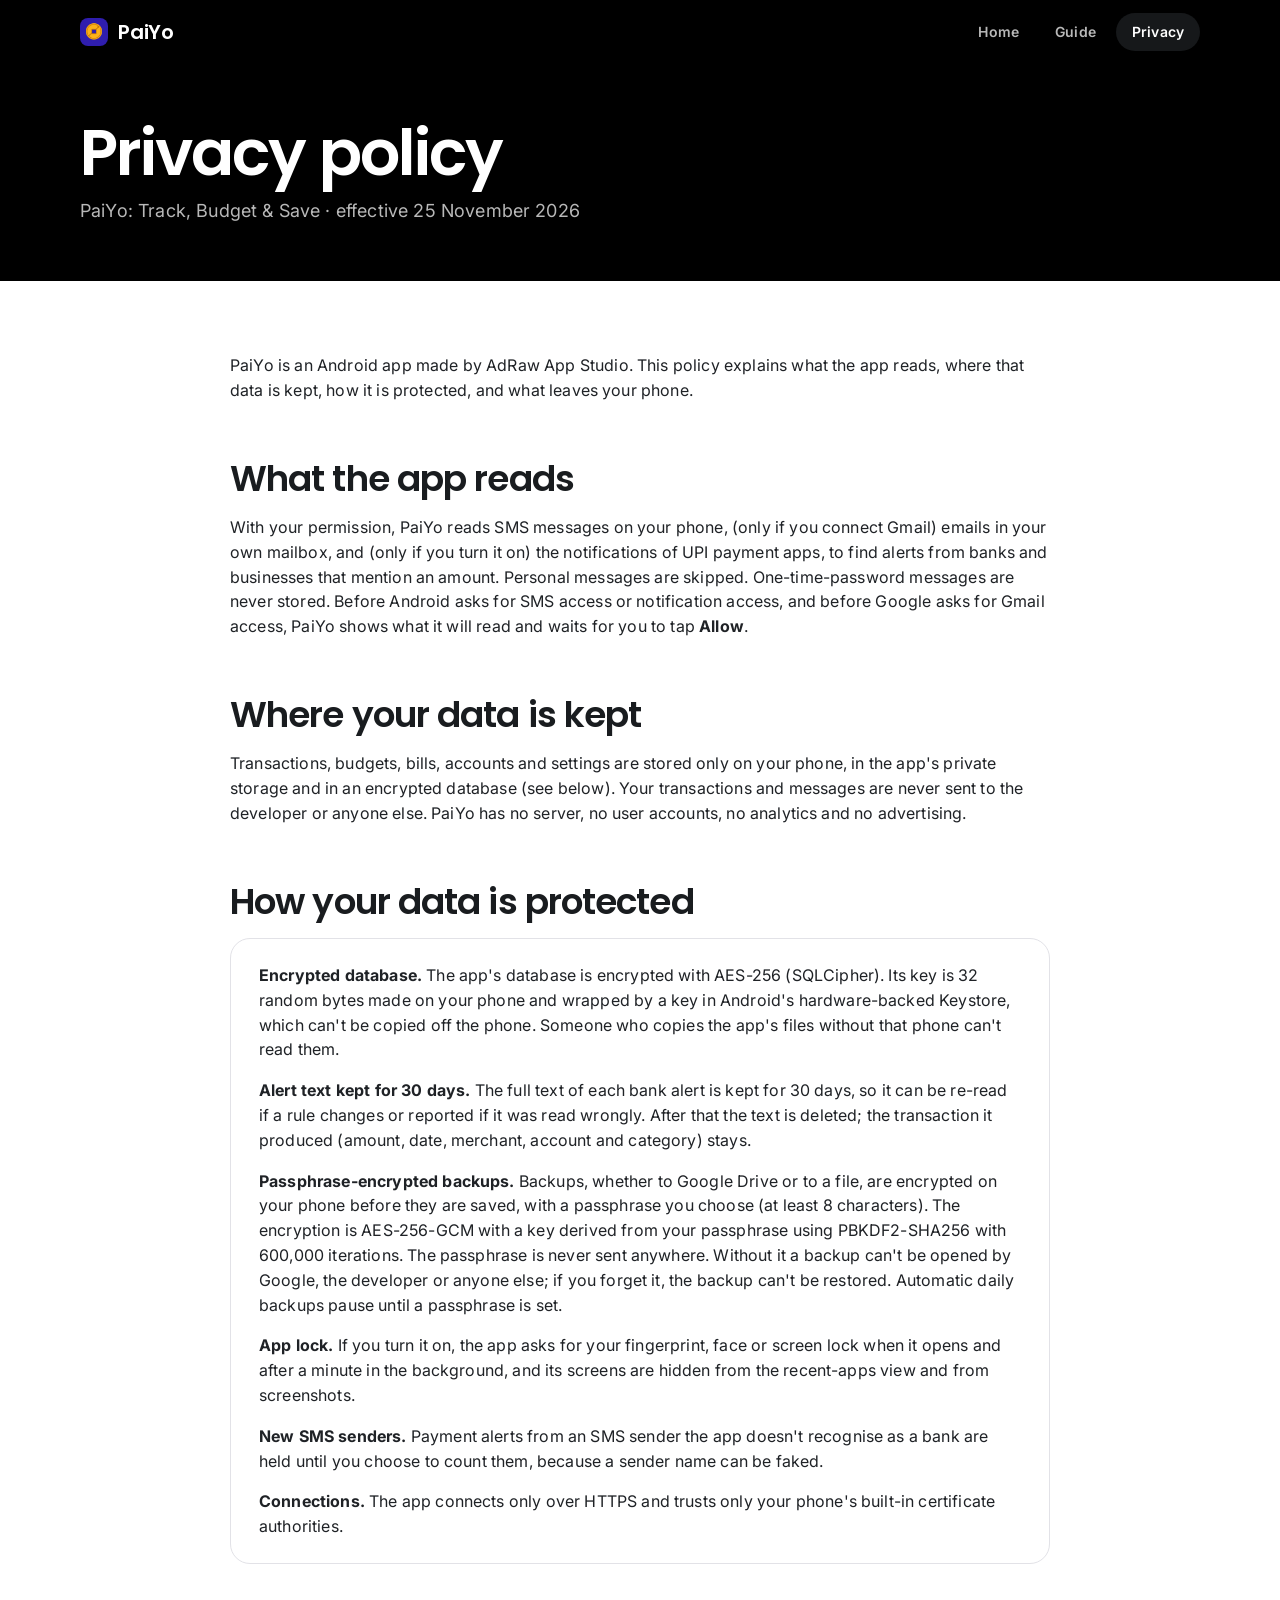
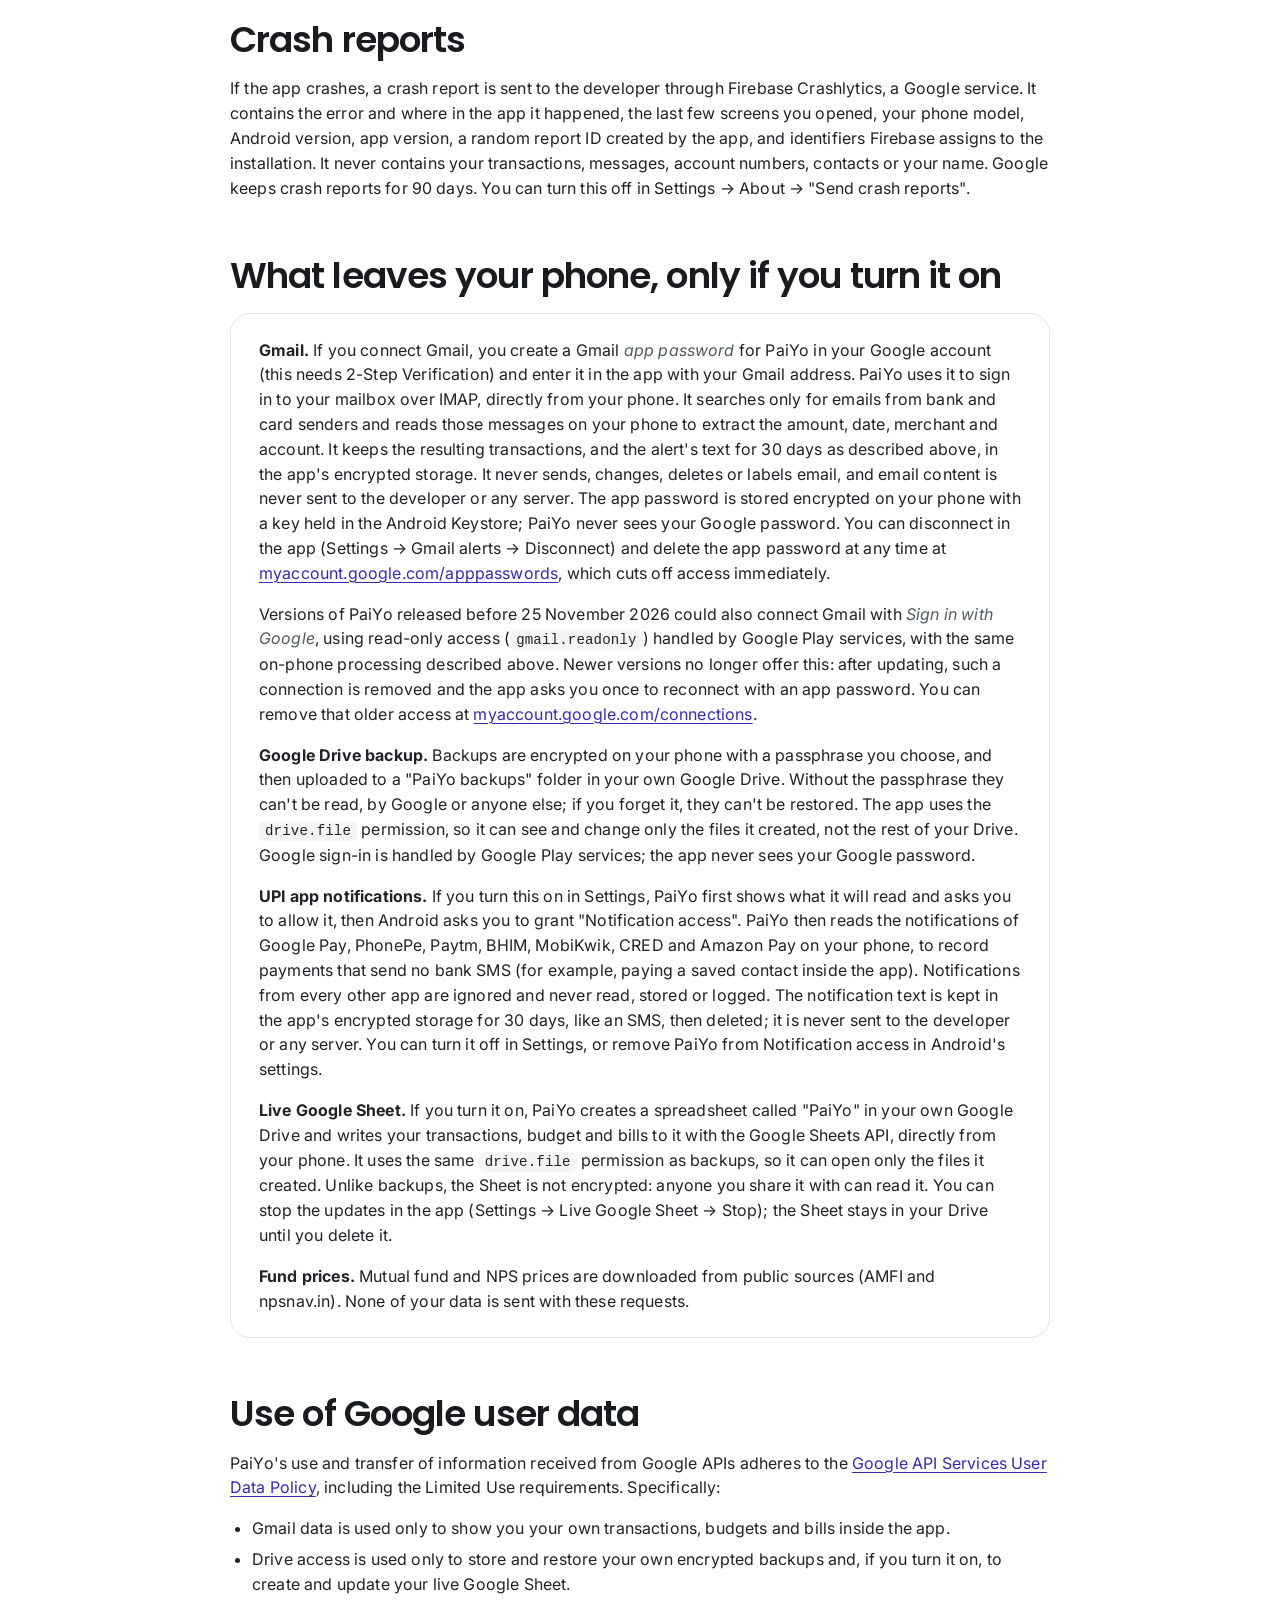
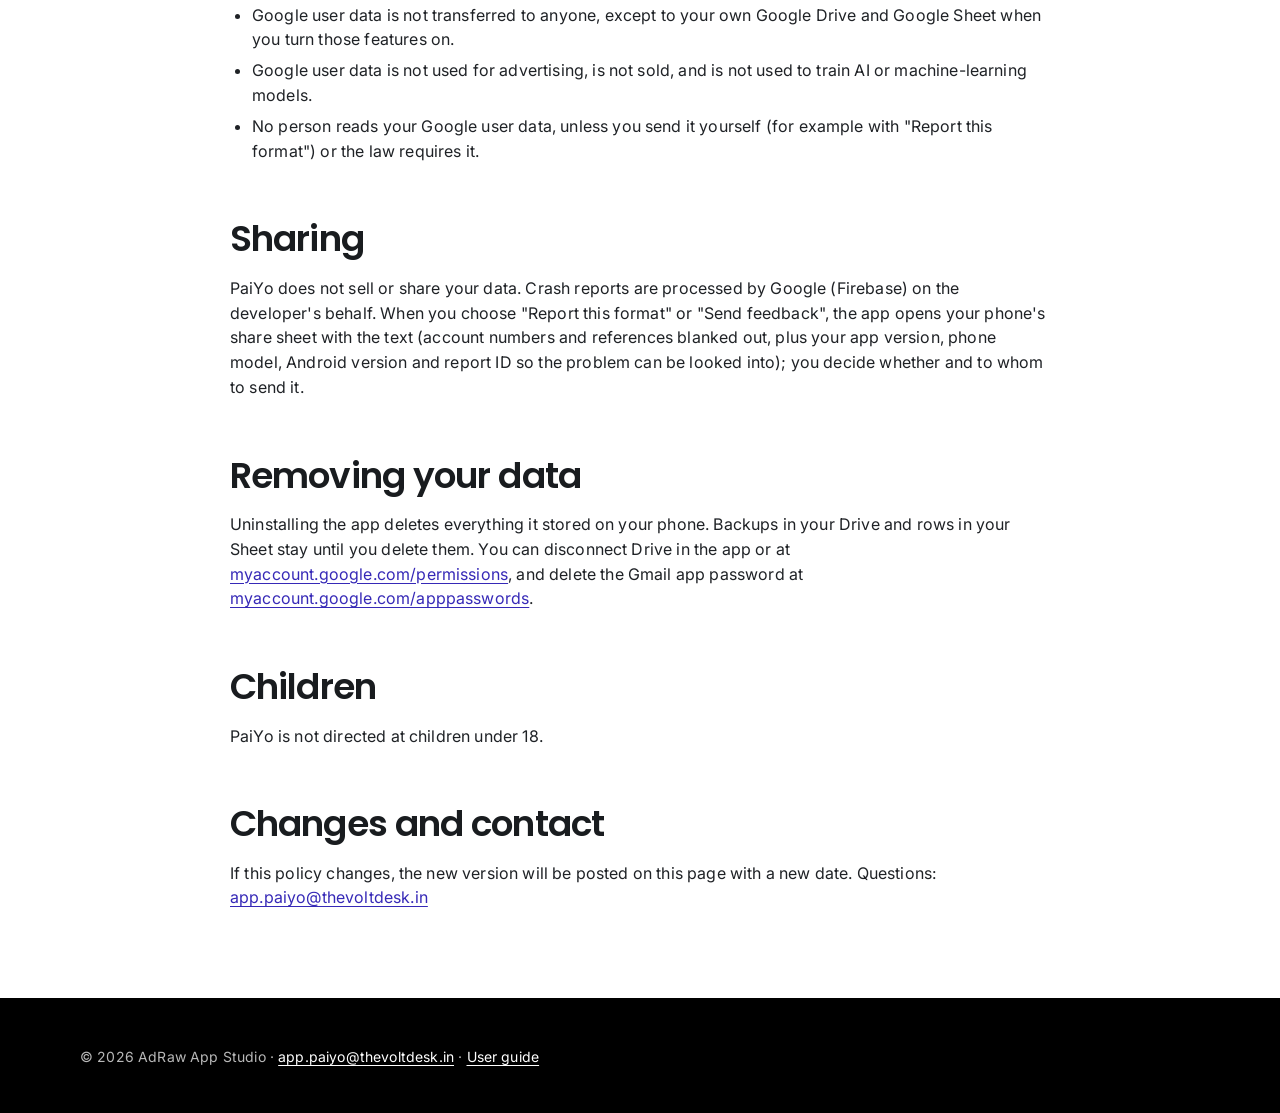
<file: privacy.html>
<!doctype html>
<html lang="en"><head><meta charset="utf-8"><meta name="viewport" content="width=device-width,initial-scale=1">
<title>PaiYo Privacy Policy</title>
<link rel="preconnect" href="https://fonts.googleapis.com"><link rel="preconnect" href="https://fonts.gstatic.com" crossorigin>
<link href="https://fonts.googleapis.com/css2?family=Inter:wght@400;600;700&family=Poppins:wght@500;600&display=swap" rel="stylesheet">
<link rel="icon" href="img/icon-32.png"><link rel="apple-touch-icon" href="img/icon-192.png"><link rel="stylesheet" href="style.css"></head>
<body>
<header class="band"><nav class="top"><a class="brand" href="index.html"><img class="coin" src="img/icon-192.png" alt="">PaiYo</a><a href="index.html">Home</a><a href="guide.html">Guide</a><a href="privacy.html" class="on">Privacy</a></nav>
<h1>Privacy policy</h1><p>PaiYo: Track, Budget &amp; Save · effective 25 November 2026</p></header>
<main class="sheet guide">
<p>PaiYo is an Android app made by AdRaw App Studio. This policy explains what the app reads, where that data is kept, how it is protected, and what leaves your phone.</p>

<h2>What the app reads</h2>
<p>With your permission, PaiYo reads SMS messages on your phone, (only if you connect Gmail) emails in your own mailbox, and (only if you turn it on) the notifications of UPI payment apps, to find alerts from banks and businesses that mention an amount. Personal messages are skipped. One-time-password messages are never stored. Before Android asks for SMS access or notification access, and before Google asks for Gmail access, PaiYo shows what it will read and waits for you to tap <b>Allow</b>.</p>

<h2>Where your data is kept</h2>
<p>Transactions, budgets, bills, accounts and settings are stored only on your phone, in the app's private storage and in an encrypted database (see below). Your transactions and messages are never sent to the developer or anyone else. PaiYo has no server, no user accounts, no analytics and no advertising.</p>

<h2>How your data is protected</h2>
<div class="card">
<p><strong>Encrypted database.</strong> The app's database is encrypted with AES-256 (SQLCipher). Its key is 32 random bytes made on your phone and wrapped by a key in Android's hardware-backed Keystore, which can't be copied off the phone. Someone who copies the app's files without that phone can't read them.</p>
<p><strong>Alert text kept for 30 days.</strong> The full text of each bank alert is kept for 30 days, so it can be re-read if a rule changes or reported if it was read wrongly. After that the text is deleted; the transaction it produced (amount, date, merchant, account and category) stays.</p>
<p><strong>Passphrase-encrypted backups.</strong> Backups, whether to Google Drive or to a file, are encrypted on your phone before they are saved, with a passphrase you choose (at least 8 characters). The encryption is AES-256-GCM with a key derived from your passphrase using PBKDF2-SHA256 with 600,000 iterations. The passphrase is never sent anywhere. Without it a backup can't be opened by Google, the developer or anyone else; if you forget it, the backup can't be restored. Automatic daily backups pause until a passphrase is set.</p>
<p><strong>App lock.</strong> If you turn it on, the app asks for your fingerprint, face or screen lock when it opens and after a minute in the background, and its screens are hidden from the recent-apps view and from screenshots.</p>
<p><strong>New SMS senders.</strong> Payment alerts from an SMS sender the app doesn't recognise as a bank are held until you choose to count them, because a sender name can be faked.</p>
<p><strong>Connections.</strong> The app connects only over HTTPS and trusts only your phone's built-in certificate authorities.</p>
</div>

<h2>Crash reports</h2>
<p>If the app crashes, a crash report is sent to the developer through Firebase Crashlytics, a Google service. It contains the error and where in the app it happened, the last few screens you opened, your phone model, Android version, app version, a random report ID created by the app, and identifiers Firebase assigns to the installation. It never contains your transactions, messages, account numbers, contacts or your name. Google keeps crash reports for 90 days. You can turn this off in Settings → About → "Send crash reports".</p>

<h2>What leaves your phone, only if you turn it on</h2>
<div class="card">
<p><strong>Gmail.</strong> If you connect Gmail, you create a Gmail <em>app password</em> for PaiYo in your Google account (this needs 2-Step Verification) and enter it in the app with your Gmail address. PaiYo uses it to sign in to your mailbox over IMAP, directly from your phone. It searches only for emails from bank and card senders and reads those messages on your phone to extract the amount, date, merchant and account. It keeps the resulting transactions, and the alert's text for 30 days as described above, in the app's encrypted storage. It never sends, changes, deletes or labels email, and email content is never sent to the developer or any server. The app password is stored encrypted on your phone with a key held in the Android Keystore; PaiYo never sees your Google password. You can disconnect in the app (Settings → Gmail alerts → Disconnect) and delete the app password at any time at <a href="https://myaccount.google.com/apppasswords">myaccount.google.com/apppasswords</a>, which cuts off access immediately.</p>
<p>Versions of PaiYo released before 25 November 2026 could also connect Gmail with <em>Sign in with Google</em>, using read-only access (<code>gmail.readonly</code>) handled by Google Play services, with the same on-phone processing described above. Newer versions no longer offer this: after updating, such a connection is removed and the app asks you once to reconnect with an app password. You can remove that older access at <a href="https://myaccount.google.com/connections">myaccount.google.com/connections</a>.</p>
<p><strong>Google Drive backup.</strong> Backups are encrypted on your phone with a passphrase you choose, and then uploaded to a "PaiYo backups" folder in your own Google Drive. Without the passphrase they can't be read, by Google or anyone else; if you forget it, they can't be restored. The app uses the <code>drive.file</code> permission, so it can see and change only the files it created, not the rest of your Drive. Google sign-in is handled by Google Play services; the app never sees your Google password.</p>
<p><strong>UPI app notifications.</strong> If you turn this on in Settings, PaiYo first shows what it will read and asks you to allow it, then Android asks you to grant "Notification access". PaiYo then reads the notifications of Google Pay, PhonePe, Paytm, BHIM, MobiKwik, CRED and Amazon Pay on your phone, to record payments that send no bank SMS (for example, paying a saved contact inside the app). Notifications from every other app are ignored and never read, stored or logged. The notification text is kept in the app's encrypted storage for 30 days, like an SMS, then deleted; it is never sent to the developer or any server. You can turn it off in Settings, or remove PaiYo from Notification access in Android's settings.</p>
<p><strong>Live Google Sheet.</strong> If you turn it on, PaiYo creates a spreadsheet called "PaiYo" in your own Google Drive and writes your transactions, budget and bills to it with the Google Sheets API, directly from your phone. It uses the same <code>drive.file</code> permission as backups, so it can open only the files it created. Unlike backups, the Sheet is not encrypted: anyone you share it with can read it. You can stop the updates in the app (Settings → Live Google Sheet → Stop); the Sheet stays in your Drive until you delete it.</p>
<p><strong>Fund prices.</strong> Mutual fund and NPS prices are downloaded from public sources (AMFI and npsnav.in). None of your data is sent with these requests.</p>
</div>

<h2>Use of Google user data</h2>
<p>PaiYo's use and transfer of information received from Google APIs adheres to the <a href="https://developers.google.com/terms/api-services-user-data-policy">Google API Services User Data Policy</a>, including the Limited Use requirements. Specifically:</p>
<ul>
<li>Gmail data is used only to show you your own transactions, budgets and bills inside the app.</li>
<li>Drive access is used only to store and restore your own encrypted backups and, if you turn it on, to create and update your live Google Sheet.</li>
<li>Google user data is not transferred to anyone, except to your own Google Drive and Google Sheet when you turn those features on.</li>
<li>Google user data is not used for advertising, is not sold, and is not used to train AI or machine-learning models.</li>
<li>No person reads your Google user data, unless you send it yourself (for example with "Report this format") or the law requires it.</li>
</ul>

<h2>Sharing</h2>
<p>PaiYo does not sell or share your data. Crash reports are processed by Google (Firebase) on the developer's behalf. When you choose "Report this format" or "Send feedback", the app opens your phone's share sheet with the text (account numbers and references blanked out, plus your app version, phone model, Android version and report ID so the problem can be looked into); you decide whether and to whom to send it.</p>

<h2>Removing your data</h2>
<p>Uninstalling the app deletes everything it stored on your phone. Backups in your Drive and rows in your Sheet stay until you delete them. You can disconnect Drive in the app or at <a href="https://myaccount.google.com/permissions">myaccount.google.com/permissions</a>, and delete the Gmail app password at <a href="https://myaccount.google.com/apppasswords">myaccount.google.com/apppasswords</a>.</p>

<h2>Children</h2>
<p>PaiYo is not directed at children under 18.</p>

<h2>Changes and contact</h2>
<p>If this policy changes, the new version will be posted on this page with a new date. Questions: <a href="mailto:app.paiyo@thevoltdesk.in">app.paiyo@thevoltdesk.in</a></p>
</main>
<footer>© 2026 AdRaw App Studio · <a href="mailto:app.paiyo@thevoltdesk.in">app.paiyo@thevoltdesk.in</a> · <a href="guide.html">User guide</a></footer>
</body></html>
</file>
<file: style.css>
/* PaiYo site. Two-mode canvas: full-bleed black bands for the story (hero, screens, privacy) slam
   against white and soft-grey bands for browsing. Display type is Poppins (the app's face) set big and
   tight; body is Inter. Pill buttons, 20px cards with hairlines instead of shadows. PaiYo indigo is
   the brand stamp: used sparingly (badge, one featured card), never as a theme wash. */
:root{
  --p:#3629B7;--on-p:#fff;
  --black:#000;--elev:#16181a;--on-dark:#fff;--on-dark-mute:rgba(255,255,255,.72);--line-dark:rgba(255,255,255,.12);
  --bg:#fff;--soft:#f4f4f4;--card:#fff;--ink:#191c1f;--body:#1f2226;--mute:#505a63;--stone:#6f7880;--line:#e2e2e7;--link:#3629B7;
  --i1:#5655B9;--i2:#ec7e00;--i3:#00a87e;--i4:#b09000;--i5:#e61e49;--i6:#007bc2;
  --wrap:1120px;--gut:20px;
  --display:Poppins,system-ui,sans-serif;--text:Inter,system-ui,sans-serif;
}
@media (prefers-color-scheme:dark){:root{
  --bg:#0f1012;--soft:#16181a;--card:#16181a;--ink:#ececf0;--body:#d9dade;--mute:#a3a8b0;--stone:#8d969e;--line:rgba(255,255,255,.12);--link:#B4AEF0;
  --elev:#1b1d20;
}}
:root{color-scheme:light dark}
.band,.sec.dark,.dock,footer{color-scheme:dark}
*{box-sizing:border-box}
html{scroll-behavior:smooth}
body{margin:0;font-family:var(--text);font-size:16px;line-height:1.55;letter-spacing:.01em;color:var(--body);background:var(--bg);-webkit-font-smoothing:antialiased}
a{color:var(--link);text-underline-offset:3px}
img{max-width:100%}
h1,h2,h3,h4{font-family:var(--display);color:var(--ink);font-weight:600;letter-spacing:-.02em}
:focus-visible{outline:2px solid var(--link);outline-offset:3px;border-radius:6px}

/* ---------- top band (all pages) ---------- */
.band{background:var(--black);color:var(--on-dark);padding:0 var(--gut) 56px}
.band h1,.band h2{color:var(--on-dark)}
.top{display:flex;align-items:center;gap:4px;max-width:var(--wrap);margin:0 auto;min-height:64px;flex-wrap:wrap}
.top a{color:var(--on-dark-mute);text-decoration:none;padding:8px 16px;border-radius:999px;font-size:14px;font-weight:600}
.top a:hover,.top a.on{color:var(--on-dark);background:var(--elev)}
.top .brand{color:var(--on-dark);font-family:var(--display);font-size:20px;margin-right:auto;display:flex;align-items:center;gap:10px;padding-left:0;letter-spacing:-.01em}
.top .brand:hover{background:none}
.coin{width:28px;height:28px;border-radius:8px;display:inline-block}
/* inner pages: title block under the nav */
.band>h1{max-width:var(--wrap);margin:56px auto 12px;font-size:clamp(36px,6vw,64px);line-height:1.02;letter-spacing:-.03em}
.band>p{max-width:var(--wrap);margin:0 auto;color:var(--on-dark-mute);font-size:18px}

/* ---------- home hero ---------- */
.hero{max-width:var(--wrap);margin:0 auto;display:grid;grid-template-columns:1.25fr 1fr;gap:48px;align-items:center;padding:56px 0 32px}
.tag{display:inline-block;background:var(--p);color:var(--on-p);border-radius:999px;padding:5px 14px;font-size:13px;font-weight:600;margin-bottom:24px;letter-spacing:.02em}
.hero h1{font-size:clamp(46px,8.4vw,104px);line-height:.98;letter-spacing:-.04em;margin:0 0 24px}
.hero .lead{font-size:18px;line-height:1.6;color:var(--on-dark-mute);max-width:540px;margin:0 0 32px}
.phone{justify-self:center;width:280px;aspect-ratio:9/19.5;border-radius:44px;background:#0a0a0a;padding:10px;border:1px solid var(--line-dark)}
.phone img,.phone .blank{width:100%;height:100%;object-fit:cover;object-position:top;border-radius:34px;display:block;background:#1a1636}
.phone .blank{display:flex;align-items:center;justify-content:center;color:#a8a3d7;font-size:13px;text-align:center;padding:20px}

/* ---------- buttons ---------- */
.btn{display:inline-flex;align-items:center;justify-content:center;min-height:48px;padding:12px 28px;border-radius:999px;font-family:var(--text);font-weight:600;font-size:16px;letter-spacing:.015em;text-decoration:none;margin:4px 10px 4px 0;background:#fff;color:#000;border:1px solid transparent;transition:background .15s,color .15s,border-color .15s}
.btn:hover{background:#c9c9cd}
.btn.ghost{background:transparent;color:var(--on-dark);border-color:rgba(255,255,255,.6)}
.btn.ghost:hover{background:var(--elev);border-color:#fff}
.btn.dark{background:var(--ink);color:var(--bg)}
.btn.dark:hover{background:var(--mute)}

/* ---------- full-bleed sections (home) ---------- */
.sec{padding:88px var(--gut)}
.sec.soft{background:var(--soft)}
.sec.dark{background:var(--black);color:var(--on-dark-mute)}
.sec.dark h2,.sec.dark b{color:var(--on-dark)}
.sec.dark a{color:#fff;font-weight:700}
.wrap{max-width:var(--wrap);margin:0 auto}
.sec h2{font-size:clamp(34px,5.2vw,60px);line-height:1.04;letter-spacing:-.035em;margin:0 0 16px;max-width:820px}
.sec .intro{font-size:18px;color:var(--mute);max-width:640px;margin:0 0 40px}
.sec.dark .intro{color:var(--on-dark-mute)}
.sec .intro a{font-weight:600}

/* feature cards */
.tiles{display:grid;grid-template-columns:repeat(auto-fit,minmax(min(100%,300px),1fr));gap:16px}
.tile{background:var(--card);border:1px solid var(--line);border-radius:20px;padding:28px}
.tile .ic{width:48px;height:48px;border-radius:14px;display:flex;align-items:center;justify-content:center;color:#fff;font-family:var(--display);font-weight:600;font-size:20px;margin-bottom:20px}
.tile b{display:block;font-family:var(--display);font-size:20px;line-height:1.3;letter-spacing:-.01em;color:var(--ink);margin-bottom:8px;font-weight:600}
.tile p{margin:0;font-size:15px;color:var(--mute)}
.ic.i1{background:var(--i1)}.ic.i2{background:var(--i2)}.ic.i3{background:var(--i3)}.ic.i4{background:var(--i4)}.ic.i5{background:var(--i5)}.ic.i6{background:var(--i6)}

/* dark cards (privacy band) */
.dcards{display:grid;grid-template-columns:repeat(auto-fit,minmax(min(100%,250px),1fr));gap:16px}
.dcard{background:var(--elev);border-radius:20px;padding:28px;color:var(--on-dark-mute);font-size:15px}
.dcard b{display:block;font-family:var(--display);font-size:20px;line-height:1.3;color:var(--on-dark);margin-bottom:8px;font-weight:600;letter-spacing:-.01em}
.dcard.featured{background:var(--p);color:rgba(255,255,255,.88);grid-column:1/-1;display:flex;flex-wrap:wrap;align-items:center;justify-content:space-between;gap:16px 32px}
.dcard.featured b{font-size:clamp(24px,3.4vw,36px);line-height:1.1;margin:0;letter-spacing:-.025em}
.dcard.featured span{max-width:420px}

/* catalogue rows (Built for India) */
.rows{display:grid;grid-template-columns:repeat(auto-fit,minmax(min(100%,420px),1fr));column-gap:48px}
.row{border-top:1px solid var(--line);padding:24px 0}
.row b{display:block;font-family:var(--display);font-size:18px;color:var(--ink);margin-bottom:6px;font-weight:600;letter-spacing:-.01em}
.row p{margin:0;color:var(--mute);font-size:15px}

/* closing call to action */
.cta{text-align:center}
.cta h2,.cta .intro{margin-left:auto;margin-right:auto}
.cta .intro{margin-bottom:28px}
.cta .note{color:var(--stone);font-size:14px;max-width:560px;margin:28px auto 0}

/* ---------- screenshots ---------- */
.shots{display:flex;gap:20px;overflow-x:auto;padding:8px 2px 20px;scroll-snap-type:x mandatory;scrollbar-width:thin}
.shots figure,.shot{margin:0;scroll-snap-align:start;flex:none}
.shots img,.shot img{width:220px;height:476px;object-fit:cover;object-position:top;border-radius:28px;border:6px solid #000;background:#000;display:block;outline:1px solid var(--line)}
.sec.dark .shots img{outline-color:var(--line-dark)}
.shotpair{float:right;clear:right;display:flex;gap:14px;margin:0 0 16px 24px}
.shot{width:200px}
.shot img{width:200px;height:432px}
figcaption{font-size:14px;color:var(--stone);text-align:center;margin-top:10px}
.sec.dark figcaption{color:var(--on-dark-mute)}
figcaption a{text-decoration:none}
.shot.missing,.shots figure.missing{display:none}

/* ---------- dock-style page nav ---------- */
.dock{position:sticky;bottom:16px;z-index:5;margin:40px auto 0;width:max-content;max-width:calc(100% - 24px);display:flex;gap:2px;padding:6px;border-radius:999px;
  background:rgba(0,0,0,.88);backdrop-filter:blur(14px);-webkit-backdrop-filter:blur(14px);border:1px solid var(--line-dark);overflow-x:auto;scrollbar-width:none}
.dock a{text-decoration:none;color:var(--on-dark-mute);font-size:13px;font-weight:600;padding:9px 14px;border-radius:999px;white-space:nowrap;transition:background .15s,color .15s}
.dock a:hover{background:var(--elev);color:#fff}
/* home: the dock floats over the page and takes no room of its own at the end */
main>.dock{margin:-50px auto 0;translate:0 -24px}

/* ---------- reading pages (guide, privacy) ---------- */
.sheet{max-width:860px;margin:0 auto;padding:56px var(--gut) 72px}
.guide h2{font-size:clamp(26px,3.6vw,36px);line-height:1.12;letter-spacing:-.025em;margin:56px 0 14px}
.guide h3{font-size:22px;line-height:1.25;margin:40px 0 10px;letter-spacing:-.015em}
.guide h4{font-size:17px;margin:28px 0 8px}
.guide h2,.guide h3,.guide .shots{clear:both}
.guide p em{color:var(--mute)}
.guide ol,.guide ul{padding-left:22px}
.guide li{margin:6px 0}
.guide table{border-collapse:collapse;width:100%;font-size:14px;margin:16px 0;display:block;overflow-x:auto}
.guide th,.guide td{border-bottom:1px solid var(--line);padding:12px 14px 12px 0;vertical-align:top;text-align:left}
.guide th{font-weight:600;color:var(--ink);border-bottom-color:var(--ink)}
.guide code{background:var(--soft);padding:2px 6px;border-radius:6px;font-size:.88em}
.guide hr{border:0;border-top:1px solid var(--line);margin:40px 0}
.guide .toc,.guide>ol:first-of-type{background:var(--soft);border-radius:20px;padding:24px 24px 24px 44px}
.card{background:var(--card);border:1px solid var(--line);border-radius:20px;padding:24px 28px;margin:16px 0}
.card ul{margin:0;padding-left:20px}
.card p:first-child{margin-top:0}.card p:last-child{margin-bottom:0}
.muted{color:var(--mute);font-size:15px}

/* ---------- footer ---------- */
footer{background:var(--black);color:var(--on-dark-mute);font-size:14px;padding:48px max(var(--gut),calc((100% - var(--wrap))/2))}
footer a{color:var(--on-dark)}

/* ---------- small screens ---------- */
@media (max-width:860px){
  .hero{grid-template-columns:1fr;gap:40px;padding-top:32px}
  .phone{width:230px}
  .sec{padding:64px var(--gut)}
  .shotpair{float:none;overflow-x:auto;margin:0 0 16px}
  .shot{flex:none}
}
@media (max-width:425px){
  .top a{padding:8px 12px}
  .shots img{width:190px;height:412px}
}
@media (prefers-reduced-motion:reduce){html{scroll-behavior:auto}*{transition:none!important}}
</file>
